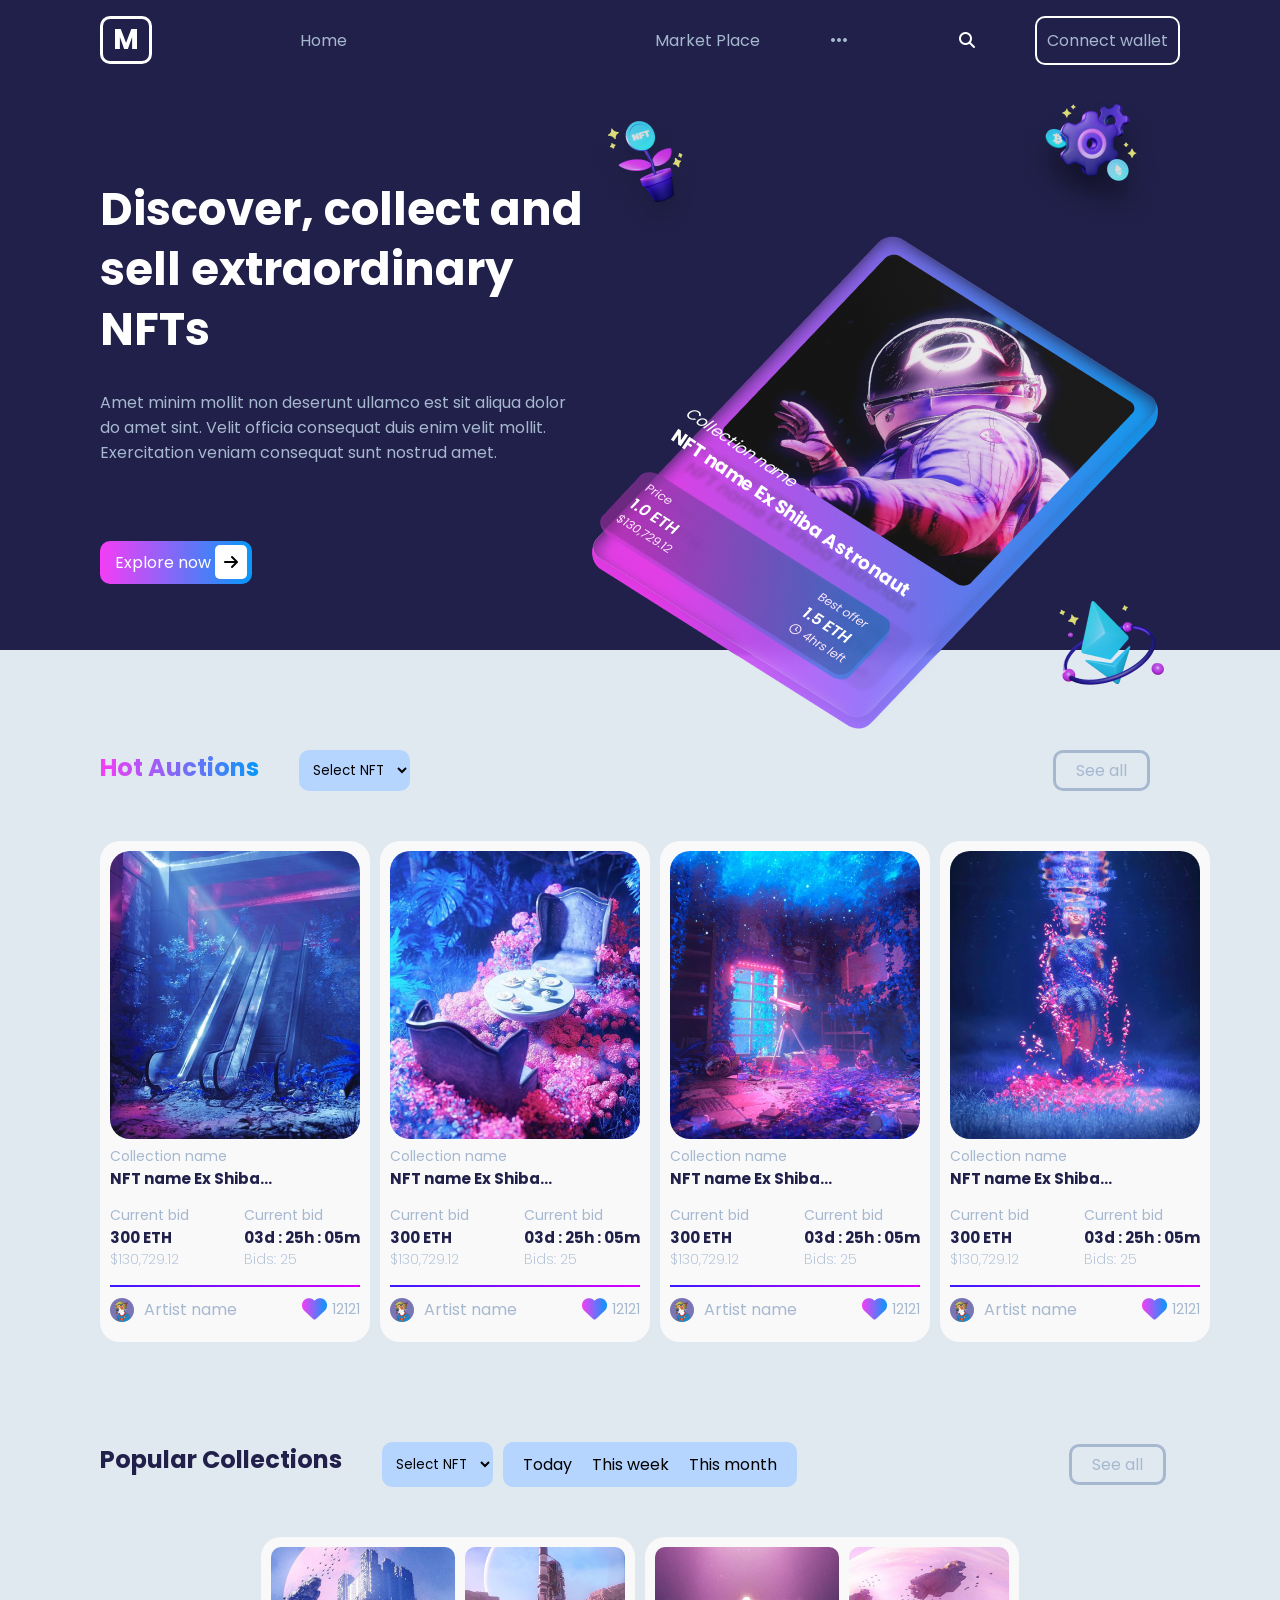
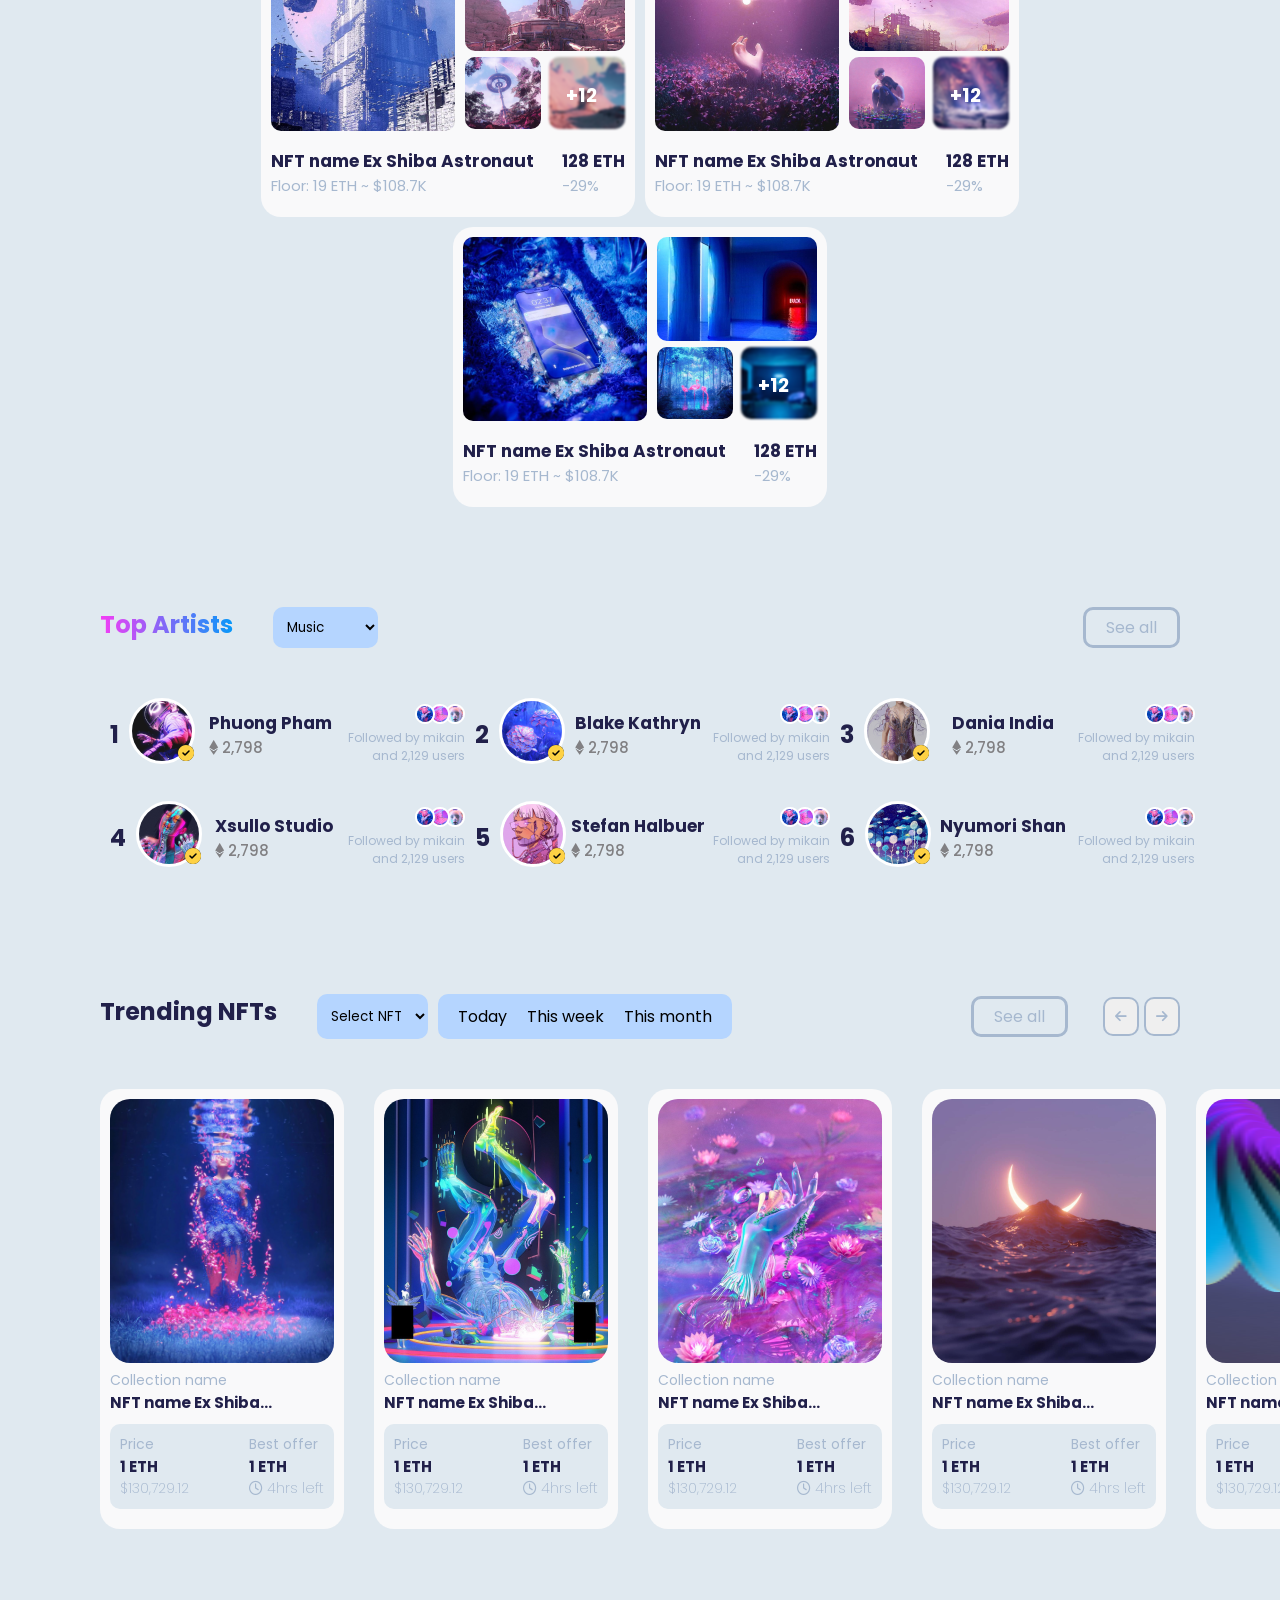
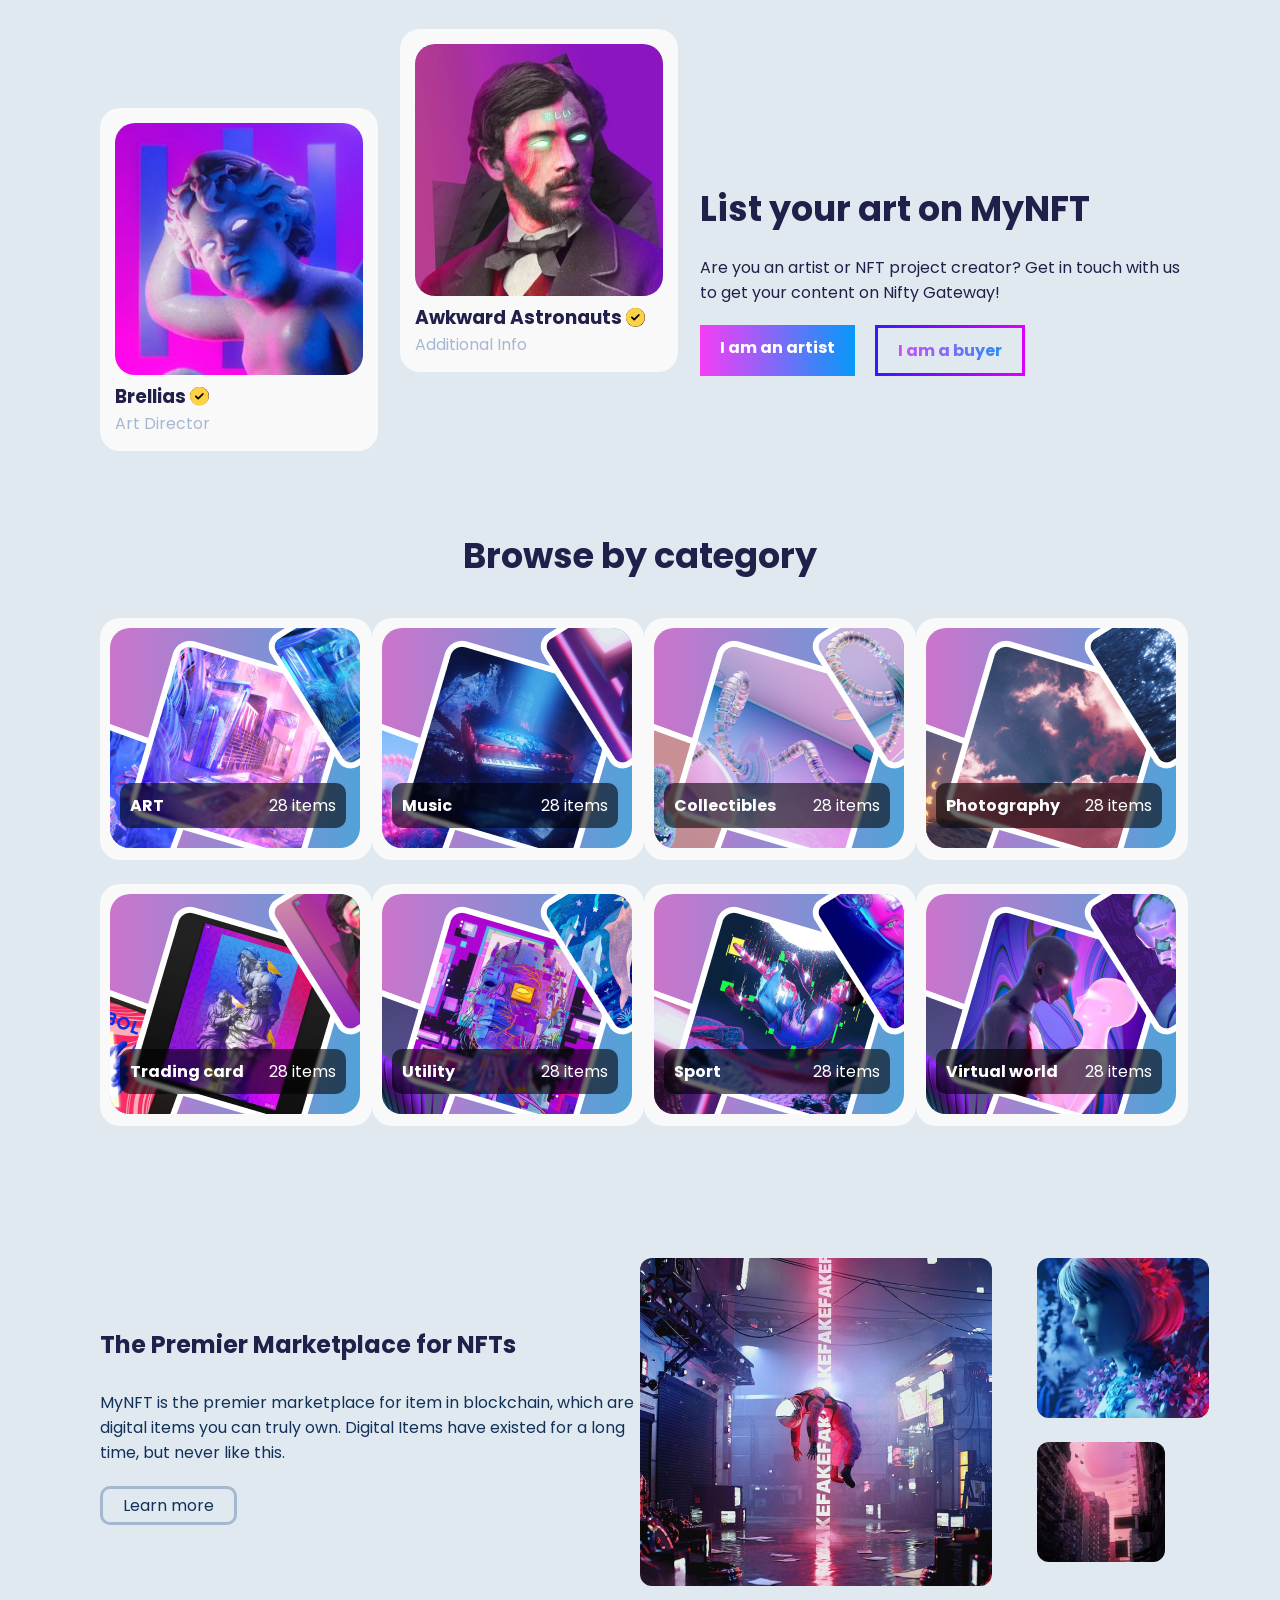
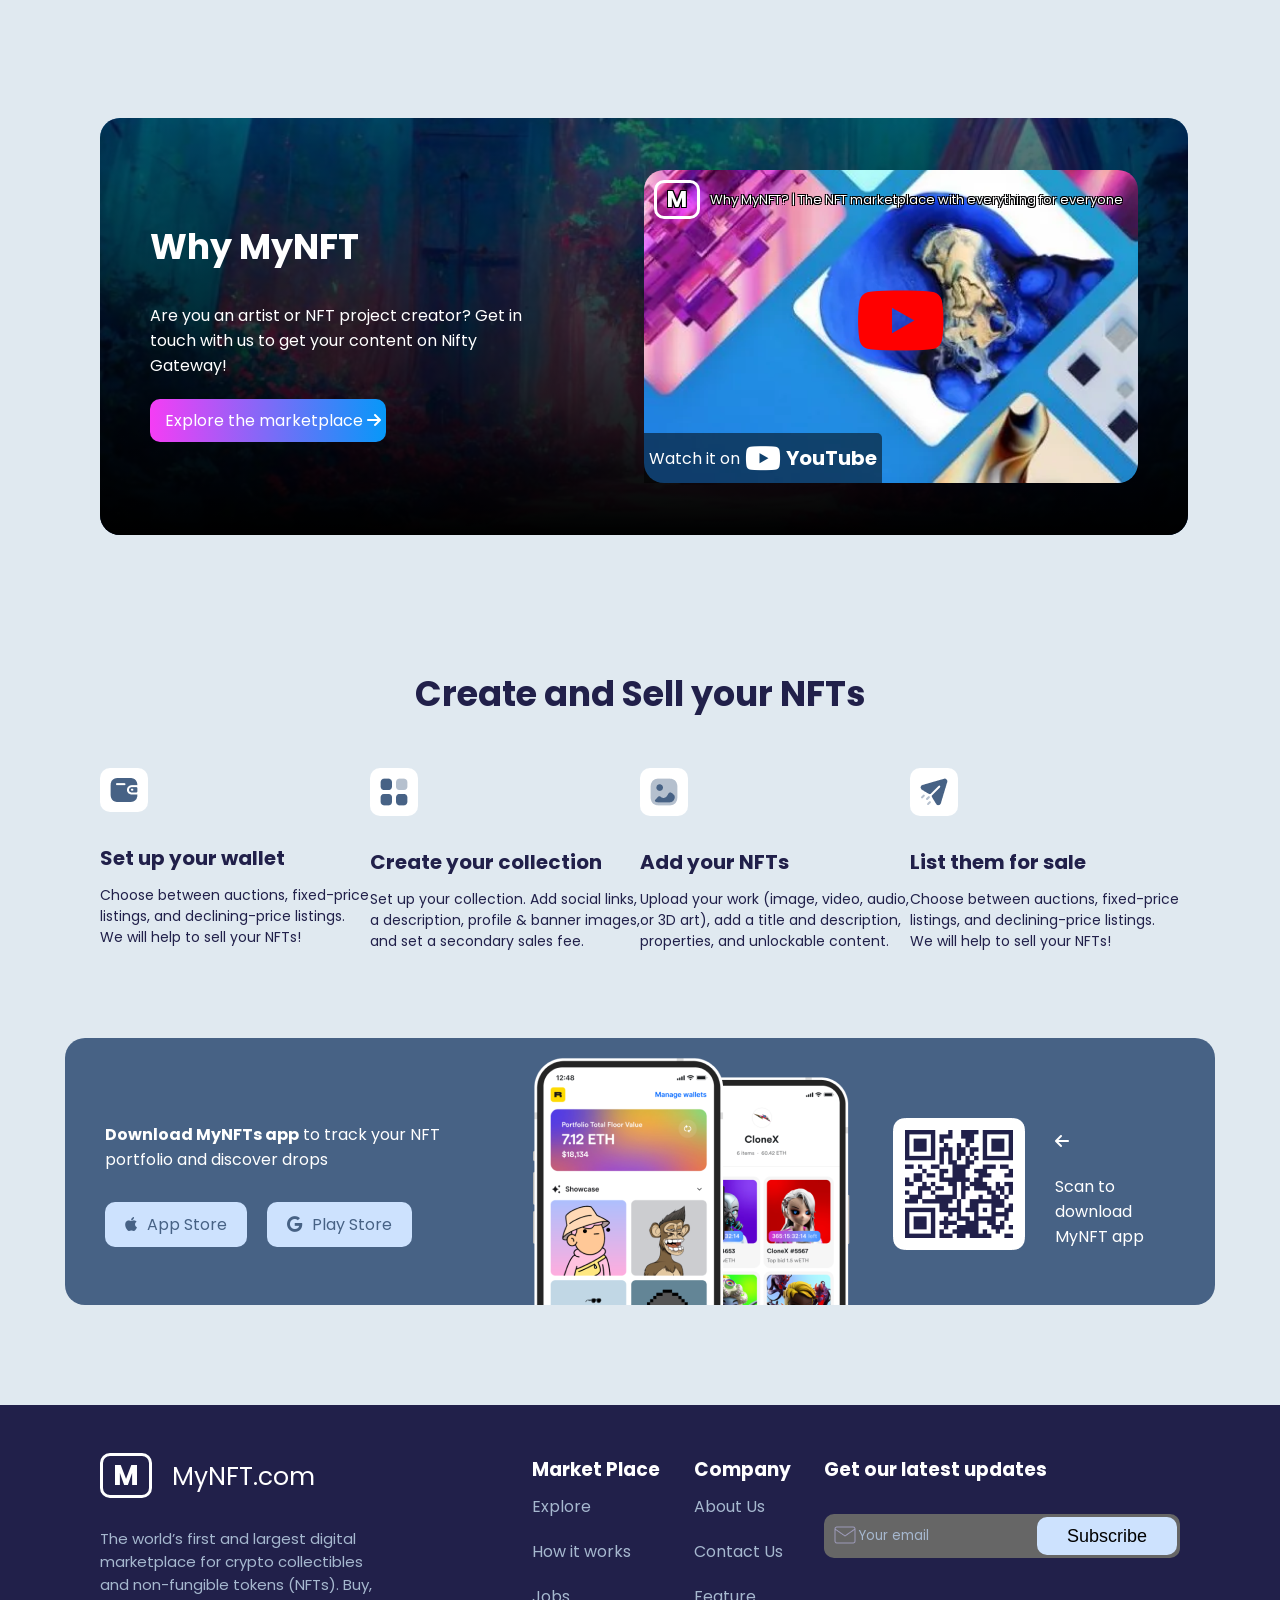
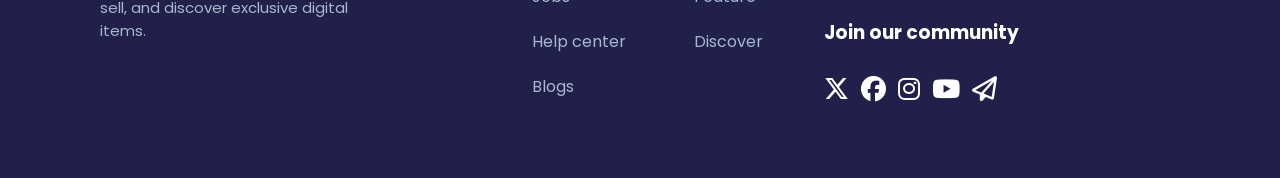
<file: index.html>
<!DOCTYPE html>
<html lang="en">

<head>
    <meta charset="UTF-8">
    <meta name="viewport" content="width=device-width, initial-scale=1.0">
    <title>JEFAN</title>
    <link rel="stylesheet" href="./styles/index.css">
    <link rel="stylesheet" href="https://cdnjs.cloudflare.com/ajax/libs/font-awesome/6.4.2/css/all.min.css"
        integrity="sha512-z3gLpd7yknf1YoNbCzqRKc4qyor8gaKU1qmn+CShxbuBusANI9QpRohGBreCFkKxLhei6S9CQXFEbbKuqLg0DA=="
        crossorigin="anonymous" referrerpolicy="no-referrer" />
</head>

<body>
    <!-- This is for the overlay search bar -->
    <div id="overlay">
        <form action="">
            <span id="close-btn">
                <i class="fa-solid fa-close "></i>Close
            </span>
            <input type="search" name="" placeholder="Search" id="search-bar">
        </form>
    </div>
    <!-- Mobile menu -->
    <section id="mobile-menu">
        <span id="close-btn" onclick="closeSideNavBar()">
            <i class="fa-solid fa-close "></i>
        </span>
        <ul class="mobile-menu-content">
            <li><a href="./index.html" class="mobile-menu-links">Home</a></li>
            <li class="dropdown">
                <span class="mobile-menu-links" id="marketplace-dropdown2" onclick="showMobileMarketDropdown()">Market
                    Place</span>
                <ul class="dropdown-content" id="mobile-marketplace-dropdown-content2">
                    <li class="li-bottom"><a href="./pages/collection.html"><i class="fa-solid fa-layer-group"></i>
                            Collections</a></li>
                    <li><a href="./pages/artist.html"><i class="fa-solid fa-user-group"></i>Artists</a></li>
                </ul>
            </li>
            <li><a href="./pages/nftOfArtist.html" class="mobile-menu-links">All NFTs</a></li>
            <li><a href="./pages/Activities.html" class="mobile-menu-links">Activities</a></li>
            <li><a href="./pages/nftDetailsLogedin.html" class="mobile-menu-links">Sign Up</a></li>
            <li><a href="./pages/listForSale.html" class="mobile-menu-links">List For Sale</a></li>
        </ul>
    </section>

    <header>
        <span class="logo">M</span>
        <nav>
            <ul class="nav-list">
                <li><a href="./index.html" class="nav-link home">Home</a></li>
                <li class="dropdown">
                    <span class="nav-link" id="marketplace-dropdown" onclick="showMarketPlaceMenu()">Market Place</span>
                    <ul class="dropdown-content" id="marketplace-dropdown-content">
                        <li class="li-bottom"><a href="#"><i class="fa-solid fa-layer-group"></i>
                                Collections</a></li>
                        <li><a href="#"><i class="fa-solid fa-user-group"></i>Artists</a></li>
                    </ul>
                </li>

            </ul>
            <span href="" class="toggle-dot" onclick="toggleBtnMenu()">...</span>
            <div class="extra-dropdown">
                <ul class="extra-dropdown-content" id="extra-dropdown-content">
                    <li><a href="#">List for sale</a></li>
                    <li><a href="#">Collection of artist</a></li>
                    <li><a href="#">Artist Register</a></li>
                    <li><a href="#">Error Page</a></li>
                    <li><a href="#">Profile settings</a></li>
                    <li><a href="#">Userpage</a></li>
                </ul>
            </div>
            <i class="fa-solid fa-magnifying-glass" id="fa-magnifying-glass"></i>
            <a href="./pages/connectWallet.html" class="connect-wallet-btn">Connect wallet</a>
            <i class="fa-solid fa-bars" onclick="showSideNav()"></i>
        </nav>
    </header>
    <main>
        <section class="hero-section">
            <div class="hero-left">
                <h1>Discover, collect and sell extraordinary NFTs</h1>
                <p>Amet minim mollit non deserunt ullamco est sit aliqua dolor do amet sint. Velit officia consequat
                    duis enim velit mollit. Exercitation veniam consequat sunt nostrud amet.</p>
                <a href="./pages/nftList1.html" class="hero-btn">Explore now <i class="fa-solid fa-arrow-right"></i></a>
            </div>
            <div class="hero-right">
                <img src="./images/index/09 Gear NFT.png" alt="" class="hero-stickers-1">
                <img src="./images/index/08 gear nft.png" alt="" class="hero-stickers-2">
                <img src="./images/index/07 Gear NFT.png" alt="" class="hero-stickers-3">
                <span class="hero-right-img">
                    <div class="collection-name">
                        <p>Collection name</p>
                        <h3>NFT name Ex Shiba Astronaut</h3>
                    </div>
                    <img src="./images/index/hero-Price.png" alt="" class="hero-price">
                    <img src="./images/index/hero-img.png" alt="" class="hero-img">

                </span>
            </div>
        </section>
        <section class="hot-auction">
            <div class="hot-auction-title-row">
                <div class="hot-auction-title-left">
                    <h1>Hot Auctions</h1>
                    <select name="" id="">
                        <option value="">Select NFT</option>
                        <option value="">Bitcoin</option>
                        <option value="">Ethereum</option>
                        <option value="">Usdt</option>
                        <option value="">Shiba Inu</option>
                    </select>
                </div>
                <div class="hot-auction-title-right">
                    <a href="" class="auction-see-all-link">See all</a>
                </div>
            </div>
            <div class="hot-auction-flex-container">
                <div class="hot-auction-flex-items">
                    <img src="./images/index/hot-auction-img1.png" alt="" class="hot-section-img">
                    <a href="./pages/nftDetailsLogedin.html">
                        <div class="collection-name">
                            <p>Collection name</p>
                            <h3>NFT name Ex Shiba...</h3>
                        </div>
                        <div class="current-bid">
                            <div class="current-bid-price">
                                <p>Current bid</p>
                                <h4>300 ETH</h4>
                                <h5>$130,729.12</h5>
                            </div>
                            <div class="current-bid-timer">
                                <p>Current bid</p>
                                <h4>03d : 25h : 05m</h4>
                                <h5>Bids: 25</h5>
                            </div>
                        </div>
                        <div class="profile-avatar">
                            <span class="profile-avatar-left">
                                <img src="./images/index/Avatar.png" alt="">
                                <p>Artist name</p>
                            </span>
                            <span class="profile-avatar-right">
                                <i class="fa-solid fa-heart"></i>
                                <p>12121</p>
                            </span>
                        </div>
                    </a>
                    <span class="hot-auction-hover-item-bid"> <i class="fa-solid fa-ellipsis-vertical"></i><a
                            href="./pages/nftDetailsLogedin.html">Place a bid</a></span>
                </div>
                <div class="hot-auction-flex-items">
                    <img src="./images/index/hot-auction-img2.png" alt="" class="hot-section-img">
                    <a href="./pages/nftDetailsLogedin.html">
                        <div class="collection-name">
                            <p>Collection name</p>
                            <h3>NFT name Ex Shiba...</h3>
                        </div>
                        <div class="current-bid">
                            <div class="current-bid-price">
                                <p>Current bid</p>
                                <h4>300 ETH</h4>
                                <h5>$130,729.12</h5>
                            </div>
                            <div class="current-bid-timer">
                                <p>Current bid</p>
                                <h4>03d : 25h : 05m</h4>
                                <h5>Bids: 25</h5>
                            </div>
                        </div>
                        <div class="profile-avatar">
                            <span class="profile-avatar-left">
                                <img src="./images/index/Avatar.png" alt="">
                                <p>Artist name</p>
                            </span>
                            <span class="profile-avatar-right">
                                <i class="fa-solid fa-heart"></i>
                                <p>12121</p>
                            </span>
                        </div>
                    </a>
                    <span class="hot-auction-hover-item-bid"> <i class="fa-solid fa-ellipsis-vertical"></i><a
                            href="./pages/nftDetailsLogedin.html">Place a bid</a></span>
                </div>
                <div class="hot-auction-flex-items">
                    <img src="./images/index/hot-auction-img3.png" alt="" class="hot-section-img">
                    <a href="./pages/nftDetailsLogedin.html">
                        <div class="collection-name">
                            <p>Collection name</p>
                            <h3>NFT name Ex Shiba...</h3>
                        </div>
                        <div class="current-bid">
                            <div class="current-bid-price">
                                <p>Current bid</p>
                                <h4>300 ETH</h4>
                                <h5>$130,729.12</h5>
                            </div>
                            <div class="current-bid-timer">
                                <p>Current bid</p>
                                <h4>03d : 25h : 05m</h4>
                                <h5>Bids: 25</h5>
                            </div>
                        </div>
                        <div class="profile-avatar">
                            <span class="profile-avatar-left">
                                <img src="./images/index/Avatar.png" alt="">
                                <p>Artist name</p>
                            </span>
                            <span class="profile-avatar-right">
                                <i class="fa-solid fa-heart"></i>
                                <p>12121</p>
                            </span>
                        </div>
                    </a>
                    <span class="hot-auction-hover-item-bid"> <i class="fa-solid fa-ellipsis-vertical"></i><a
                            href="./pages/nftDetailsLogedin.html">Place a bid</a></span>
                </div>
                <div class="hot-auction-flex-items">
                    <img src="./images/index/hot-auction-img4.png" alt="" class="hot-section-img">
                    <a href="./pages/nftDetailsLogedin.html">
                        <div class="collection-name">
                            <p>Collection name</p>
                            <h3>NFT name Ex Shiba...</h3>
                        </div>
                        <div class="current-bid">
                            <div class="current-bid-price">
                                <p>Current bid</p>
                                <h4>300 ETH</h4>
                                <h5>$130,729.12</h5>
                            </div>
                            <div class="current-bid-timer">
                                <p>Current bid</p>
                                <h4>03d : 25h : 05m</h4>
                                <h5>Bids: 25</h5>
                            </div>
                        </div>
                        <div class="profile-avatar">
                            <span class="profile-avatar-left">
                                <img src="./images/index/Avatar.png" alt="">
                                <p>Artist name</p>
                            </span>
                            <span class="profile-avatar-right">
                                <i class="fa-solid fa-heart"></i>
                                <p>12121</p>
                            </span>
                        </div>
                    </a>
                    <span class="hot-auction-hover-item-bid"> <i class="fa-solid fa-ellipsis-vertical"></i><a
                            href="./pages/nftDetailsLogedin.html">Place a bid</a></span>
                </div>
            </div>
        </section>
        <section class="popular-collection">
            <div class="popular-collection-title-row">
                <div class="title-row-left">
                    <h1>Popular Collections</h1>
                    <select name="" id="">
                        <option value="">Select NFT</option>
                        <option value="">Bitcoin</option>
                        <option value="">Ethereum</option>
                        <option value="">Usdt</option>
                        <option value="">Shiba Inu</option>
                    </select>
                    <span class="title-row-days">
                        <p>Today</p>
                        <p>This week</p>
                        <p>This month</p>
                    </span>
                </div>
                <div class="title-row-right">
                    <a href="./pages/collection.html" class="auction-see-all-link">See all</a>
                </div>
            </div>
            <div class="popular-collection-flex-container">
                <div class="popular-collection-flex-items">
                    <a href="./pages/collectionDetail.html">
                        <div class="img-section">
                            <div class="img-section-left">
                                <img src="./images/index/popular-collection-flex-item1-img1.png" alt=""
                                    class="img-section-big-img">
                            </div>
                            <div class="img-section-right">
                                <img src="./images/index/popular-collection-flex-item1-img2.png" alt=""
                                    class="img-section-small-img">
                                <img src="./images/index/popular-collection-flex-item1-img3.png" alt=""
                                    class="img-section-smaller-img">
                                <span>
                                    <img src="./images/index/popular-collection-flex-item1-more-img.png" alt=""
                                        class="img-section-smaller-img more-img">
                                    <h3>+12</h3>
                                </span>

                            </div>
                        </div>
                        <div class="info-section">
                            <span>
                                <h2>NFT name Ex Shiba Astronaut</h2>
                                <p>Floor: 19 ETH ~ $108.7K</p>
                            </span>
                            <span>
                                <h2>128 ETH</h2>
                                <p>-29%</p>
                            </span>
                        </div>
                    </a>
                </div>
                <div class="popular-collection-flex-items">
                    <a href="./pages/collectionDetail.html">
                        <div class="img-section">
                            <div class="img-section-left">
                                <img src="./images/index/popular-collection-flex-item2-img1.png" alt=""
                                    class="img-section-big-img">
                            </div>
                            <div class="img-section-right">
                                <img src="./images/index/popular-collection-flex-item2-img2.png" alt=""
                                    class="img-section-small-img">
                                <img src="./images/index/popular-collection-flex-item2-img3.png" alt=""
                                    class="img-section-smaller-img">
                                <span>
                                    <img src="./images/index/popular-collection-flex-item2-more-img.png" alt=""
                                        class="img-section-smaller-img more-img">
                                    <h3>+12</h3>
                                </span>

                            </div>
                        </div>
                        <div class="info-section">
                            <span>
                                <h2>NFT name Ex Shiba Astronaut</h2>
                                <p>Floor: 19 ETH ~ $108.7K</p>
                            </span>
                            <span>
                                <h2>128 ETH</h2>
                                <p>-29%</p>
                            </span>
                        </div>
                    </a>
                </div>
                <div class="popular-collection-flex-items">
                    <a href="./pages/collectionDetail.html">
                        <div class="img-section">
                            <div class="img-section-left">
                                <img src="./images/index/popular-collection-flex-item3-img1.png" alt=""
                                    class="img-section-big-img">
                            </div>
                            <div class="img-section-right">
                                <img src="./images/index/popular-collection-flex-item3-img2.png" alt=""
                                    class="img-section-small-img">
                                <img src="./images/index/popular-collection-flex-item3-img3.png" alt=""
                                    class="img-section-smaller-img">
                                <span>
                                    <img src="./images/index/popular-collection-flex-item3-more-img.png" alt=""
                                        class="img-section-smaller-img more-img">
                                    <h3>+12</h3>
                                </span>

                            </div>
                        </div>
                        <div class="info-section">
                            <span>
                                <h2>NFT name Ex Shiba Astronaut</h2>
                                <p>Floor: 19 ETH ~ $108.7K</p>
                            </span>
                            <span>
                                <h2>128 ETH</h2>
                                <p>-29%</p>
                            </span>
                        </div>
                    </a>
                </div>
            </div>
        </section>
        <section class="top-artist-collection">
            <div class="top-artist-title-row">
                <div class="top-artist-left">
                    <h1>Top Artists</h1>
                    <select name="" id="">
                        <option value="">Music</option>
                        <option value="">Bitcoin</option>
                        <option value="">Ethereum</option>
                        <option value="">Usdt</option>
                        <option value="">Shiba Inu</option>
                    </select>
                </div>
                <div class="top-artist-right">
                    <a href="" class="auction-see-all-link">See all</a>

                </div>
            </div>
            <div class="top-artist-container">
                <div class="top-artist-items top-artist-items1">
                    <span class="profile-pics">
                        <h1>1</h1>
                        <div class="profile-verified">
                            <a href="./pages/artist.html">
                                <img src="./images/index/top-artist-profile-img1.png" alt="">
                                <i class="fa-solid fa-circle-check"></i>
                            </a>

                        </div>
                    </span>
                    <span class="profile-name">
                        <h3><a href="./pages/artist.html">Phuong Pham</a></h3>
                        <p><i class="fa-brands fa-ethereum"></i> 2,798</p>
                    </span>
                    <span class="followers">
                        <div class="followers-display-pic">
                            <img src="./images/index/top-artist-followers-img1.png" alt=""
                                class="followers-display-pic1"><img src="./images/index/top-artist-followers-img2.png"
                                alt="" class="followers-display-pic2"><img
                                src="./images/index/top-artist-followers-img3.png" alt=""
                                class="followers-display-pic3">
                        </div>
                        <p>Followed by mikain and 2,129 users</p>
                    </span>
                </div>
                <div class="top-artist-items top-artist-items2">
                    <span class="profile-pics">
                        <h1>2</h1>
                        <div class="profile-verified">
                            <a href="./pages/artist.html">
                                <img src="./images/index/top-artist-profile-img2.png" alt="">
                                <i class="fa-solid fa-circle-check"></i>
                            </a>
                        </div>
                    </span>
                    <span class="profile-name">
                        <h3><a href="./pages/artist.html">Blake Kathryn</a></h3>
                        <p><i class="fa-brands fa-ethereum"></i> 2,798</p>
                    </span>
                    <span class="followers">
                        <div class="followers-display-pic">
                            <img src="./images/index/top-artist-followers-img1.png" alt=""
                                class="followers-display-pic1"><img src="./images/index/top-artist-followers-img2.png"
                                alt="" class="followers-display-pic2"><img
                                src="./images/index/top-artist-followers-img3.png" alt=""
                                class="followers-display-pic3">
                        </div>
                        <p>Followed by mikain and 2,129 users</p>
                    </span>
                </div>
                <div class="top-artist-items top-artist-items3">
                    <span class="profile-pics">
                        <h1>3</h1>
                        <div class="profile-verified">
                            <a href="./pages/artist.html">
                                <img src="./images/index/top-artist-profile-img3.png" alt="">
                                <i class="fa-solid fa-circle-check"></i>
                            </a>
                        </div>
                    </span>
                    <span class="profile-name">
                        <h3><a href="./pages/artist.html">Dania India</a></h3>
                        <p><i class="fa-brands fa-ethereum"></i> 2,798</p>
                    </span>
                    <span class="followers">
                        <div class="followers-display-pic">
                            <img src="./images/index/top-artist-followers-img1.png" alt=""
                                class="followers-display-pic1"><img src="./images/index/top-artist-followers-img2.png"
                                alt="" class="followers-display-pic2"><img
                                src="./images/index/top-artist-followers-img3.png" alt=""
                                class="followers-display-pic3">
                        </div>
                        <p>Followed by mikain and 2,129 users</p>
                    </span>
                </div>
                <div class="top-artist-items top-artist-items4">
                    <span class="profile-pics">
                        <h1>4</h1>
                        <div class="profile-verified">
                            <a href="./pages/artist.html">
                                <img src="./images/index/top-artist-profile-img4.png" alt="">
                                <i class="fa-solid fa-circle-check"></i>
                            </a>
                        </div>
                    </span>
                    <span class="profile-name">
                        <h3><a href="./pages/artist.html">Xsullo Studio</a></h3>
                        <p><i class="fa-brands fa-ethereum"></i> 2,798</p>
                    </span>
                    <span class="followers">
                        <div class="followers-display-pic">
                            <img src="./images/index/top-artist-followers-img1.png" alt=""
                                class="followers-display-pic1"><img src="./images/index/top-artist-followers-img2.png"
                                alt="" class="followers-display-pic2"><img
                                src="./images/index/top-artist-followers-img3.png" alt=""
                                class="followers-display-pic3">
                        </div>
                        <p>Followed by mikain and 2,129 users</p>
                    </span>
                </div>
                <div class="top-artist-items top-artist-items5">
                    <span class="profile-pics">
                        <h1>5</h1>
                        <div class="profile-verified">
                            <a href="./pages/artist.html">
                                <img src="./images/index/top-artist-profile-img5.png" alt="">
                                <i class="fa-solid fa-circle-check"></i>
                            </a>
                        </div>
                    </span>
                    <span class="profile-name">
                        <h3><a href="./pages/artist.html">Stefan Halbuer</a></h3>
                        <p><i class="fa-brands fa-ethereum"></i> 2,798</p>
                    </span>
                    <span class="followers">
                        <div class="followers-display-pic">
                            <img src="./images/index/top-artist-followers-img1.png" alt=""
                                class="followers-display-pic1"><img src="./images/index/top-artist-followers-img2.png"
                                alt="" class="followers-display-pic2"><img
                                src="./images/index/top-artist-followers-img3.png" alt=""
                                class="followers-display-pic3">
                        </div>
                        <p>Followed by mikain and 2,129 users</p>
                    </span>
                </div>
                <div class="top-artist-items top-artist-items6">
                    <span class="profile-pics">
                        <h1>6</h1>
                        <div class="profile-verified">
                            <a href="./pages/artist.html">
                                <img src="./images/index/top-artist-profile-img6.png" alt="">
                                <i class="fa-solid fa-circle-check"></i>
                            </a>
                        </div>
                    </span>
                    <span class="profile-name">
                        <h3><a href="./pages/artist.html">Nyumori Shan</a></h3>
                        <p><i class="fa-brands fa-ethereum"></i> 2,798</p>
                    </span>
                    <span class="followers">
                        <div class="followers-display-pic">
                            <img src="./images/index/top-artist-followers-img1.png" alt=""
                                class="followers-display-pic1"><img src="./images/index/top-artist-followers-img2.png"
                                alt="" class="followers-display-pic2"><img
                                src="./images/index/top-artist-followers-img3.png" alt=""
                                class="followers-display-pic3">
                        </div>
                        <p>Followed by mikain and 2,129 users</p>
                    </span>
                </div>
            </div>
        </section>
        <section class="trending-nft">
            <div class="trending-nft-title-row">
                <div class="title-row-left">
                    <h1>Trending NFTs</h1>
                    <select name="" id="">
                        <option value="">Select NFT</option>
                        <option value="">Bitcoin</option>
                        <option value="">Ethereum</option>
                        <option value="">Usdt</option>
                        <option value="">Shiba Inu</option>
                    </select>
                    <span class="title-row-days">
                        <p>Today</p>
                        <p>This week</p>
                        <p>This month</p>
                    </span>
                </div>
                <div class="title-row-right">
                    <a href="./" class="auction-see-all-link">See all</a>
                    <button onclick="hideSlides(-1)">
                        <i class="fa-solid fa-arrow-left"></i>
                    </button>
                    <button onclick="showSlides(1)">
                        <i class="fa-solid fa-arrow-right"></i>
                    </button>
                </div>
            </div>
            <div class="trending-nft-flex-container" id="see-all-elem">
                <div class="trending-nft-flex-items">
                    <img src="./images/index/hot-auction-img4.png" alt="" class="trending-nft-img">
                    <div class="collection-name">
                        <p>Collection name</p>
                        <h3>NFT name Ex Shiba...</h3>
                    </div>
                    <div class="current-bid">
                        <div class="current-bid-price">
                            <p>Price</p>
                            <h4>1 ETH</h4>
                            <h5>$130,729.12</h5>
                        </div>
                        <div class="best-offer-timer">
                            <p>Best offer</p>
                            <h4>1 ETH</h4>
                            <h5><i class="fa-regular fa-clock"></i> 4hrs left</h5>
                        </div>
                    </div>
                </div>
                <div class="trending-nft-flex-items">
                    <img src="./images/index/trending-nft-img2.png" alt="" class="trending-nft-img">
                    <div class="collection-name">
                        <p>Collection name</p>
                        <h3>NFT name Ex Shiba...</h3>
                    </div>
                    <div class="current-bid">
                        <div class="current-bid-price">
                            <p>Price</p>
                            <h4>1 ETH</h4>
                            <h5>$130,729.12</h5>
                        </div>
                        <div class="best-offer-timer">
                            <p>Best offer</p>
                            <h4>1 ETH</h4>
                            <h5><i class="fa-regular fa-clock"></i> 4hrs left</h5>
                        </div>
                    </div>
                </div>
                <div class="trending-nft-flex-items">
                    <img src="./images/index/trending-nft-img3.png" alt="" class="trending-nft-img">
                    <div class="collection-name">
                        <p>Collection name</p>
                        <h3>NFT name Ex Shiba...</h3>
                    </div>
                    <div class="current-bid">
                        <div class="current-bid-price">
                            <p>Price</p>
                            <h4>1 ETH</h4>
                            <h5>$130,729.12</h5>
                        </div>
                        <div class="best-offer-timer">
                            <p>Best offer</p>
                            <h4>1 ETH</h4>
                            <h5><i class="fa-regular fa-clock"></i> 4hrs left</h5>
                        </div>
                    </div>
                </div>
                <div class="trending-nft-flex-items">
                    <img src="./images/index/trending-nft-img4.png" alt="" class="trending-nft-img">
                    <div class="collection-name">
                        <p>Collection name</p>
                        <h3>NFT name Ex Shiba...</h3>
                    </div>
                    <div class="current-bid">
                        <div class="current-bid-price">
                            <p>Price</p>
                            <h4>1 ETH</h4>
                            <h5>$130,729.12</h5>
                        </div>
                        <div class="best-offer-timer">
                            <p>Best offer</p>
                            <h4>1 ETH</h4>
                            <h5><i class="fa-regular fa-clock"></i> 4hrs left</h5>
                        </div>
                    </div>
                </div>
                <div class="trending-nft-flex-items">
                    <img src="./images/index/trending-nft-img5.png" alt="" class="trending-nft-img">
                    <div class="collection-name">
                        <p>Collection name</p>
                        <h3>NFT name Ex Shiba...</h3>
                    </div>
                    <div class="current-bid">
                        <div class="current-bid-price">
                            <p>Price</p>
                            <h4>1 ETH</h4>
                            <h5>$130,729.12</h5>
                        </div>
                        <div class="best-offer-timer">
                            <p>Best offer</p>
                            <h4>1 ETH</h4>
                            <h5><i class="fa-regular fa-clock"></i> 4hrs left</h5>
                        </div>
                    </div>
                </div>
                <div class="trending-nft-flex-items">
                    <img src="./images/index/trending-nft-img5.png" alt="" class="trending-nft-img">
                    <div class="collection-name">
                        <p>Collection name</p>
                        <h3>NFT name Ex Shiba...</h3>
                    </div>
                    <div class="current-bid">
                        <div class="current-bid-price">
                            <p>Price</p>
                            <h4>1 ETH</h4>
                            <h5>$130,729.12</h5>
                        </div>
                        <div class="best-offer-timer">
                            <p>Best offer</p>
                            <h4>1 ETH</h4>
                            <h5><i class="fa-regular fa-clock"></i> 4hrs left</h5>
                        </div>
                    </div>
                </div>
                <div class="trending-nft-flex-items">
                    <img src="./images/index/trending-nft-img5.png" alt="" class="trending-nft-img">
                    <div class="collection-name">
                        <p>Collection name</p>
                        <h3>NFT name Ex Shiba...</h3>
                    </div>
                    <div class="current-bid">
                        <div class="current-bid-price">
                            <p>Price</p>
                            <h4>1 ETH</h4>
                            <h5>$130,729.12</h5>
                        </div>
                        <div class="best-offer-timer">
                            <p>Best offer</p>
                            <h4>1 ETH</h4>
                            <h5><i class="fa-regular fa-clock"></i> 4hrs left</h5>
                        </div>
                    </div>
                </div>
                <div class="trending-nft-flex-items">
                    <img src="./images/index/trending-nft-img5.png" alt="" class="trending-nft-img">
                    <div class="collection-name">
                        <p>Collection name</p>
                        <h3>NFT name Ex Shiba...</h3>
                    </div>
                    <div class="current-bid">
                        <div class="current-bid-price">
                            <p>Price</p>
                            <h4>1 ETH</h4>
                            <h5>$130,729.12</h5>
                        </div>
                        <div class="best-offer-timer">
                            <p>Best offer</p>
                            <h4>1 ETH</h4>
                            <h5><i class="fa-regular fa-clock"></i> 4hrs left</h5>
                        </div>
                    </div>
                </div>
            </div>
        </section>
        <section class="art-list">
            <div class="art-list-flex-item1">
                <span class="info">
                    <img src="./images/index/art-list-img1.png" alt="" class="art-list-img">

                    <h3>Brellias <i class="fa-solid fa-circle-check"></i></h3>
                    <p>Art Director</p>
                </span>
            </div>
            <div class="art-list-flex-item2">
                <span class="info">
                    <img src="./images/index/art-list-img2.png" alt="" class="art-list-img">
                    <h3>Awkward Astronauts <i class="fa-solid fa-circle-check"></i></h3>
                    <p>Additional Info</p>
                </span>
            </div>
            <div class="art-list-right">
                <h1>List your art on MyNFT</h1>
                <p>Are you an artist or NFT project creator? Get in touch with us to get your content on Nifty Gateway!
                </p>
                <span>
                    <a href="" class="artist-btn1">I am an artist</a>
                    <a href="" class="artist-btn2">I am a buyer</a>
                </span>
            </div>
        </section>
        <section class="browse-category">
            <h1>Browse by category</h1>
            <div class="browse-flex-container">
                <div class="browse-flex-item">
                    <span class="img-stack">
                        <img src="./images/index/browse-category-item1-img1.png" alt=""
                            class="browse-category-item1-img1">
                        <img src="./images/index/browse-category-item1-img2.png" alt=""
                            class="browse-category-item1-img2">
                        <img src="./images/index/browse-category-item1-img3.png" alt=""
                            class="browse-category-item1-img3">
                        <span class="floating-text">
                            <h3>ART</h3>
                            <p>28 items</p>
                        </span>
                    </span>
                </div>
                <div class="browse-flex-item">
                    <span class="img-stack">
                        <img src="./images/index/browse-category-item2-img1.png" alt=""
                            class="browse-category-item1-img1">
                        <img src="./images/index/browse-category-item2-img2.png" alt=""
                            class="browse-category-item1-img2">
                        <img src="./images/index/browse-category-item2-img3.png" alt=""
                            class="browse-category-item1-img3">
                        <span class="floating-text">
                            <h3>Music</h3>
                            <p>28 items</p>
                        </span>
                    </span>
                </div>
                <div class="browse-flex-item">
                    <span class="img-stack">
                        <img src="./images/index/browse-category-item3-img1.png" alt=""
                            class="browse-category-item1-img1">
                        <img src="./images/index/browse-category-item3-img2.png" alt=""
                            class="browse-category-item1-img2">
                        <img src="./images/index/browse-category-item3-img3.png" alt=""
                            class="browse-category-item1-img3">
                        <span class="floating-text">
                            <h3>Collectibles</h3>
                            <p>28 items</p>
                        </span>
                    </span>
                </div>
                <div class="browse-flex-item">
                    <span class="img-stack">
                        <img src="./images/index/browse-category-item4-img1.png" alt=""
                            class="browse-category-item1-img1">
                        <img src="./images/index/browse-category-item4-img2.png" alt=""
                            class="browse-category-item1-img2">
                        <img src="./images/index/browse-category-item4-img3.png" alt=""
                            class="browse-category-item1-img3">
                        <span class="floating-text">
                            <h3>Photography</h3>
                            <p>28 items</p>
                        </span>
                    </span>
                </div>
                <div class="browse-flex-item">
                    <span class="img-stack">
                        <img src="./images/index/browse-category-item5-img1.png" alt=""
                            class="browse-category-item1-img1">
                        <img src="./images/index/browse-category-item5-img2.png" alt=""
                            class="browse-category-item1-img2">
                        <img src="./images/index/browse-category-item5-img3.png" alt=""
                            class="browse-category-item1-img3">
                        <span class="floating-text">
                            <h3>Trading card</h3>
                            <p>28 items</p>
                        </span>
                    </span>
                </div>
                <div class="browse-flex-item">
                    <span class="img-stack">
                        <img src="./images/index/browse-category-item6-img1.png" alt=""
                            class="browse-category-item1-img1">
                        <img src="./images/index/browse-category-item6-img2.png" alt=""
                            class="browse-category-item1-img2">
                        <img src="./images/index/browse-category-item6-img3.png" alt=""
                            class="browse-category-item1-img3">
                        <span class="floating-text">
                            <h3>Utility</h3>
                            <p>28 items</p>
                        </span>
                    </span>
                </div>
                <div class="browse-flex-item">
                    <span class="img-stack">
                        <img src="./images/index/browse-category-item7-img1.png" alt=""
                            class="browse-category-item1-img1">
                        <img src="./images/index/browse-category-item7-img2.png" alt=""
                            class="browse-category-item1-img2">
                        <img src="./images/index/browse-category-item7-img3.png" alt=""
                            class="browse-category-item1-img3">
                        <span class="floating-text">
                            <h3>Sport</h3>
                            <p>28 items</p>
                        </span>
                    </span>
                </div>
                <div class="browse-flex-item">
                    <span class="img-stack">
                        <img src="./images/index/browse-category-item8-img1.png" alt=""
                            class="browse-category-item1-img1">
                        <img src="./images/index/browse-category-item8-img2.png" alt=""
                            class="browse-category-item1-img2">
                        <img src="./images/index/browse-category-item8-img3.png" alt=""
                            class="browse-category-item1-img3">
                        <span class="floating-text">
                            <h3>Virtual world</h3>
                            <p>28 items</p>
                        </span>
                    </span>
                </div>
            </div>
        </section>
        <section class="premier-marketplace">
            <div class="premier-marketplace-left">
                <h1>The Premier Marketplace for NFTs</h1>
                <p>
                    MyNFT is the premier marketplace for item in blockchain, which are digital
                    items you can truly own. Digital Items have existed for a long time, but
                    never like this.
                </p>
                <a href="" class="learn-more-btn">Learn more</a>

            </div>
            <div class="premier-marketplace-right">
                <img src="./images/index/premier-marketplace-big-img1.png" alt="" class="premier-marketplace-big-img">
                <img src="./images/index/premier-marketplace-small-img.png" alt=""
                    class="premier-marketplace-small-img">
                <img src="./images/index/premier-marketplace-smaller-img.png" alt=""
                    class="premier-marketplace-smaller-img">
            </div>
        </section>
        <section class="why-nft">
            <div class="darkbackground"></div>
            <div class="why-nft-left">
                <h1>Why MyNFT</h1>
                <p>
                    Are you an artist or NFT project creator? Get in touch
                    with us to get your content on Nifty Gateway!
                </p>
                <a href="" class="marketplace-btn">Explore the marketplace <i class="fa-solid fa-arrow-right"></i></a>
            </div>
            <div class="why-nft-right">
                <a href="https://youtu.be/YQ_xWvX1n9g"><i class="fa-brands fa-youtube fa-5x fa-youtube-big"></i></a>
                <span class="watch-info">
                    <a href="https://youtu.be/YQ_xWvX1n9g">
                        Watch it on
                        <i class="fa-brands fa-youtube fa-2x"></i>
                        <h2>YouTube</h2>
                    </a>

                </span>
                <div>
                    <span class="about-vid-info">M</span>
                    <p> Why MyNFT? | The NFT marketplace with everything for everyone</p>
                </div>

            </div>
        </section>
        <section class="sell-nft">
            <h1>Create and Sell your NFTs</h1>
            <div class="sell-nft-flex-container">
                <div class="sell-nft-flex-items">
                    <img src="./images/index/Wallet.png" alt="">
                    <a href="">Set up your wallet</a>
                    <p>Choose between auctions, fixed-price listings, and declining-price listings. We will help to sell
                        your NFTs!</p>
                </div>
                <div class="sell-nft-flex-items">
                    <img src="./images/index/collection-icon.png" alt="">
                    <a href="">Create your collection</a>
                    <p>Set up your collection. Add social links, a description, profile & banner images, and set a
                        secondary sales fee.</p>
                </div>
                <div class="sell-nft-flex-items">
                    <img src="./images/index/gallery-icon.png" alt="">
                    <a href="">Add your NFTs</a>
                    <p>Upload your work (image, video, audio, or 3D art), add a title and description, properties, and
                        unlockable content.</p>
                </div>
                <div class="sell-nft-flex-items">
                    <img src="./images/index/Send-paper-plane.png" alt="">
                    <a href="">List them for sale</a>
                    <p>Choose between auctions, fixed-price listings, and declining-price listings. We will help to sell
                        your NFTs!</p>
                </div>
            </div>
        </section>
        <section class="app-download">
            <div class="download-info">
                <p><b>Download MyNFTs app</b> to track your NFT portfolio and discover drops</p>
                <span>
                    <a href=""><i class="fa-brands fa-apple"></i>App Store</a>
                    <a href=""><i class="fa-brands fa-google"></i>Play Store</a>
                </span>
            </div>
            <div class="download-display">
                <img src="./images/index/app-download-img.png" alt="" class="download-display-img">
            </div>
            <div class="qr-code-group">
                <img src="./images/index/Qr-code.png" alt="">
                <span>
                    <i class="fa-solid fa-arrow-left"></i>
                    <p>Scan to download MyNFT app</p>
                </span>
            </div>
        </section>
    </main>
    <footer>
        <section class="footer-left">
            <div><span>M</span><a href="index.html">MyNFT.com</a></div>
            <p>The world’s first and largest digital marketplace for crypto collectibles and non-fungible tokens (NFTs).
                Buy, sell, and discover exclusive digital items.</p>
        </section>
        <section class="footer-right">
            <ul>
                <h3>Market Place</h3>
                <li><a href="" class="footer-nav-links">Explore</a></li>
                <li><a href="" class="footer-nav-links">How it works</a></li>
                <li><a href="" class="footer-nav-links">Jobs</a></li>
                <li><a href="" class="footer-nav-links">Help center</a></li>
                <li><a href="" class="footer-nav-links">Blogs</a></li>
            </ul>
            <ul>
                <h3>Company</h3>
                <li><a href="" class="footer-nav-links">About Us</a></li>
                <li><a href="" class="footer-nav-links">Contact Us</a></li>
                <li><a href="" class="footer-nav-links">Feature</a></li>
                <li><a href="" class="footer-nav-links">Discover</a></li>
            </ul>
            <div class="newsletter-section">
                <h3>Get our latest updates</h3>
                <form action="">
                    <input type="email" name="" id="" placeholder="Your email" maxlength="19">
                    <button class="subscribe-btn">Subscribe</button>
                </form>
                <span>
                    <h3>Join our community</h3>
                    <i class="fa-brands fa-x-twitter"></i>
                    <i class="fa-brands fa-facebook"></i>
                    <i class="fa-brands fa-instagram"></i>
                    <i class="fa-brands fa-youtube"></i>
                    <i class="fa-regular fa-paper-plane"></i>
                </span>
            </div>
        </section>
    </footer>

    <script src="index.js"></script>
</body>

</html>
</file>
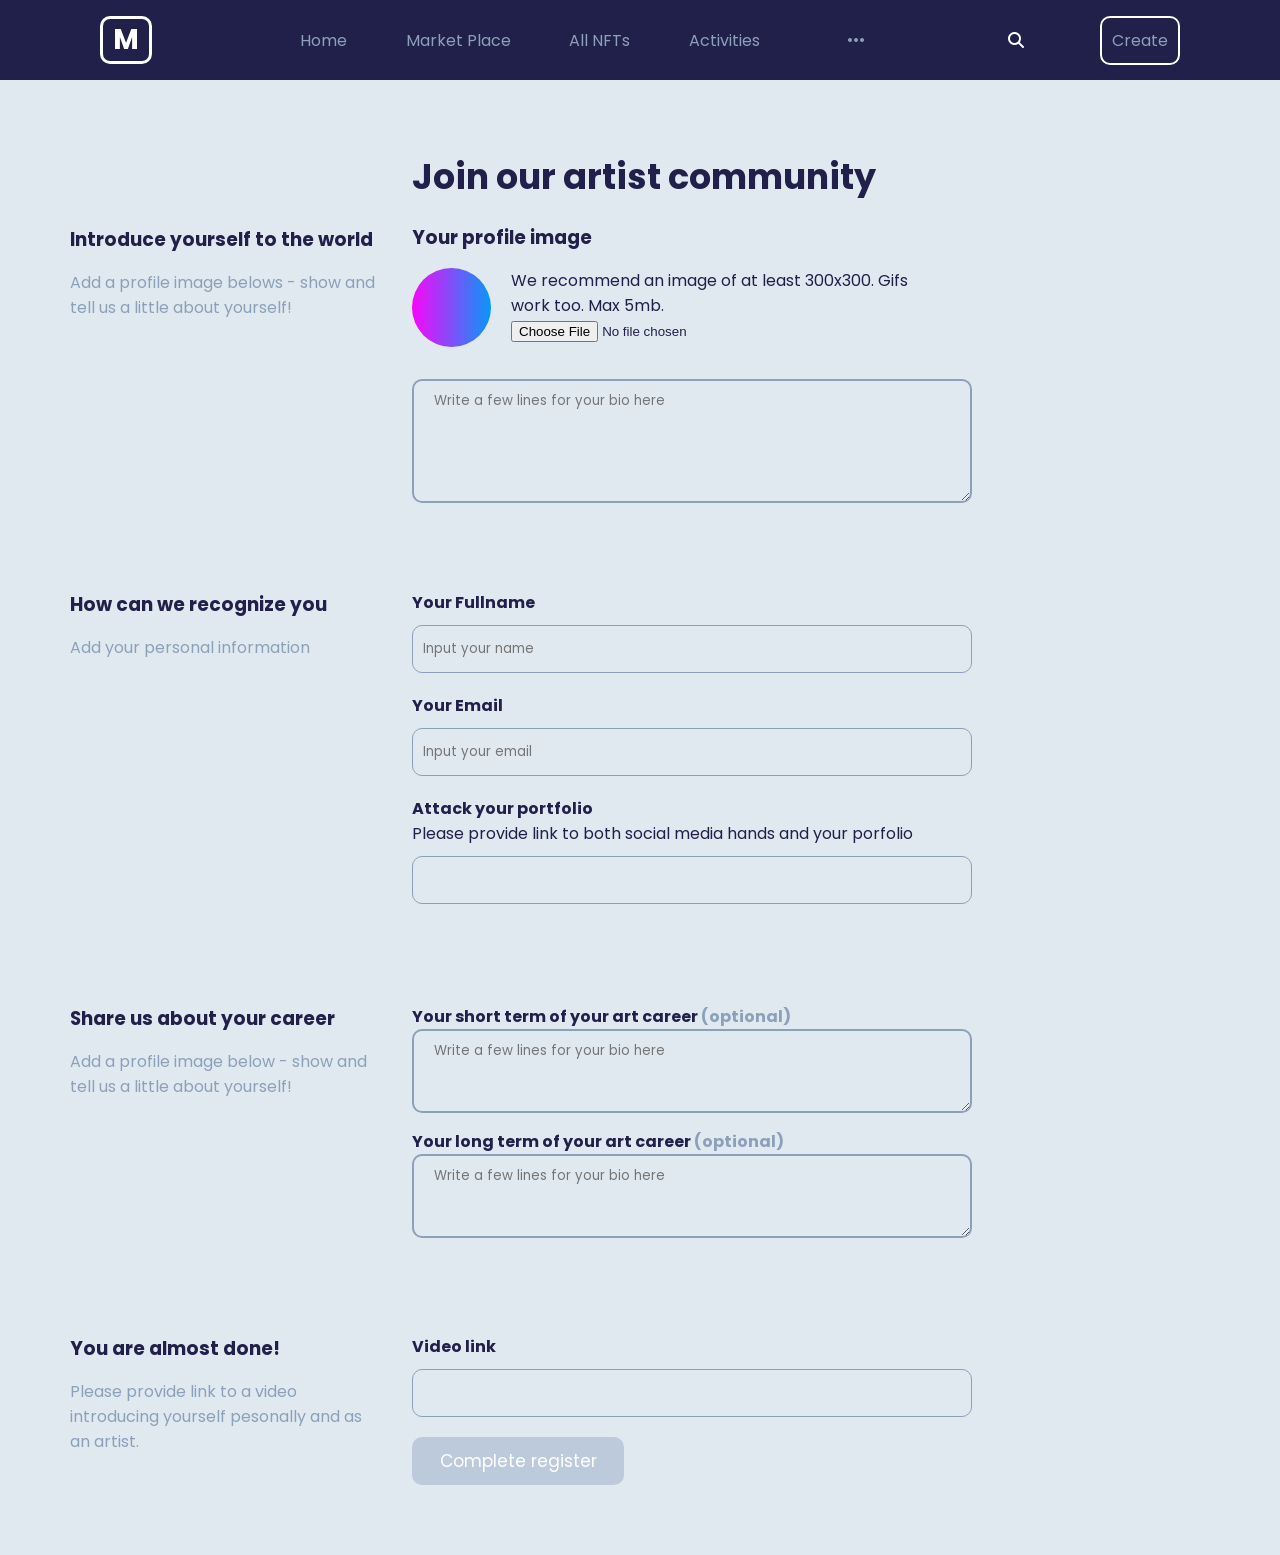
<file: pages/artistRegister.html>
<!DOCTYPE html>
<html lang="en">

<head>
    <meta charset="UTF-8">
    <meta name="viewport" content="width=device-width, initial-scale=1.0">
    <title>Artist Register</title>
    <link rel="stylesheet" href="../styles/artistRegister.css">
    <link rel="stylesheet" href="https://cdnjs.cloudflare.com/ajax/libs/font-awesome/6.4.2/css/all.min.css"
        integrity="sha512-z3gLpd7yknf1YoNbCzqRKc4qyor8gaKU1qmn+CShxbuBusANI9QpRohGBreCFkKxLhei6S9CQXFEbbKuqLg0DA=="
        crossorigin="anonymous" referrerpolicy="no-referrer" />
</head>

<body>

    <div id="overlay">
        <form action="">
            <span id="close-btn1">
                <i class="fa-solid fa-close "></i>Close
            </span>
            <input type="search" name="" placeholder="Input text" id="search-bar">
        </form>
    </div>
    
    <section id="mobile-menu">
        <span id="close-btn" onclick="closeSideNavBar()">
            <i class="fa-solid fa-close "></i>
        </span>
        <ul class="mobile-menu-content">
            <li><a href="../index.html" class="mobile-menu-links">Home</a></li>
            <li class="dropdown">
                <span class="mobile-menu-links" id="marketplace-dropdown2" onclick="showMobileMarketDropdown()">Market
                    Place</span>
                <ul class="dropdown-content" id="mobile-marketplace-dropdown-content2">
                    <li class="li-bottom"><a href="./collection.html"><i class="fa-solid fa-layer-group"></i>
                            Collections</a></li>
                    <li><a href="./artist.html"><i class="fa-solid fa-user-group"></i>Artists</a></li>
                </ul>
            </li>
            <li><a href="./nftList1.html" class="mobile-menu-links">All NFTs</a></li>
            <li><a href="./Activities.html" class="mobile-menu-links">Activities</a></li>
            <li><a href="" class="mobile-menu-links">Sign Up</a></li>
        </ul>
    </section>

    <header>
        <div class="logo">M</div>
        <nav>
            <ul class="nav-list">
                <li><a href="../index.html" class="nav-link">Home</a></li>
                <li class="dropdown">
                    <span class="nav-link" id="marketplace-dropdown" onclick="showMarketPlaceMenu()">Market Place</span>
                    <ul class="dropdown-content" id="marketplace-dropdown-content">
                        <li class="li-bottom"><a href="./collection.html"><i class="fa-solid fa-layer-group"></i>
                                Collections</a></li>
                        <li><a href="./artist.html"><i class="fa-solid fa-user-group"></i>Artists</a></li>
                    </ul>
                </li>
                <li><a href="./nftList1.html" class="nav-link">All NFTs</a></li>
                <li><a href="./Activities.html" class="nav-link">Activities</a></li>

            </ul>
            <span href="" class="toggle-dot" onclick="toggleBtnMenu()">...</span>
            <div class="extra-dropdown">
                <ul class="extra-dropdown-content" id="extra-dropdown-content">
                    
                    <li><a href="./artistRegister.html">Artist Register</a></li>
                    <li><a href="./errorpage.html">Error Page</a></li>
                    <li><a href="./userPro5.html">Profile settings</a></li>
                    <li><a href="./userPage.html">Userpage</a></li>
                </ul>
            </div>
            <i class="fa-solid fa-magnifying-glass" onclick="showSearchBar()"></i>
            <a href="./connectWallet.html" class="connect-wallet-btn">Create</a>
            <i class="fa-solid fa-bars" onclick="showSideNav()"></i>
        </nav>
    </header>
    <main>
        <form action="" method="post">
            <section class="dp-cat">
                <div class="info">
                    <h3>Introduce yourself to the world</h3>
                    <p>Add a profile image belows - show and tell us a little about yourself!</p>
                </div>
                <div class="profile-photo-upload">
                    <h1>Join our artist community</h1>
                    <h3>Your profile image</h3>
                    <div>
                        <span class="dp-placeholder"></span>
                        <span>
                            <p>We recommend an image of at least 300x300. Gifs work too. Max 5mb.</p>
                            <input type="file" name="" id="">
                        </span>
                    </div>
                    <textarea name="" id="" cols="30" rows="5"
                        placeholder="Write a few lines for your bio here"></textarea>
                </div>
            </section>
            <section class="details-cat">
                <div class="info">
                    <h3>How can we recognize you</h3>
                    <p>Add your personal information</p>
                </div>
                <div class="details">
                    <label for="fullname-input">Your Fullname</label>
                    <input type="text" name="" id="fullname-input" placeholder="Input your name">
                    <label for="email-input">Your Email</label>
                    <input type="email" name="" id="email-input" placeholder="Input your email">
                    <label for="">Attack your portfolio</label>
                    <p>Please provide link to both social media hands and your porfolio </p>
                    <input type="text" name="" id="">
                </div>
            </section>
            <section class="share-car">
                <div class="info">
                    <h3>Share us about your career</h3>
                    <p>Add a profile image below - show and tell us a little about yourself!</p>
                </div>
                <div class="details">
                    <label for="">Your short term of your art career <span>(optional)</span></label>
                    <textarea name="" id="" cols="30" rows="3"
                        placeholder="Write a few lines for your bio here"></textarea>
                    <label for="">Your long term of your art career <span>(optional)</span></label>
                    <textarea name="" id="" cols="30" rows="3"
                        placeholder="Write a few lines for your bio here"></textarea>

                </div>
            </section>
            <section class="almost-done">
                <div class="info">
                    <h3>You are almost done!</h3>
                    <p>Please provide link to a video introducing yourself pesonally and as an artist. </p>
                </div>
                <div class="details">
                    <label for="">Video link</label>
                    <input type="text">
                    <button>Complete register</button>
                </div>
            </section>
        </form>
    </main>

    <script src="../index.js"></script>
</body>

</html>
</file>
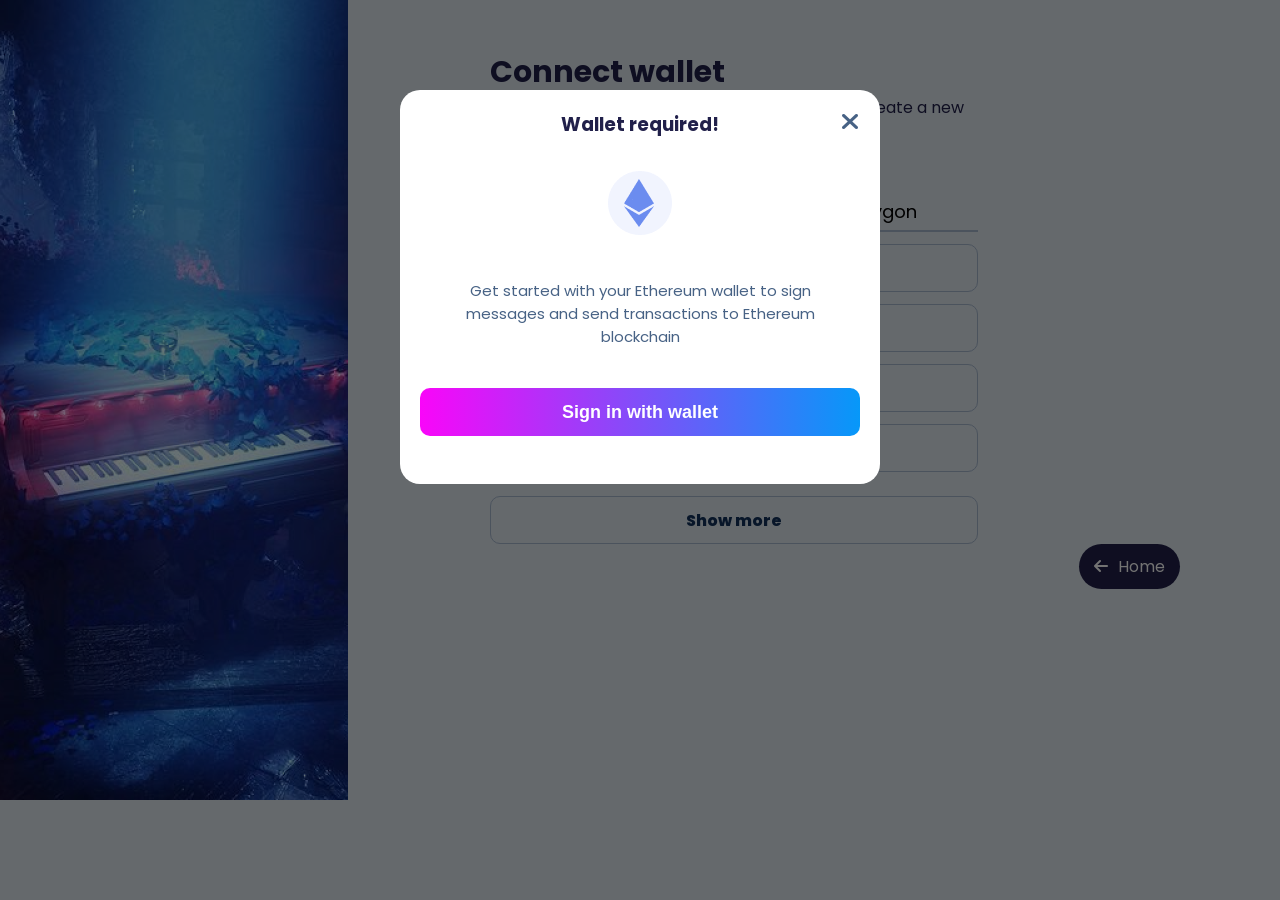
<file: pages/connectWallet.html>
<!DOCTYPE html>
<html lang="en">

<head>
    <meta charset="UTF-8">
    <meta name="viewport" content="width=device-width, initial-scale=1.0">
    <title>Connect Wallet</title>
    <link rel="stylesheet" href="../styles/connectWallet.css">
    <link rel="stylesheet" href="https://cdnjs.cloudflare.com/ajax/libs/font-awesome/6.4.2/css/all.min.css"
        integrity="sha512-z3gLpd7yknf1YoNbCzqRKc4qyor8gaKU1qmn+CShxbuBusANI9QpRohGBreCFkKxLhei6S9CQXFEbbKuqLg0DA=="
        crossorigin="anonymous" referrerpolicy="no-referrer" />
</head>

<body onload="openWalletRequiredPopUp()">
    <aside>
        <img src="../images/index/connect-walletimg.png" alt="" class="side-img">
    </aside>
    <main>
        <section>
            <article>
                <div class="connect-wallet-heading">
                    <h1>Connect wallet</h1>
                    <p>Connect with one of out available providers or create a new one.</p>
                </div>
                <div class="connect-wallet-main">
                    <div class="main-crypto-title-btn">
                        <button>Bitcoin</button>
                        <button>Ethereum</button>
                        <button>Solana</button>
                        <button>Tezos</button>
                        <button>Polygon</button>
                    </div>
                    <div class="crypto-group">
                        <div onclick="openSignUpOverlay()"><img src="../images/index/connect-wallet-fox-img.png"
                                alt="">MetaMask</div>
                        <div onclick="openSignUpOverlay()"><img src="../images/index/connect-wallet-coinbase-img.png"
                                alt="">Coinbase Wallet</div>
                        <div onclick="openSignUpOverlay()"><img src="../images/index/wallet-connect.png"
                                alt="">WalletConnect</div>
                        <div onclick="openSignUpOverlay()"><img src="../images/index/connect-wallet-phantom-img.png"
                                alt="">Phantom</div>
                    </div>
                    <a href="" class="show-more-btn">Show more</a>
                    <a href="../index.html" class="go-back-btn"><i class="fa-solid fa-arrow-left"></i>Home</a>
                </div>
            </article>
        </section>
    </main>
    <div id="wallet-required">
        <section>
            <i class="fa-solid fa-close" onclick="closeWalletRequiredPopUp()"></i>
            <h3>Wallet required!</h3>
            <img src="../images/index/ethereum-logo.png" alt="">
            <p>Get started with your Ethereum wallet to sign messages and send transactions to Ethereum blockchain</p>
            <button id="sign-in-btn" onclick="closeWalletRequiredPopUp()">Sign in with wallet</button>
        </section>
    </div>
    <div id="sign-up-overlay">
        <form action="" method="post">
            <h3>You're almost there!</h3>
            <p class="fill-info">Choose a display name and enter your email address to receive updates when your NFTs
                sell or receive offers</p>
            <input type="text" name="" id="login-input" placeholder="Display name" required onclick="fillInfo()">
            <input type="email" name="" id="login-input" placeholder="Your email" required onclick="fillInfo()">
            <span>
                <input type="checkbox" name="" id="">
                <p>I have read and accept the Term of service and confirm that I am at least 13 years old</p>
            </span>
            <button id="finish-signup-btn">Finish sign-up</button>
            <button href="connectWallet.html" class="disconnect-btn" onclick="closeSignUpOverlay()">Disconnect</button>
        </form>
    </div>


    <script>
        function openSignUpOverlay() {
            let signUpElem = document.getElementById("sign-up-overlay");
            signUpElem.style.display = "block";
        }
        function closeSignUpOverlay() {
            let signUpElem = document.getElementById("sign-up-overlay");
            signUpElem.style.display = "none";
        }

        function fillInfo() {
            let finishSignUpElem = document.getElementById("finish-signup-btn");
            finishSignUpElem.style.backgroundImage = `linear-gradient(to right, #F906F9,#0698F9)`;

        }

        function closeWalletRequiredPopUp() {
            let hideSearchbar = document.getElementById("wallet-required");
            hideSearchbar.style.display = "none";
        }
        function openWalletRequiredPopUp() {
            let hideSearchbar = document.getElementById("wallet-required");
            hideSearchbar.style.display = "block";
        }

    </script>
</body>

</html>
</file>
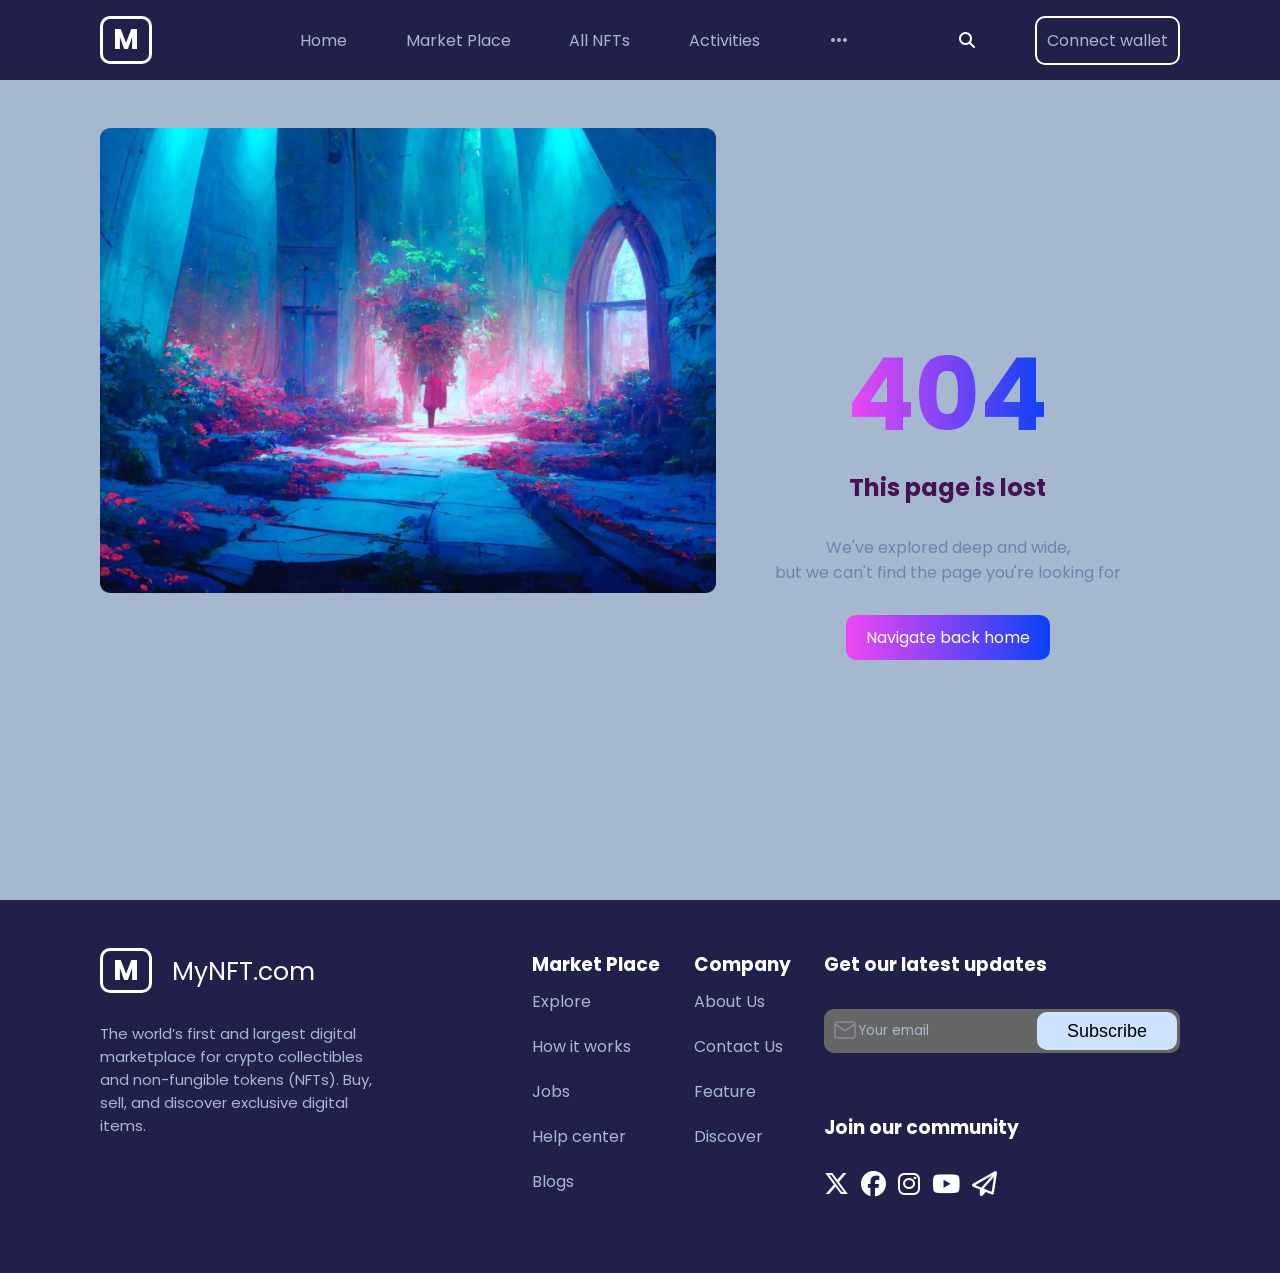
<file: pages/errorpage.html>
<!DOCTYPE html>
<html lang="en">

<head>
    <meta charset="UTF-8">
    <meta name="viewport" content="width=device-width, initial-scale=1.0">
    <title>Error 404</title>
    <link rel="stylesheet" href="../styles/errorpage.css">
    <link rel="stylesheet" href="https://cdnjs.cloudflare.com/ajax/libs/font-awesome/6.4.2/css/all.min.css"
        integrity="sha512-z3gLpd7yknf1YoNbCzqRKc4qyor8gaKU1qmn+CShxbuBusANI9QpRohGBreCFkKxLhei6S9CQXFEbbKuqLg0DA=="
        crossorigin="anonymous" referrerpolicy="no-referrer" />
</head>

<body>

    <section id="mobile-menu">
        <span id="close-btn" onclick="closeSideNavBar()">
            <i class="fa-solid fa-close "></i>
        </span>
        <div class="mobile-menu-content">
            <a href="../index.html" class="mobile-menu-links">Home</a>
            <a href="" class="mobile-menu-links">Market Place</a>
            <a href="./nftOfArtist.html" class="mobile-menu-links">All NFTs</a>
            <a href="./Activities.html" class="mobile-menu-links">Activities</a>
            <a href="" class="mobile-menu-links">Sign Up</a>
        </div>
    </section>

    <header>
        <span class="logo">M</span>
        <nav>
            <ul class="nav-list">
                <li><a href="../index.html" class="nav-link">Home</a></li>
                <li class="dropdown">
                    <span class="nav-link" id="marketplace-dropdown" onclick="showMarketPlaceMenu()">Market Place</span>
                    <ul class="dropdown-content" id="marketplace-dropdown-content">
                        <li class="li-bottom"><a href="./collection.html"><i class="fa-solid fa-layer-group"></i>
                                Collections</a></li>
                        <li><a href="./artist.html"><i class="fa-solid fa-user-group"></i>Artists</a></li>
                    </ul>
                </li>
                <li><a href="./nftOfArtist.html" class="nav-link">All NFTs</a></li>
                <li><a href="./Activities.html" class="nav-link">Activities</a></li>

            </ul>
            <span href="" class="toggle-dot" onclick="toggleBtnMenu()">...</span>
            <div class="extra-dropdown">
                <ul class="extra-dropdown-content" id="extra-dropdown-content">
                    <li><a href="./artistRegister.html">Artist Register</a></li>
                    <li><a href="./errorpage.html">Error Page</a></li>
                    <li><a href="./userPro5.html">Profile settings</a></li>
                    <li><a href="./userPage.html">Userpage</a></li>
                </ul>
            </div>
            <i class="fa-solid fa-magnifying-glass" id="fa-magnifying-glass"></i>
            <a href="./connectWallet.html" class="connect-wallet-btn">Connect wallet</a>
            <i class="fa-solid fa-bars" onclick="showSideNav()"></i>
        </nav>
    </header>
    <main>
        <section class="left">
            <div class="darkbackground"></div>
            <img src="../images/index/error404-img.png" alt="">
        </section>
        <section class="right">
            <h1>404</h1>
            <h2>This page is lost</h2>
            <p>We've explored deep and wide,<br> but we can't find the page you're looking for</p>
            <a href="../index.html" class="navigate-btn">Navigate back home</a>
        </section>
    </main>
    <footer>
        <section class="footer-left">
            <div><span>M</span><a href="index.html">MyNFT.com</a></div>
            <p>The world’s first and largest digital marketplace for crypto collectibles and non-fungible tokens (NFTs).
                Buy, sell, and discover exclusive digital items.</p>
        </section>
        <section class="footer-right">
            <ul>
                <h3>Market Place</h3>
                <li><a href="" class="footer-nav-links">Explore</a></li>
                <li><a href="" class="footer-nav-links">How it works</a></li>
                <li><a href="" class="footer-nav-links">Jobs</a></li>
                <li><a href="" class="footer-nav-links">Help center</a></li>
                <li><a href="" class="footer-nav-links">Blogs</a></li>
            </ul>
            <ul>
                <h3>Company</h3>
                <li><a href="" class="footer-nav-links">About Us</a></li>
                <li><a href="" class="footer-nav-links">Contact Us</a></li>
                <li><a href="" class="footer-nav-links">Feature</a></li>
                <li><a href="" class="footer-nav-links">Discover</a></li>
            </ul>
            <div class="newsletter-section">
                <h3>Get our latest updates</h3>
                <form action="">
                    <input type="email" name="" id="" placeholder="Your email">
                    <button class="subscribe-btn">Subscribe</button>
                </form>
                <span>
                    <h3>Join our community</h3>
                    <i class="fa-brands fa-x-twitter"></i>
                    <i class="fa-brands fa-facebook"></i>
                    <i class="fa-brands fa-instagram"></i>
                    <i class="fa-brands fa-youtube"></i>
                    <i class="fa-regular fa-paper-plane"></i>
                </span>
            </div>
        </section>
    </footer>

    <script src="../index.js"></script>
</body>

</html>
</file>
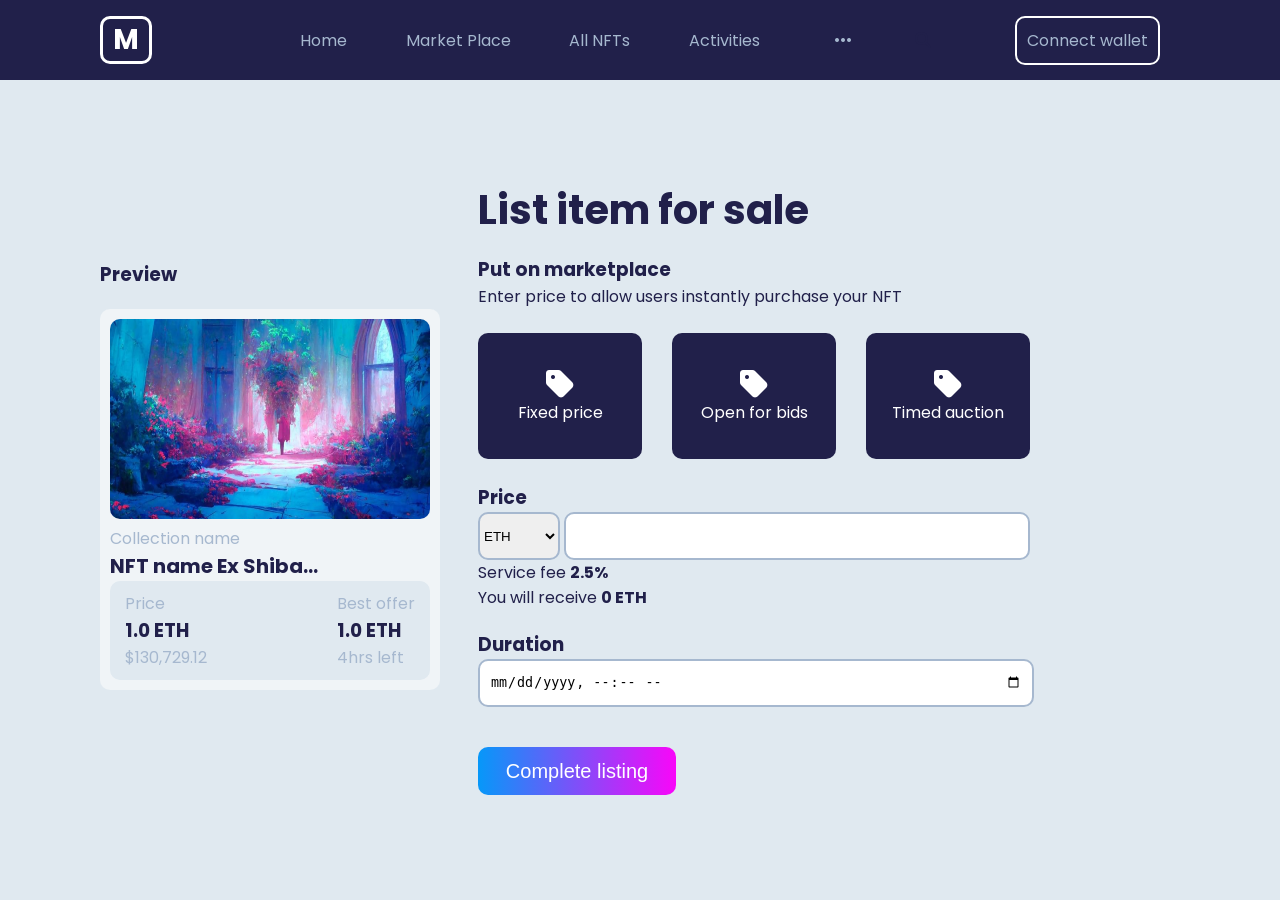
<file: pages/listForSale.html>
<!DOCTYPE html>
<html lang="en">

<head>
    <meta charset="UTF-8">
    <meta name="viewport" content="width=device-width, initial-scale=1.0">
    <title>List for sale 1</title>
    <link rel="stylesheet" href="../styles/listForSale.css">
    <link rel="stylesheet" href="https://cdnjs.cloudflare.com/ajax/libs/font-awesome/6.4.2/css/all.min.css"
        integrity="sha512-z3gLpd7yknf1YoNbCzqRKc4qyor8gaKU1qmn+CShxbuBusANI9QpRohGBreCFkKxLhei6S9CQXFEbbKuqLg0DA=="
        crossorigin="anonymous" referrerpolicy="no-referrer" />
</head>

<body>
    <header>
        <span class="logo">M</span>
        <nav>
            <ul class="nav-list">
                <li><a href="../index.html" class="nav-link home">Home</a></li>
                <li class="dropdown">
                    <span class="nav-link" id="marketplace-dropdown" onclick="showMarketPlaceMenu()">Market Place</span>
                    <ul class="dropdown-content" id="marketplace-dropdown-content">
                        <li class="li-bottom"><a href="./collection.html"><i class="fa-solid fa-layer-group"></i> Collections</a></li>
                        <li><a href="./artist.html"><i class="fa-solid fa-user-group"></i>Artists</a></li>
                    </ul>
                </li>
                <li><a href="./nftList1.html" class="nav-link all-nfts">All NFTs</a></li>
                <li><a href="./Activities.html" class="nav-link">Activities</a></li>

            </ul>
            <a href="" class="toggle-dot">...</a>
            <i class="fa-solid fa-magnifying-glass" id="fa-magnifying-glass"></i>
            <a href="./connectWallet.html" class="connect-wallet-btn">Connect wallet</a>
            <i class="fa-solid fa-bars" onclick="showSideNav()"></i>
        </nav>
    </header>
    <main>
        <section class="list-item">
            <div class="list-item-left">
                <h3>Preview</h3>
                <div class="list-item-flex-box">
                    <img src="../images/index/error404-image.png" alt="">
                    <div class="about-info">
                        <p>Collection name</p>
                        <h2>NFT name Ex Shiba...</h2>
                        <div class="price-info">
                            <span class="price-info-left">
                                <p>Price</p>
                                <h3>1.0 ETH</h3>
                                <p>$130,729.12</p>
                            </span>
                            <span class="price-info-right">
                                <p>Best offer</p>
                                <h3>1.0 ETH</h3>
                                <p>4hrs left</p>
                            </span>
                        </div>

                    </div>
                </div>
            </div>
            <div class="list-item-right">
                <h1>List item for sale</h1>
                <h3>Put on marketplace</h3>
                <p>Enter price to allow users instantly purchase your NFT</p>
                <div class="fix-price-flex-container">
                    <div class="fix-price-flex-item">
                         <i class="fa-solid fa-tag fa-2x"></i>
                        <p>Fixed price</p>
                    </div>
                    <div class="fix-price-flex-item">
                        <i class="fa-solid fa-tag fa-2x"></i>
                        <p>Open for bids</p>
                    </div>
                    <div class="fix-price-flex-item">
                        <i class="fa-solid fa-tag fa-2x"></i>
                        <p>Timed auction</p>
                    </div>
                </div>
                <div class="top-sale-price">
                    <form action="" method="post">
                        <div class="top-sale-price-top">
                            <h3>Price</h3>
                            <select name="" id="">
                                <option>ETH</option>
                                <option>BTC</option>
                                <option>Shiba</option>
                                <option>USDT</option>
                            </select>
                            <input type="text" name="" id="">
                            <p>Service fee <b>2.5%</b></p>
                            <p>You will receive <b>0 ETH</b></p>
                        </div>
                        <div class="top-sale-price-bottom">
                            <h3>Duration</h3>
                            <input type="datetime-local" name="" id="">
                            <button>Complete listing</button>
                        </div>
                    </form>
                </div>

            </div>
        </section>
    </main>

    <script src="../index.js"></script>
</body>
</file>
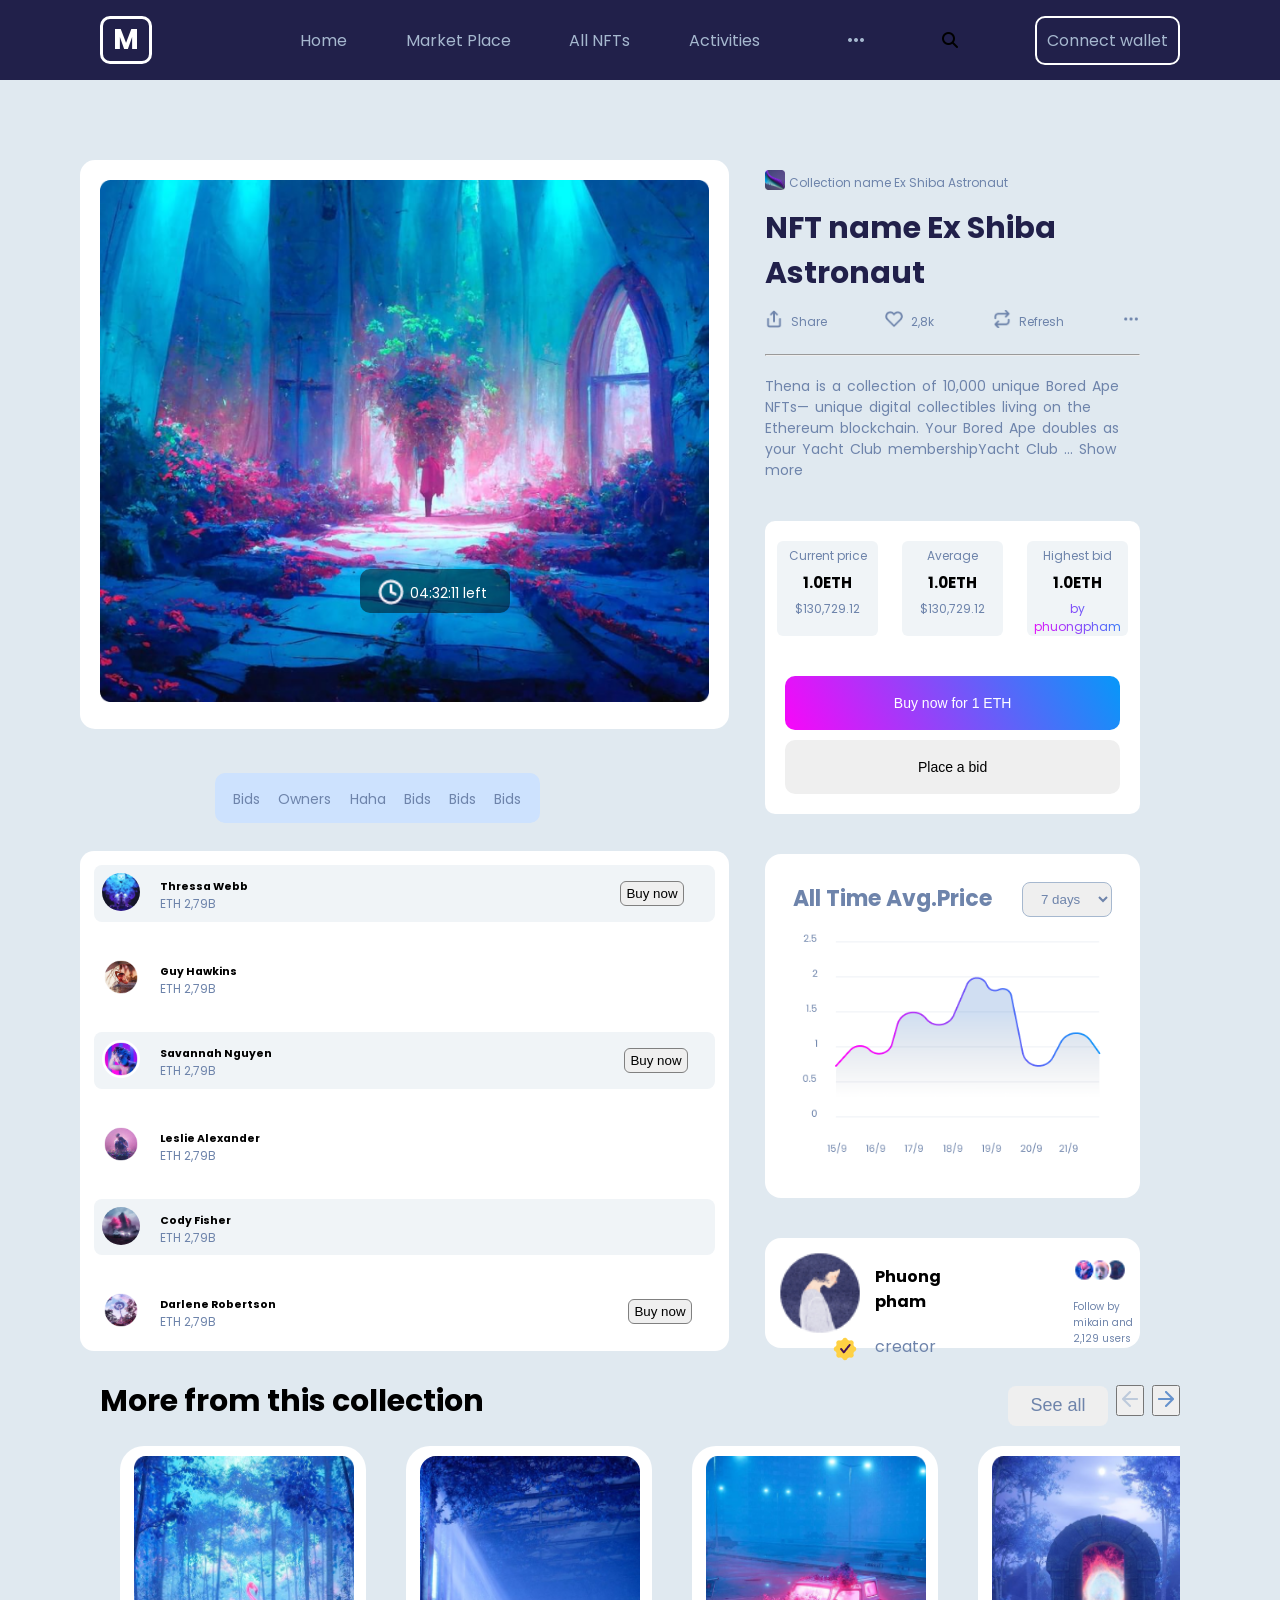
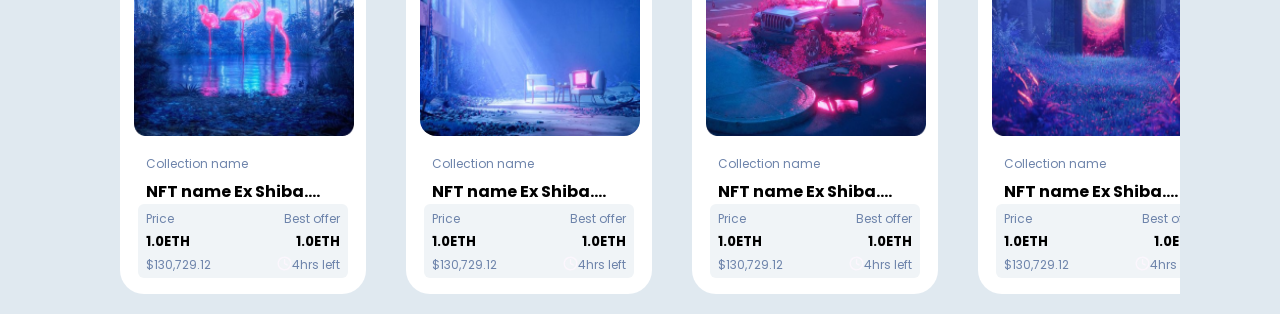
<file: pages/nftDetailsLogedin.html>
<!DOCTYPE html>
<html lang="en">

<head>
    <meta charset="UTF-8">
    <meta name="viewport" content="width=device-width, initial-scale=1.0">
    <title>NFT Details logged in</title>
    <link rel="stylesheet" href="../styles/nftDetailsLogedin.css">
    <link rel="stylesheet" href="https://cdnjs.cloudflare.com/ajax/libs/font-awesome/6.4.2/css/all.min.css"
        integrity="sha512-z3gLpd7yknf1YoNbCzqRKc4qyor8gaKU1qmn+CShxbuBusANI9QpRohGBreCFkKxLhei6S9CQXFEbbKuqLg0DA=="
        crossorigin="anonymous" referrerpolicy="no-referrer" />
</head>

<body>
    <div id="overlay">
        <form action="">
            <span id="close-btn">
                <i class="fa-solid fa-close "></i>Close
            </span>
            <input type="search" name="" placeholder="Input text" id="search-bar">
        </form>
    </div>
    <section id="mobile-menu">
        <span id="close-btn" onclick="closeSideNavBar()">
            <i class="fa-solid fa-close "></i>Close
        </span>
        <ul class="mobile-menu-content">
            <li><a href="./index.html" class="mobile-menu-links">Home</a></li>
            <li class="dropdown">
                <span class="mobile-menu-links" id="marketplace-dropdown2" onclick="showMobileMarketDropdown()">Market
                    Place</span>
                <ul class="dropdown-content" id="mobile-marketplace-dropdown-content2">
                    <li class="li-bottom"><a href="./pages/collection.html"><i class="fa-solid fa-layer-group"></i>
                            Collections</a></li>
                    <li><a href="./pages/artist.html"><i class="fa-solid fa-user-group"></i>Artists</a></li>
                </ul>
            </li>
            <li><a href="./pages/" class="mobile-menu-links">All NFTs</a></li>
            <li><a href="./pages/Activities.html" class="mobile-menu-links">Activities</a></li>
            <li><a href="" class="mobile-menu-links">Sign Up</a></li>
        </ul>
    </section>

    <header>
        <span class="logo">M</span>
        <nav>
            <ul class="nav-list">
                <li><a href="../index.html" class="nav-link home">Home</a></li>
                <li class="dropdown">
                    <span class="nav-link" id="marketplace-dropdown" onclick="showMarketPlaceMenu()">Market Place</span>
                    <ul class="dropdown-content" id="marketplace-dropdown-content">
                        <li class="li-bottom"><a href="./collection.html"><i class="fa-solid fa-layer-group"></i>
                                Collections</a></li>
                        <li><a href="./artist.html"><i class="fa-solid fa-user-group"></i>Artists</a></li>
                    </ul>
                </li>
                <li><a href="./nftList1.html" class="nav-link all-nfts">All NFTs</a></li>
                <li><a href="../pages/Activities.html" class="nav-link">Activities</a></li>

            </ul>
            <a href="" class="toggle-dot">...</a>
            <i class="fa-solid fa-magnifying-glass" id="fa-magnifying-glass"></i>
            <a href="./connectWallet.html" class="connect-wallet-btn">Connect wallet</a>
            <i class="fa-solid fa-bars" onclick="showSideNav()"></i>
        </nav>
    </header>

    <main>
        <section class="hero">
            <div class="hero-left">
                <div class="hero-img-bckgrnd">
                    <img src="../images/nftDetails/hero.png" alt="" class="hero-img">
                </div>
                <div class="hero-time">
                    <img src="../images/nftDetails/icon/Vector.png" alt="" class="hero-time-one">
                    <p class="hero-time-two">04:32:11 left</p>
                </div>
                <div class="list">
                    <span class="list-bid">
                        <p class="list-bid-color">Bids</p>
                        <p class="list-bid-color">Owners</p>
                        <p class="list-bid-color">Haha</p>
                        <p class="list-bid-color">Bids</p>
                        <p class="list-bid-color">Bids</p>
                        <p class="list-bid-color">Bids</p>
                    </span>
                    <div class="list-names">
                        <div class="list-namess color">
                            <img src="../images/nftDetails/list/listimg-1.png" alt="" class="list-img radius">
                            <span class="text">
                                <h6 class="list-h6">Thressa Webb</h6>
                                <p class="list-ptag">ETH 2,79B</p>
                            </span>
                            <button class="list-btn-one">Buy now</button>
                        </div>
                        <div class="list-namess">
                            <img src="../images/nftDetails/list/listimg-2.png" alt="" class="list-img">
                            <span class="text">
                                <h6 class="list-h6">Guy Hawkins</h6>
                                <p class="list-ptag">ETH 2,79B</p>
                            </span>
                        </div>
                        <div class="list-namess color">
                            <img src="../images/nftDetails/list/listimg-3.png" alt="" class="list-img">
                            <span class="text">
                                <h6 class="list-h6">Savannah Nguyen</h6>
                                <p class="list-ptag">ETH 2,79B</p>
                            </span>
                            <button class="list-btn">Buy now</button>
                        </div>
                        <div class="list-namess">
                            <img src="../images/nftDetails/list/listimg-4.png" alt="" class="list-img">
                            <span class="text">
                                <h6 class="list-h6">Leslie Alexander</h6>
                                <p class="list-ptag">ETH 2,79B</p>
                            </span>
                        </div>
                        <div class="list-namess color">
                            <img src="../images/nftDetails/list/listimg-5.png" alt="" class="list-img radius">
                            <span class="text">
                                <h6 class="list-h6">Cody Fisher</h6>
                                <p class="list-ptag">ETH 2,79B</p>
                            </span>
                        </div>
                        <div class="list-namess">
                            <img src="../images/nftDetails/list/listimg-6.png" alt="" class="list-img">
                            <span class="text">
                                <h6 class="list-h6">Darlene Robertson</h6>
                                <p class="list-ptag">ETH 2,79B</p>
                            </span>
                            <button class="list-btn">Buy now</button>
                        </div>
                    </div>
                </div>
            </div>
            <div class="hero-right">
                <div class="shibaa">
                    <div class="shiba">
                        <img src="../images/nftDetails/ex-shiba.png" alt="" class="shiba-img">
                        <p class="shiba-text">Collection name Ex Shiba Astronaut</p>
                    </div>
                    <h2 class="shiba-big-text"><b>NFT name Ex Shiba Astronaut</b></h2>
                    <div class="hero-icons">
                        <div class="hero-icons-one">
                            <img src="../images/nftDetails/icon/share.png" alt="" class="hero-icons-two">
                            <p class="hero-icons-text">Share</p>
                        </div>
                        <div class="hero-icons-one">
                            <img src="../images/nftDetails/icon/heart.png" alt="" class="hero-icons-two">
                            <p class="hero-icons-text">2,8k</p>
                        </div>
                        <div class="hero-icons-one">
                            <img src="../images/nftDetails/icon/repeat.png" alt="" class="hero-icons-two">
                            <p class="hero-icons-text">Refresh</p>
                        </div>
                        <div class="hero-icons-one">
                            <img src="../images/nftDetails/icon/more-horizontal.png" alt="" class="hero-icons-two">
                        </div>
                    </div>
                    <hr>
                    <div class="hero-small-text">
                        <p>Thena is a collection of 10,000 unique Bored Ape NFTs— unique digital collectibles living on
                            the
                            Ethereum blockchain. Your Bored Ape doubles as your Yacht Club membershipYacht Club ... Show
                            more</p>
                    </div>
                </div>
                <div class="price">
                    <div class="price-up">
                        <span class="price-text">
                            <p class="price-p">Current price</p>
                            <h5 class="price-h5">1.0ETH</h5>
                            <p class="price-digit">$130,729.12</p>
                        </span>
                        <span class="price-text">
                            <p class="price-p">Average</p>
                            <h5 class="price-h5">1.0ETH</h5>
                            <p class="price-digit">$130,729.12</p>
                        </span>
                        <span class="price-text">
                            <p class="price-p">Highest bid</p>
                            <h5 class="price-h5">1.0ETH</h5>
                            <p class="price-digit color">by phuongpham</p>
                        </span>
                    </div>
                    <div class="price-btn">
                        <button class="price-btn-one" id="priceBtnOne">Buy now for 1 ETH</button>
                        <button class="price-btn-two" id="priceBtnTwo">Place a bid</button>
                    </div>
                </div>

                <div class="chart">
                    <div class="chart-text">
                        <p><b>All Time Avg.Price</b></p>
                        <select name="" id="">
                            <option value="7 days">7 days</option>
                            <option value="6 days">6 days</option>
                            <option value="5 days">5 days</option>
                        </select>
                    </div>
                    <img src="../images/nftDetails/chart.png" alt="" class="chart-img">
                </div>
                <div class="creator">
                    <img src="../images/nftDetails/artist/image.png" alt="" class="creator-img">
                    <div class="creator-one">
                        <h5 class="creator-h5">Phuong pham</h5>
                        <p class="creator-ptag-one">creator</p>
                        <img src="../images/nftDetails/artist/Verified.png" alt="" class="creator-vf">
                    </div>
                    <div class="creator-two">
                        <img src="../images/nftDetails/artist/followers.png" alt="" class="creator-flw">
                        <p class="creator-ptag-two">Follow by mikain and 2,129 users</p>
                    </div>
                </div>
            </div>
        </section>
        <section class="collection">
            <div class="collection-up">
                <div class="collection-h2">
                    <b> More from this collection</b>
                </div>
                <div class="collection-btn">
                    <button class="btn-one" id="displayBtn">See all</button>
                    <button class="btn-two"><img src="../images/nftDetails/icon/arrow-left.png" alt=""></button>
                    <button class="btn-two"><img src="../images/nftDetails/icon/arrow-right.png" alt=""></button>
                </div>
            </div>
            <div class="collection-down" id="slider">
                <div class="collection-images">
                    <img src="../images/nftDetails/c-img/c-img1.png" alt="" class="collection-img">
                    <p class="collection-ptag">Collection name</p>
                    <h5 class="collection-h5">NFT name Ex Shiba....</h5>
                    <div class="collection-price">
                        <div class="collection-p">
                            <p class="p-one">Price</p>
                            <p class="p-two">Best offer</p>
                        </div>
                        <div class="collection-e">
                            <h5 class="e-one">1.0ETH</h5>
                            <h5 class="e-two">1.0ETH</h5>
                        </div>
                        <div class="cprice">
                            <p>$130,729.12</p>
                            <div class="cprice-time">
                                <img src="../images/nftDetails/icon/Vector.png" alt="" class="cprice-img">
                                <p>4hrs left</p>
                            </div>
                        </div>
                    </div>
                </div>
                <div class="collection-images">
                    <img src="../images/nftDetails/c-img/c-img2.png" alt="" class="collection-img border">
                    <p class="collection-ptag">Collection name</p>
                    <h5 class="collection-h5">NFT name Ex Shiba....</h5>
                    <div class="collection-price">
                        <div class="collection-p">
                            <p class="p-one">Price</p>
                            <p class="p-two">Best offer</p>
                        </div>
                        <div class="collection-e">
                            <h5 class="e-one">1.0ETH</h5>
                            <h5 class="e-two">1.0ETH</h5>
                        </div>
                        <div class="cprice">
                            <p>$130,729.12</p>
                            <div class="cprice-time">
                                <img src="../images/nftDetails/icon/Vector.png" alt="" class="cprice-img">
                                <p>4hrs left</p>
                            </div>
                        </div>
                    </div>
                </div>
                <div class="collection-images">
                    <img src="../images/nftDetails/c-img/c-img3.png" alt="" class="collection-img">
                    <p class="collection-ptag">Collection name</p>
                    <h5 class="collection-h5">NFT name Ex Shiba....</h5>
                    <div class="collection-price">
                        <div class="collection-p">
                            <p class="p-one">Price</p>
                            <p class="p-two">Best offer</p>
                        </div>
                        <div class="collection-e">
                            <h5 class="e-one">1.0ETH</h5>
                            <h5 class="e-two">1.0ETH</h5>
                        </div>
                        <div class="cprice">
                            <p>$130,729.12</p>
                            <div class="cprice-time">
                                <img src="../images/nftDetails/icon/Vector.png" alt="" class="cprice-img">
                                <p>4hrs left</p>
                            </div>
                        </div>
                    </div>
                </div>
                <div class="collection-images">
                    <img src="../images/nftDetails/c-img/c-img4.png" alt="" class="collection-img">
                    <p class="collection-ptag">Collection name</p>
                    <h5 class="collection-h5">NFT name Ex Shiba....</h5>
                    <div class="collection-price">
                        <div class="collection-p">
                            <p class="p-one">Price</p>
                            <p class="p-two">Best offer</p>
                        </div>
                        <div class="collection-e">
                            <h5 class="e-one">1.0ETH</h5>
                            <h5 class="e-two">1.0ETH</h5>
                        </div>
                        <div class="cprice">
                            <p>$130,729.12</p>
                            <div class="cprice-time">
                                <img src="../images/nftDetails/icon/Vector.png" alt="" class="cprice-img">
                                <p>4hrs left</p>
                            </div>
                        </div>
                    </div>
                </div>
                <div class="collection-images">
                    <img src="../images/nftDetails/c-img/c-img5.png" alt="" class="collection-img border">
                    <p class="collection-ptag">Collection name</p>
                    <h5 class="collection-h5">NFT name Ex Shiba....</h5>
                    <div class="collection-price">
                        <div class="collection-p">
                            <p class="p-one">Price</p>
                            <p class="p-two">Best offer</p>
                        </div>
                        <div class="collection-e">
                            <h5 class="e-one">1.0ETH</h5>
                            <h5 class="e-two">1.0ETH</h5>
                        </div>
                        <div class="cprice">
                            <p>$130,729.12</p>
                            <div class="cprice-time">
                                <img src="../images/nftDetails/icon/Vector.png" alt="" class="cprice-img">
                                <p>4hrs left</p>
                            </div>
                        </div>
                    </div>
                </div>
            </div>
        </section>
        <section class="overlay" id="overlayOne">
            <form action="post" class="form-one" id="formOne">
                <i class="fa fa-close fa-1x" id="close" onclick="closeform()"></i>
                <h2 class="form-h2">Make an Offer</h2>
                <img src="../images/nftDetails/hero.png" alt="" class="form-img">
                <p class="form-stext"> You are about to make an offfer for NFT name from Collection Name. This nft is
                    listed on a 3rd party marketplace, this sale will no contribute to community.</p>
                <p class="form-offer"><b>Your offer</b></p>
                <input type="text" placeholder="Enter amount" class="form-offer">
                <p class="form-offer"><b>Offer expiration</b></p>
                <input type="date" placeholder="7 days">
                <label for="">
                    <input type="checkbox" class="form-check">
                    <p class="checktext">By checking this, I agree to have a new thing without my brain</p>
                </label>
                <button type="submit" class="price-btn-one">Make an Offer</button>
                <p class="form-help">Need help? Support</p>
            </form>
        </section>
        <section class="overlay-two" id="overlayTwo">
            <form action="post" class="form-two" id="formTwo">
                <i class="fa fa-close fa-1x" id="close" onclick="closeform2()"></i>
                <h2 class="form-h2">Place a bid</h2>
                <img src="../images/nftDetails/hero.png" alt="" class="form-img">
                <p class="form-stext">You are about to plce a bid for NFT name from Collection Name. This nft is listed
                    on a 3rd party marketplace, this sale will no contribute to community.</p>
                <p class="form-offer"><b>Your bid</b></p>
                <p class="form-avail">Available 0.0001 ETH</p>
                <input type="text" placeholder="Enter amount">
                <label for="">
                    <input type="checkbox" class="form-check">
                    <p class="checktext">By checking this, I agree to have a new thing without my brain</p>
                </label>
                <button class="price-btn-one">Place a Bid</button>
                <p class="form-help">Need help? Support</p>
            </form>
        </section>

    </main>
</body>
<script src="../nftDetailsLogedin.js"></script>
<script src="../index.js"></script>

</html>
</file>
<file: styles/index.css>
@import url("https://fonts.googleapis.com/css2?family=Poppins:wght@300&display=swap");
* {
  padding: 0;
  margin: 0;
  box-sizing: border-box;
}

html {
  font-size: 1px;
}
html body {
  max-width: 1440px;
  margin: 0 auto;
  font-size: 16rem;
  color: white;
  font-family: poppins, "Lucida Sans Regular", "Lucida Grande", "Lucida Sans Unicode", Geneva, Verdana, sans-serif;
}
html body input {
  outline: 0;
  font-family: poppins, "Lucida Sans Regular", "Lucida Grande", "Lucida Sans Unicode", Geneva, Verdana, sans-serif;
}
html body select {
  outline: 0;
  font-family: poppins, "Lucida Sans Regular", "Lucida Grande", "Lucida Sans Unicode", Geneva, Verdana, sans-serif;
}
html body #overlay {
  display: none;
  position: fixed;
  left: 0;
  top: 0;
  z-index: 15;
  height: 100vh;
  width: 100vw;
  background-color: rgba(0, 0, 0, 0.5764705882);
  padding: 0 100px;
}
html body #overlay form {
  position: relative;
  top: 100px;
}
html body #overlay form #search-bar {
  position: absolute;
  top: 40px;
  height: 50px;
  width: 100%;
  border-radius: 10px;
  border: 0;
  padding: 0 50px;
  display: block;
  outline: none;
}
html body #overlay form span {
  position: absolute;
  font-size: 20px;
  z-index: 20;
  right: 0;
  top: 0;
  cursor: pointer;
}
html body #overlay form span i {
  margin-right: 10px;
}
html body #mobile-menu {
  display: none;
}
html body header {
  background-color: #21204a;
  padding: 0 100px;
  display: flex;
  justify-content: space-between;
  align-items: center;
  height: 80px;
  position: sticky;
  top: 0;
  z-index: 11;
}
html body header .logo {
  font-size: 28rem;
  font-weight: bold;
  border: 3px solid white;
  border-radius: 10px;
  padding: 0 10px;
}
html body header nav {
  width: 900px;
  display: flex;
  justify-content: space-between;
  align-items: center;
}
html body header nav .nav-list {
  list-style-type: none;
  width: 500px;
  display: flex;
  justify-content: space-between;
}
html body header nav .nav-list .dropdown #marketplace-dropdown {
  cursor: pointer;
}
html body header nav .nav-list .dropdown .dropdown-content {
  position: absolute;
  top: 100px;
  list-style-type: none;
  display: none;
  border: 1px solid #a6b8cf;
  border-radius: 15px;
  background-color: rgba(0, 0, 0, 0.7411764706);
  padding: 5px;
}
html body header nav .nav-list .dropdown .dropdown-content li {
  padding: 10px 20px;
}
html body header nav .nav-list .dropdown .dropdown-content li a {
  font-size: 15rem;
  text-decoration: none;
  color: #a6b8cf;
}
html body header nav .nav-list .dropdown .dropdown-content li a:hover {
  color: white;
}
html body header nav .nav-list .dropdown .dropdown-content li i {
  margin-right: 10px;
}
html body header nav .nav-list .dropdown .dropdown-content .li-bottom {
  border-bottom: 1px solid #a6b8cf;
}
html body header nav .nav-list .dropdown .showmarket-dropdown {
  display: block;
}
html body header nav .extra-dropdown .extra-dropdown-content {
  position: absolute;
  top: 100px;
  right: 350px;
  list-style-type: none;
  display: none;
  border: 1px solid #a6b8cf;
  border-radius: 15px;
  background-color: rgba(0, 0, 0, 0.7411764706);
  padding: 5px;
}
html body header nav .extra-dropdown .extra-dropdown-content li {
  padding: 10px 20px;
}
html body header nav .extra-dropdown .extra-dropdown-content li a {
  font-size: 15rem;
  text-decoration: none;
  color: #a6b8cf;
}
html body header nav .extra-dropdown .extra-dropdown-content li a:hover {
  color: white;
}
html body header nav .extra-dropdown .extra-dropdown-content li i {
  margin-right: 10px;
}
html body header nav .extra-dropdown .extra-dropdown-content .li-bottom {
  border-bottom: 1px solid #a6b8cf;
}
html body header nav .extra-dropdown .showextra-dropdown {
  display: block;
}
html body header nav .nav-link {
  text-decoration: none;
  color: #a6b8cf;
  border-radius: 10px;
  padding: 5px 20px;
}
html body header nav .nav-link:hover {
  background-color: rgba(71, 98, 133, 0.7411764706);
}
html body header nav .toggle-dot {
  text-decoration: none;
  color: #a6b8cf;
  height: 30px;
  font-size: 30rem;
  padding-bottom: 60px;
  cursor: pointer;
}
html body header nav .fa-magnifying-glass {
  padding: 5px 10px;
  cursor: pointer;
}
html body header nav .connect-wallet-btn {
  border: 2px solid white;
  border-radius: 10px;
  padding: 10px;
  text-decoration: none;
  color: #a6b8cf;
}
html body header nav .fa-bars {
  font-size: 30rem;
  display: none;
  cursor: pointer;
}
html body main {
  color: #21204a;
  background-color: #e0e9f0;
  padding-bottom: 100px;
}
html body main .hero-section {
  background-color: #21204a;
  height: 570px;
  padding: 0 100px;
  display: flex;
  color: white;
}
html body main .hero-section .hero-left {
  width: 45%;
  padding: 100px 0;
}
html body main .hero-section .hero-left h1 {
  font-size: 45rem;
  line-height: 60px;
}
html body main .hero-section .hero-left p {
  margin: 30px 0 80px;
  color: #a6b8cf;
}
html body main .hero-section .hero-left .hero-btn {
  text-decoration: none;
  color: white;
  padding: 10px 5px 10px 15px;
  border-radius: 10px;
  background-image: linear-gradient(to right, #f53df5, #0698f9);
}
html body main .hero-section .hero-left .hero-btn .fa-arrow-right {
  padding: 9px;
  border-radius: 5px;
  background-color: white;
  color: black;
}
html body main .hero-section .hero-right {
  width: 55%;
  position: relative;
}
html body main .hero-section .hero-right .hero-stickers-1 {
  position: absolute;
  left: -30px;
}
html body main .hero-section .hero-right .hero-stickers-2 {
  position: absolute;
  right: 10px;
}
html body main .hero-section .hero-right .hero-stickers-3 {
  position: absolute;
  right: 0;
  bottom: -70px;
}
html body main .hero-section .hero-right .hero-right-img {
  position: relative;
  display: block;
  height: 100%;
}
html body main .hero-section .hero-right .hero-right-img .collection-name {
  bottom: 120px;
  left: 70px;
  z-index: 2;
  position: absolute;
  transform: rotate(34deg);
  color: white;
}
html body main .hero-section .hero-right .hero-right-img .collection-name p {
  transform: skewX(-20deg);
}
html body main .hero-section .hero-right .hero-right-img .hero-img {
  position: absolute;
  top: 150px;
}
html body main .hero-section .hero-right .hero-right-img .hero-price {
  bottom: -30px;
  left: 10px;
  z-index: 2;
  position: absolute;
}
html body main .hot-auction {
  color: black;
  padding: 100px;
}
html body main .hot-auction .hot-auction-title-row {
  width: 100%;
  display: flex;
  justify-content: space-between;
}
html body main .hot-auction .hot-auction-title-row .hot-auction-title-left {
  display: flex;
  width: 50%;
}
html body main .hot-auction .hot-auction-title-row .hot-auction-title-left h1 {
  background-image: linear-gradient(to right, #f53df5, #0698f9);
  -webkit-background-clip: text;
          background-clip: text;
  -webkit-text-fill-color: transparent;
  margin-right: 40px;
}
html body main .hot-auction .hot-auction-title-row .hot-auction-title-left select {
  padding: 0 10px;
  background-color: #b5d5ff;
  border: 0;
  border-radius: 10px;
}
html body main .hot-auction .hot-auction-title-row .hot-auction-title-left select option {
  background-color: #e0e9f0;
  font-size: 17rem;
  padding: 10px 0;
}
html body main .hot-auction .hot-auction-title-row .hot-auction-title-right {
  width: 50%;
  display: flex;
  justify-content: flex-end;
  align-items: center;
}
html body main .hot-auction .hot-auction-title-row .hot-auction-title-right .auction-see-all-link {
  border: 3px solid #a6b8cf;
  padding: 5px 20px;
  border-radius: 10px;
  text-decoration: none;
  color: #a6b8cf;
  margin-right: 30px;
}
html body main .hot-auction .hot-auction-flex-container {
  margin-top: 50px;
  display: flex;
  gap: 10px;
  justify-content: space-between;
}
html body main .hot-auction .hot-auction-flex-container .hot-auction-flex-items {
  position: relative;
  padding: 10px;
  background-color: #f9f9fa;
  border-radius: 20px;
}
html body main .hot-auction .hot-auction-flex-container .hot-auction-flex-items .hot-section-img {
  border-radius: 20px;
}
html body main .hot-auction .hot-auction-flex-container .hot-auction-flex-items a {
  text-decoration: none;
  color: #21204a;
}
html body main .hot-auction .hot-auction-flex-container .hot-auction-flex-items a .collection-name p {
  color: #a6b8cf;
  font-size: 14rem;
}
html body main .hot-auction .hot-auction-flex-container .hot-auction-flex-items a .collection-name h3 {
  font-size: 15rem;
}
html body main .hot-auction .hot-auction-flex-container .hot-auction-flex-items a .current-bid {
  display: flex;
  justify-content: space-between;
  margin: 15px 0;
}
html body main .hot-auction .hot-auction-flex-container .hot-auction-flex-items a .current-bid p {
  color: #a6b8cf;
  font-size: 14rem;
}
html body main .hot-auction .hot-auction-flex-container .hot-auction-flex-items a .current-bid h4 {
  font-size: 15rem;
}
html body main .hot-auction .hot-auction-flex-container .hot-auction-flex-items a .current-bid h5 {
  color: #a6b8cf;
  font-size: 14rem;
  font-weight: 200;
}
html body main .hot-auction .hot-auction-flex-container .hot-auction-flex-items a .profile-avatar {
  display: flex;
  justify-content: space-between;
  border-top: 2px solid;
  -o-border-image: linear-gradient(to right, #3918ff, #db00ff);
     border-image: linear-gradient(to right, #3918ff, #db00ff);
  border-image-slice: 1;
  padding: 10px 0;
}
html body main .hot-auction .hot-auction-flex-container .hot-auction-flex-items a .profile-avatar .profile-avatar-left {
  display: flex;
  align-items: center;
}
html body main .hot-auction .hot-auction-flex-container .hot-auction-flex-items a .profile-avatar .profile-avatar-left p {
  color: #a6b8cf;
  margin-left: 10px;
}
html body main .hot-auction .hot-auction-flex-container .hot-auction-flex-items a .profile-avatar .profile-avatar-right {
  display: flex;
  align-items: center;
}
html body main .hot-auction .hot-auction-flex-container .hot-auction-flex-items a .profile-avatar .profile-avatar-right i {
  font-size: 25rem;
  background-image: linear-gradient(to right, #f53df5, #0698f9);
  -webkit-background-clip: text;
          background-clip: text;
  -webkit-text-fill-color: transparent;
}
html body main .hot-auction .hot-auction-flex-container .hot-auction-flex-items a .profile-avatar .profile-avatar-right p {
  letter-spacing: 0;
  font-size: 14rem;
  color: #a6b8cf;
  margin-left: 5px;
}
html body main .hot-auction .hot-auction-flex-container .hot-auction-flex-items .hot-auction-hover-item-bid {
  position: absolute;
  top: 10px;
  display: none;
  background-color: rgba(0, 0, 0, 0.644);
  -webkit-backdrop-filter: blur(1px);
          backdrop-filter: blur(1px);
  height: 288px;
  width: 250px;
  border-radius: 20px;
}
html body main .hot-auction .hot-auction-flex-container .hot-auction-flex-items .hot-auction-hover-item-bid a {
  display: inline-block;
  text-decoration: none;
  padding: 10px;
  background-color: #b5d5ff;
  border: 0;
  border-radius: 10px;
  position: relative;
  top: 220px;
  left: 70px;
}
html body main .hot-auction .hot-auction-flex-container .hot-auction-flex-items .hot-auction-hover-item-bid i {
  float: right;
  color: white;
  padding: 10px 16px;
  border-radius: 50%;
  background-color: rgba(125, 124, 128, 0.7450980392);
}
html body main .hot-auction .hot-auction-flex-container .hot-auction-flex-items:hover .hot-auction-hover-item-bid {
  display: block;
}
html body main .popular-collection {
  padding: 0 100px;
}
html body main .popular-collection .popular-collection-title-row {
  display: flex;
  align-items: center;
  justify-content: space-between;
}
html body main .popular-collection .popular-collection-title-row .title-row-left {
  display: flex;
}
html body main .popular-collection .popular-collection-title-row .title-row-left h1 {
  margin-right: 40px;
}
html body main .popular-collection .popular-collection-title-row .title-row-left select {
  padding: 10px;
  background-color: #b5d5ff;
  border: 0;
  border-radius: 10px;
}
html body main .popular-collection .popular-collection-title-row .title-row-left select option {
  background-color: #e0e9f0;
  font-size: 17rem;
  padding: 10px 0;
}
html body main .popular-collection .popular-collection-title-row .title-row-left .title-row-days {
  display: flex;
  padding: 10px;
  background-color: #b5d5ff;
  border: 0;
  border-radius: 10px;
  margin-left: 10px;
}
html body main .popular-collection .popular-collection-title-row .title-row-left .title-row-days p {
  color: black;
  margin: 0 10px;
}
html body main .popular-collection .popular-collection-title-row .title-row-right {
  width: 25%;
  display: flex;
  justify-content: flex-end;
  align-items: center;
}
html body main .popular-collection .popular-collection-title-row .title-row-right .auction-see-all-link {
  border: 3px solid #a6b8cf;
  padding: 5px 20px;
  border-radius: 10px;
  text-decoration: none;
  color: #a6b8cf;
  margin-right: 14px;
}
html body main .popular-collection .popular-collection-flex-container {
  display: flex;
  flex-wrap: wrap;
  justify-content: center;
  padding: 50px 0 0;
  gap: 10px;
}
html body main .popular-collection .popular-collection-flex-container .popular-collection-flex-items {
  padding: 10px;
  background-color: #f9f9fa;
  border-radius: 20px;
}
html body main .popular-collection .popular-collection-flex-container .popular-collection-flex-items img {
  border-radius: 10px;
}
html body main .popular-collection .popular-collection-flex-container .popular-collection-flex-items a {
  text-decoration: none;
  color: #21204a;
}
html body main .popular-collection .popular-collection-flex-container .popular-collection-flex-items a .img-section {
  display: flex;
}
html body main .popular-collection .popular-collection-flex-container .popular-collection-flex-items a .img-section .img-section-left {
  margin-right: 10px;
}
html body main .popular-collection .popular-collection-flex-container .popular-collection-flex-items a .img-section .img-section-right {
  display: grid;
}
html body main .popular-collection .popular-collection-flex-container .popular-collection-flex-items a .img-section .img-section-right .img-section-small-img {
  grid-column-start: 1;
  grid-column-end: 4;
  grid-row-start: 1;
  grid-row-end: 4;
}
html body main .popular-collection .popular-collection-flex-container .popular-collection-flex-items a .img-section .img-section-right span {
  position: relative;
}
html body main .popular-collection .popular-collection-flex-container .popular-collection-flex-items a .img-section .img-section-right span .more-img {
  -webkit-filter: blur(1px);
  margin-left: 8px;
}
html body main .popular-collection .popular-collection-flex-container .popular-collection-flex-items a .img-section .img-section-right span h3 {
  position: absolute;
  z-index: 1;
  left: 30%;
  top: 30%;
  color: white;
}
html body main .popular-collection .popular-collection-flex-container .popular-collection-flex-items a .info-section {
  display: flex;
  justify-content: space-between;
  padding: 10px 0;
}
html body main .popular-collection .popular-collection-flex-container .popular-collection-flex-items a .info-section h2 {
  font-size: 17rem;
}
html body main .popular-collection .popular-collection-flex-container .popular-collection-flex-items a .info-section p {
  color: #a6b8cf;
  font-size: 15rem;
}
html body main .top-artist-collection {
  padding: 100px 100px 0;
}
html body main .top-artist-collection a {
  text-decoration: none;
  color: #21204a;
}
html body main .top-artist-collection .top-artist-title-row {
  display: flex;
  align-items: center;
  justify-content: space-between;
}
html body main .top-artist-collection .top-artist-title-row .top-artist-left {
  display: flex;
}
html body main .top-artist-collection .top-artist-title-row .top-artist-left h1 {
  background-image: linear-gradient(to right, #F53DF5, #0698F9);
  -webkit-background-clip: text;
          background-clip: text;
  -webkit-text-fill-color: transparent;
  margin-right: 40px;
}
html body main .top-artist-collection .top-artist-title-row .top-artist-left select {
  padding: 10px;
  background-color: #b5d5ff;
  border: 0;
  border-radius: 10px;
}
html body main .top-artist-collection .top-artist-title-row .top-artist-left select option {
  background-color: #e0e9f0;
  font-size: 17rem;
  padding: 10px 0;
}
html body main .top-artist-collection .top-artist-title-row .top-artist-left .title-row-days {
  display: flex;
  padding: 10px;
  background-color: #b5d5ff;
  border: 0;
  border-radius: 10px;
  margin-left: 60px;
}
html body main .top-artist-collection .top-artist-title-row .top-artist-left .title-row-days p {
  color: black;
  margin: 0 10px;
}
html body main .top-artist-collection .top-artist-title-row .top-artist-right {
  width: 20%;
  display: flex;
  justify-content: flex-end;
  align-items: center;
}
html body main .top-artist-collection .top-artist-title-row .top-artist-right .auction-see-all-link {
  border: 3px solid #a6b8cf;
  padding: 5px 20px;
  border-radius: 10px;
  text-decoration: none;
  color: #a6b8cf;
}
html body main .top-artist-collection .top-artist-title-row .top-artist-right button {
  padding: 10px;
  border: 2px solid #a6b8cf;
  border-radius: 10px;
  color: #a6b8cf;
  margin-left: 10px;
}
html body main .top-artist-collection .top-artist-container {
  padding: 50px 0;
  display: grid;
  grid-template-columns: auto auto auto;
  grid-template-rows: auto auto;
  row-gap: 30px;
  justify-content: space-between;
}
html body main .top-artist-collection .top-artist-container .top-artist-items {
  padding-left: 10px;
  display: flex;
  align-items: center;
  justify-content: space-between;
  width: 365px;
}
html body main .top-artist-collection .top-artist-container .top-artist-items .profile-pics {
  display: flex;
  align-items: center;
}
html body main .top-artist-collection .top-artist-container .top-artist-items .profile-pics .profile-verified {
  margin-left: 10px;
  position: relative;
}
html body main .top-artist-collection .top-artist-container .top-artist-items .profile-pics .profile-verified img {
  border-radius: 50%;
  border: 3px solid white;
}
html body main .top-artist-collection .top-artist-container .top-artist-items .profile-pics .profile-verified .fa-circle-check {
  color: #fed144;
  background-color: black;
  border-radius: 50%;
  border: 0;
  position: absolute;
  bottom: 10px;
  right: 1px;
}
html body main .top-artist-collection .top-artist-container .top-artist-items .profile-name h3 {
  font-size: 17rem;
}
html body main .top-artist-collection .top-artist-container .top-artist-items .profile-name p {
  color: #818083;
  font-size: 15rem;
  font-weight: 500;
}
html body main .top-artist-collection .top-artist-container .top-artist-items .followers {
  color: #a6b8cf;
  font-size: 12rem;
  text-align: right;
}
html body main .top-artist-collection .top-artist-container .top-artist-items .followers .followers-display-pic {
  position: relative;
}
html body main .top-artist-collection .top-artist-container .top-artist-items .followers .followers-display-pic .followers-display-pic1 {
  position: absolute;
  right: 30px;
  z-index: 2;
}
html body main .top-artist-collection .top-artist-container .top-artist-items .followers .followers-display-pic .followers-display-pic2 {
  position: absolute;
  right: 15px;
  z-index: 1;
}
html body main .top-artist-collection .top-artist-container .top-artist-items .followers .followers-display-pic .followers-display-pic3 {
  position: relative;
  z-index: 0;
}
html body main .top-artist-collection .top-artist-container .top-artist-items .followers p {
  width: 120px;
}
html body main .trending-nft {
  padding: 70px 0 100px;
}
html body main .trending-nft .trending-nft-title-row {
  display: flex;
  align-items: center;
  justify-content: space-between;
  padding: 0 100px;
}
html body main .trending-nft .trending-nft-title-row .title-row-left {
  display: flex;
}
html body main .trending-nft .trending-nft-title-row .title-row-left h1 {
  margin-right: 40px;
}
html body main .trending-nft .trending-nft-title-row .title-row-left select {
  padding: 10px;
  background-color: #b5d5ff;
  border: 0;
  border-radius: 10px;
}
html body main .trending-nft .trending-nft-title-row .title-row-left select option {
  background-color: #e0e9f0;
  font-size: 17rem;
  padding: 10px 0;
}
html body main .trending-nft .trending-nft-title-row .title-row-left .title-row-days {
  display: flex;
  padding: 10px;
  background-color: #b5d5ff;
  border: 0;
  border-radius: 10px;
  margin-left: 10px;
}
html body main .trending-nft .trending-nft-title-row .title-row-left .title-row-days p {
  color: black;
  margin: 0 10px;
}
html body main .trending-nft .trending-nft-title-row .title-row-right {
  width: 25%;
  display: flex;
  justify-content: flex-end;
  align-items: center;
}
html body main .trending-nft .trending-nft-title-row .title-row-right .auction-see-all-link {
  border: 3px solid #a6b8cf;
  padding: 5px 20px;
  border-radius: 10px;
  text-decoration: none;
  color: #a6b8cf;
  margin-right: 30px;
}
html body main .trending-nft .trending-nft-title-row .title-row-right button {
  padding: 10px;
  border: 2px solid #a6b8cf;
  border-radius: 10px;
  color: #a6b8cf;
  margin-left: 5px;
}
html body main .trending-nft .trending-nft-flex-container {
  margin-top: 50px;
  display: flex;
  justify-content: space-between;
  overflow: hidden;
  padding-left: 100px;
}
html body main .trending-nft .trending-nft-flex-container .trending-nft-flex-items {
  padding: 10px;
  background-color: #f9f9fa;
  border-radius: 20px;
  margin-right: 30px;
}
html body main .trending-nft .trending-nft-flex-container .trending-nft-flex-items .trending-nft-img {
  width: 224px;
  height: 264px;
  border-radius: 20px;
}
html body main .trending-nft .trending-nft-flex-container .trending-nft-flex-items .collection-name p {
  color: #a6b8cf;
  font-size: 14rem;
}
html body main .trending-nft .trending-nft-flex-container .trending-nft-flex-items .collection-name h3 {
  font-size: 15rem;
}
html body main .trending-nft .trending-nft-flex-container .trending-nft-flex-items .current-bid {
  display: flex;
  justify-content: space-between;
  margin: 10px 0;
  background-color: #e0e9f0;
  border-radius: 10px;
  padding: 10px;
}
html body main .trending-nft .trending-nft-flex-container .trending-nft-flex-items .current-bid p {
  color: #a6b8cf;
  font-size: 14rem;
}
html body main .trending-nft .trending-nft-flex-container .trending-nft-flex-items .current-bid h4 {
  font-size: 15rem;
}
html body main .trending-nft .trending-nft-flex-container .trending-nft-flex-items .current-bid h5 {
  color: #a6b8cf;
  font-size: 14rem;
  font-weight: 200;
}
html body main .art-list {
  display: flex;
  height: 500px;
  padding: 0 100px;
}
html body main .art-list img {
  border-radius: 20px;
}
html body main .art-list .art-list-flex-item1 {
  width: 25%;
  display: flex;
  align-items: center;
  margin-right: 30px;
}
html body main .art-list .art-list-flex-item1 .info {
  display: inline-block;
  padding: 15px;
  background: #f9f9fa;
  border-radius: 20px;
}
html body main .art-list .art-list-flex-item1 .info p {
  color: #a6b8cf;
}
html body main .art-list .art-list-flex-item1 .info i {
  color: #fed144;
  background-color: black;
  border-radius: 50%;
}
html body main .art-list .art-list-flex-item2 {
  width: 25%;
  margin-right: 30px;
}
html body main .art-list .art-list-flex-item2 .info {
  display: inline-block;
  padding: 15px;
  background: #f9f9fa;
  border-radius: 20px;
}
html body main .art-list .art-list-flex-item2 .info p {
  color: #a6b8cf;
}
html body main .art-list .art-list-flex-item2 .info i {
  color: #fed144;
  background-color: black;
  border-radius: 50%;
}
html body main .art-list .art-list-right {
  width: 45%;
  display: flex;
  flex-direction: column;
  justify-content: center;
}
html body main .art-list .art-list-right h1 {
  font-size: 35rem;
}
html body main .art-list .art-list-right p {
  margin: 20px 0;
}
html body main .art-list .art-list-right span {
  display: flex;
}
html body main .art-list .art-list-right span .artist-btn1 {
  font-weight: bold;
  padding: 10px 20px;
  margin-right: 20px;
  text-decoration: none;
  color: white;
  background-image: linear-gradient(to right, #f53df5, #0698f9);
}
html body main .art-list .art-list-right span .artist-btn2 {
  position: relative;
  font-weight: bold;
  padding: 10px 20px;
  text-decoration: none;
  color: white;
  background-image: linear-gradient(to right, #f53df5, #0698f9);
  -webkit-background-clip: text;
          background-clip: text;
  -webkit-text-fill-color: transparent;
  border: 3px solid;
  -o-border-image: linear-gradient(to right, #3918ff, #db00ff);
     border-image: linear-gradient(to right, #3918ff, #db00ff);
  border-image-slice: 1;
  border-radius: 10px;
}
html body main .browse-category {
  padding: 0 100px;
}
html body main .browse-category h1 {
  text-align: center;
  font-size: 35px;
  margin-bottom: 36px;
}
html body main .browse-category .browse-flex-container {
  display: grid;
  grid-template-columns: auto auto auto auto;
  row-gap: 24px;
  justify-content: space-between;
}
html body main .browse-category .browse-flex-container .browse-flex-item {
  position: relative;
  width: 272px;
  height: 242px;
  padding: 10px;
  display: inline-block;
  background-color: #f9f9fa;
  border-radius: 20px;
}
html body main .browse-category .browse-flex-container .browse-flex-item .img-stack {
  position: relative;
  width: 250px;
  height: 220px;
  display: inline-block;
  border-radius: 20px;
  background-image: linear-gradient(to right, #cc74cc, #51a2d8);
}
html body main .browse-category .browse-flex-container .browse-flex-item .img-stack .browse-category-item1-img1 {
  position: absolute;
  left: 20px;
  bottom: 0;
  z-index: 2;
}
html body main .browse-category .browse-flex-container .browse-flex-item .img-stack .browse-category-item1-img2 {
  position: absolute;
  top: 0;
  right: 0;
  z-index: 3;
  border-top-right-radius: 20px;
}
html body main .browse-category .browse-flex-container .browse-flex-item .img-stack .browse-category-item1-img3 {
  position: absolute;
  bottom: 0;
  left: 0;
  z-index: 1;
  border-bottom-left-radius: 20px;
}
html body main .browse-category .browse-flex-container .browse-flex-item .img-stack .floating-text {
  position: absolute;
  bottom: 20px;
  left: 10px;
  z-index: 4;
  width: 226px;
  display: flex;
  justify-content: space-between;
  background-color: rgba(0, 0, 0, 0.589);
  padding: 10px;
  border-radius: 10px;
  color: white;
  -webkit-backdrop-filter: blur(1px);
          backdrop-filter: blur(1px);
}
html body main .browse-category .browse-flex-container .browse-flex-item .img-stack .floating-text h3 {
  font-size: 16rem;
  font-weight: 700;
}
html body main .premier-marketplace {
  display: flex;
  align-items: center;
  padding: 132px 100px;
}
html body main .premier-marketplace .premier-marketplace-left {
  width: 50%;
}
html body main .premier-marketplace .premier-marketplace-left p {
  color: #11315b;
  margin: 28px 0;
}
html body main .premier-marketplace .premier-marketplace-left .learn-more-btn {
  border: 3px solid #a6b8cf;
  padding: 5px 20px;
  border-radius: 10px;
  text-decoration: none;
  color: #11315b;
  margin-right: 30px;
}
html body main .premier-marketplace .premier-marketplace-right {
  width: 47%;
  display: grid;
  grid-template-columns: auto auto;
  -moz-column-gap: 45px;
       column-gap: 45px;
  grid-template-rows: auto;
}
html body main .premier-marketplace .premier-marketplace-right img {
  border-radius: 12px;
}
html body main .premier-marketplace .premier-marketplace-right .premier-marketplace-big-img {
  grid-column: 1/2;
  grid-row: 1/span 2;
}
html body main .premier-marketplace .premier-marketplace-right .premier-marketplace-small-img {
  grid-column: 2/3;
}
html body main .premier-marketplace .premier-marketplace-right .premier-marketplace-smaller-img {
  grid-column: 2/2;
  grid-row: 2/2;
}
html body main .why-nft {
  position: relative;
  display: flex;
  align-items: center;
  margin: 0 100px;
  padding: 50px;
  background-image: url("../images/index/error404-image.png");
  background-size: cover;
  background-repeat: no-repeat;
  border-radius: 20px;
  width: 85%;
  height: 417px;
}
html body main .why-nft .darkbackground {
  position: absolute;
  width: 100%;
  height: 417px;
  left: 0;
  border-radius: 20px;
  background-image: linear-gradient(to bottom, rgba(0, 0, 0, 0.493), black);
}
html body main .why-nft .why-nft-left {
  width: 50%;
  padding-right: 120px;
  position: relative;
  z-index: 2;
}
html body main .why-nft .why-nft-left h1 {
  font-size: 35rem;
  color: white;
}
html body main .why-nft .why-nft-left p {
  margin: 30px 0;
  color: white;
}
html body main .why-nft .why-nft-left .marketplace-btn {
  text-decoration: none;
  color: white;
  padding: 10px 5px 10px 15px;
  border-radius: 10px;
  background-image: linear-gradient(to right, #f53df5, #0698f9);
}
html body main .why-nft .why-nft-left .marketplace-btn .fa-arrow-right {
  color: white;
}
html body main .why-nft .why-nft-right {
  display: block;
  width: 50%;
  height: 313px;
  border-radius: 20px;
  position: relative;
  z-index: 2;
  background-image: url("../images/index/why-nft-youtube-big-image.png");
  background-repeat: no-repeat;
}
html body main .why-nft .why-nft-right .fa-youtube-big {
  color: red;
  position: absolute;
  left: 43%;
  top: 35%;
}
html body main .why-nft .why-nft-right .watch-info {
  position: absolute;
  bottom: 0;
  display: flex;
  width: 238px;
  height: 50px;
  padding: 0 5px;
  border-top-right-radius: 5px;
  background-color: rgba(0, 0, 0, 0.521);
}
html body main .why-nft .why-nft-right .watch-info a {
  color: white;
  display: flex;
  align-items: center;
  text-decoration: none;
}
html body main .why-nft .why-nft-right .watch-info a h2 {
  font-size: 20px;
  color: white;
  text-decoration: none;
}
html body main .why-nft .why-nft-right .watch-info a .fa-youtube {
  color: white;
  text-decoration: none;
  margin: 0 5px;
}
html body main .why-nft .why-nft-right div {
  display: flex;
  color: white;
  font-size: 13rem;
  padding: 10px;
  align-items: center;
  text-shadow: -1px -1px 0 #000, 1px -1px 0 #000, -1px 1px 0 #000, 1px 1px 0 #000;
}
html body main .why-nft .why-nft-right div .about-vid-info {
  font-size: 22rem;
  font-weight: bold;
  border: 3px solid white;
  border-radius: 10px;
  padding: 0 10px;
  margin-right: 10px;
  color: white;
}
html body main .sell-nft {
  padding: 132px 100px 80px;
}
html body main .sell-nft h1 {
  font-size: 35px;
  text-align: center;
  margin-bottom: 48px;
}
html body main .sell-nft .sell-nft-flex-container {
  display: flex;
  justify-content: space-between;
}
html body main .sell-nft .sell-nft-flex-container .sell-nft-flex-items {
  width: 278px;
  height: 190px;
}
html body main .sell-nft .sell-nft-flex-container .sell-nft-flex-items img {
  background-color: white;
  padding: 10px;
  border-radius: 10px;
}
html body main .sell-nft .sell-nft-flex-container .sell-nft-flex-items a {
  text-decoration: none;
  color: #21204a;
  font-size: 20rem;
  font-weight: bold;
  display: block;
  margin: 24px 0 12px;
}
html body main .sell-nft .sell-nft-flex-container .sell-nft-flex-items p {
  font-size: 14rem;
}
html body main .app-download {
  border-radius: 20px;
  display: flex;
  justify-content: space-between;
  align-items: center;
  margin: 0 auto;
  width: 1150px;
  height: 267px;
  padding: 25px 40px 0;
  background-color: #476285;
}
html body main .app-download .download-info {
  width: 36%;
}
html body main .app-download .download-info p {
  color: white;
  margin-bottom: 30px;
}
html body main .app-download .download-info span {
  display: flex;
}
html body main .app-download .download-info span a {
  color: #476285;
  text-decoration: none;
  margin-right: 20px;
  padding: 10px 20px;
  border-radius: 10px;
  background-color: #cde2fe;
}
html body main .app-download .download-info span a i {
  margin-right: 10px;
}
html body main .app-download .download-display {
  display: block;
}
html body main .app-download .qr-code-group {
  display: flex;
}
html body main .app-download .qr-code-group span {
  color: white;
  margin-left: 30px;
}
html body main .app-download .qr-code-group span i {
  margin: 15px 0 25px;
}
html body main .app-download .qr-code-group span p {
  width: 120px;
}
html body footer {
  background-color: #21204a;
  padding: 50px 100px;
  display: flex;
  height: 373px;
}
html body footer .footer-left {
  width: 40%;
}
html body footer .footer-left div span {
  font-size: 28rem;
  font-weight: bold;
  border: 3px solid white;
  border-radius: 10px;
  padding: 0 10px;
  margin-right: 20px;
}
html body footer .footer-left div a {
  color: white;
  font-size: 25rem;
  text-decoration: none;
}
html body footer .footer-left p {
  padding: 0 150px 0 0;
  margin-top: 30px;
  font-size: 15px;
  color: #a6b8cf;
}
html body footer .footer-right {
  width: 60%;
  display: flex;
  justify-content: space-between;
}
html body footer .footer-right ul {
  list-style: none;
}
html body footer .footer-right ul li {
  padding: 10px 0;
}
html body footer .footer-right ul li .footer-nav-links {
  color: #a6b8cf;
  text-decoration: none;
}
html body footer .footer-right .newsletter-section form {
  position: relative;
  height: 44px;
  width: 356px;
  margin: 30px 0 60px;
}
html body footer .footer-right .newsletter-section form input {
  position: absolute;
  width: 356px;
  height: 44px;
  border-radius: 10px;
  border: 0px solid;
  background-color: #666666;
  color: white;
  padding: 0 10px;
  font-family: poppins, sans-serif;
}
html body footer .footer-right .newsletter-section form input::-moz-placeholder {
  color: #a6b8cf;
  background-image: url("../images/index/footer-email-image.png");
  background-repeat: no-repeat;
  padding-left: 25px;
  font-family: poppins, sans-serif;
}
html body footer .footer-right .newsletter-section form input::placeholder {
  color: #a6b8cf;
  background-image: url("../images/index/footer-email-image.png");
  background-repeat: no-repeat;
  padding-left: 25px;
  font-family: poppins, sans-serif;
}
html body footer .footer-right .newsletter-section form .subscribe-btn {
  position: absolute;
  right: 3px;
  top: 3px;
  border-radius: 10px;
  border: 0;
  height: 38px;
  padding: 0 30px;
  font-size: 18rem;
  background-color: #cde2fe;
}
html body footer .footer-right .newsletter-section span h3 {
  margin-bottom: 30px;
}
html body footer .footer-right .newsletter-section span i {
  margin: 0 8px 0 0;
  font-size: 25px;
}

@media screen and (min-width: 996px) and (max-width: 1200px) {
  html {
    font-size: 1px;
  }
  html body {
    max-width: 1024x;
    font-size: 16rem;
  }
  html body #overlay {
    height: 100vh;
    width: 100vw;
    padding: 0 80px;
  }
  html body #overlay form {
    position: relative;
    top: 100px;
  }
  html body #overlay form #search-bar {
    width: 100%;
  }
  html body #mobile-menu {
    height: 100vh;
    width: 300px;
    background-color: #e0e9f0;
    position: fixed;
    z-index: 29;
    right: 0;
    display: none;
  }
  html body #mobile-menu #close-btn {
    font-size: 20rem;
    color: red;
    position: absolute;
    right: 0;
    cursor: pointer;
  }
  html body #mobile-menu #close-btn .fa-close {
    margin-right: 5px;
  }
  html body #mobile-menu .mobile-menu-content {
    padding-top: 30px;
    list-style-type: none;
  }
  html body #mobile-menu .mobile-menu-content .mobile-menu-links {
    font-size: 20rem;
    text-decoration: none;
    color: #21204a;
    width: 100%;
    height: 70px;
    padding: 5px 20px;
    display: flex;
    justify-content: center;
    align-items: center;
  }
  html body #mobile-menu .mobile-menu-content .mobile-menu-links:hover {
    background-color: rgba(71, 98, 133, 0.7411764706);
    color: white;
  }
  html body #mobile-menu .mobile-menu-content .dropdown {
    cursor: pointer;
  }
  html body #mobile-menu .mobile-menu-content .dropdown .dropdown-content {
    display: none;
    list-style: none;
  }
  html body #mobile-menu .mobile-menu-content .dropdown .dropdown-content a {
    text-decoration: none;
    padding: 10px 0;
    display: flex;
    justify-content: center;
    align-items: center;
    color: #21204a;
    width: 100%;
  }
  html body #mobile-menu .mobile-menu-content .dropdown .dropdown-content a i {
    margin-right: 15px;
  }
  html body #mobile-menu .mobile-menu-content .dropdown .dropdown-content a:hover {
    background-color: rgba(71, 98, 133, 0.7411764706);
    color: white;
  }
  html body #mobile-menu .mobile-menu-content .dropdown .showMobmarket-dropdown {
    display: block;
  }
  html body header {
    padding: 0 50px;
    height: 80px;
  }
  html body header nav {
    width: 700px;
  }
  html body header nav .connect-wallet-btn {
    padding: 8px;
  }
  html body header nav .extra-dropdown .extra-dropdown-content {
    top: 100px;
    right: 150px;
  }
  html body main {
    padding-bottom: 100px;
  }
  html body main .hero-section {
    height: 410px;
    padding: 0 50px;
  }
  html body main .hero-section .hero-left {
    width: 45%;
    padding: 50px 0;
  }
  html body main .hero-section .hero-left h1 {
    font-size: 40rem;
    line-height: 40px;
  }
  html body main .hero-section .hero-left p {
    font-size: 14rem;
    margin: 30px 0 40px;
  }
  html body main .hero-section .hero-right {
    width: 55%;
    position: relative;
  }
  html body main .hero-section .hero-right .hero-stickers-1 {
    left: -30px;
  }
  html body main .hero-section .hero-right .hero-stickers-2 {
    width: 130px;
  }
  html body main .hero-section .hero-right .hero-stickers-3 {
    width: 100px;
    bottom: -50px;
  }
  html body main .hero-section .hero-right .hero-right-img .collection-name {
    bottom: 90px;
    left: 50px;
    z-index: 2;
    position: absolute;
    transform: rotate(34deg);
    color: white;
  }
  html body main .hero-section .hero-right .hero-right-img .collection-name p {
    transform: skewX(-19deg);
  }
  html body main .hero-section .hero-right .hero-right-img .hero-img {
    width: 500px;
    top: 60px;
  }
  html body main .hero-section .hero-right .hero-right-img .hero-price {
    bottom: -60px;
    left: -10px;
  }
  html body main .hot-auction {
    color: black;
    padding: 50px;
  }
  html body main .hot-auction .hot-auction-flex-container .hot-auction-flex-items {
    width: 250px;
    padding: 10px;
  }
  html body main .hot-auction .hot-auction-flex-container .hot-auction-flex-items .hot-section-img {
    width: 220px;
  }
  html body main .hot-auction .hot-auction-flex-container .hot-auction-flex-items .collection-name p {
    font-size: 12rem;
  }
  html body main .hot-auction .hot-auction-flex-container .hot-auction-flex-items .collection-name h3 {
    font-size: 14rem;
  }
  html body main .hot-auction .hot-auction-flex-container .hot-auction-flex-items .current-bid {
    margin: 15px 0;
  }
  html body main .hot-auction .hot-auction-flex-container .hot-auction-flex-items .current-bid .current-bid-timer {
    text-align: right;
  }
  html body main .hot-auction .hot-auction-flex-container .hot-auction-flex-items .current-bid p {
    color: #a6b8cf;
    font-size: 12rem;
  }
  html body main .hot-auction .hot-auction-flex-container .hot-auction-flex-items .current-bid h4 {
    font-size: 12rem;
  }
  html body main .hot-auction .hot-auction-flex-container .hot-auction-flex-items .current-bid h5 {
    color: #a6b8cf;
    font-size: 12rem;
    font-weight: 200;
  }
  html body main .hot-auction .hot-auction-flex-container .hot-auction-flex-items .profile-avatar .profile-avatar-left p {
    color: #a6b8cf;
    margin-left: 10px;
    font-size: 14rem;
  }
  html body main .hot-auction .hot-auction-flex-container .hot-auction-flex-items .profile-avatar .profile-avatar-right i {
    font-size: 20rem;
  }
  html body main .hot-auction .hot-auction-flex-container .hot-auction-flex-items .profile-avatar .profile-avatar-right p {
    font-size: 12rem;
  }
  html body main .hot-auction .hot-auction-flex-container .hot-auction-flex-items .hot-auction-hover-item-bid {
    position: absolute;
    top: 10px;
    display: none;
    background-color: rgba(0, 0, 0, 0.644);
    -webkit-backdrop-filter: blur(1px);
            backdrop-filter: blur(1px);
    height: 253px;
    width: 220px;
    border-radius: 20px;
  }
  html body main .hot-auction .hot-auction-flex-container .hot-auction-flex-items .hot-auction-hover-item-bid a {
    display: inline-block;
    text-decoration: none;
    padding: 10px;
    background-color: #b5d5ff;
    border: 0;
    border-radius: 10px;
    position: relative;
    top: 190px;
    left: 28%;
  }
  html body main .hot-auction .hot-auction-flex-container .hot-auction-flex-items .hot-auction-hover-item-bid i {
    float: right;
    color: white;
    padding: 10px 16px;
    border-radius: 50%;
    background-color: rgba(125, 124, 128, 0.7450980392);
  }
  html body main .popular-collection {
    padding: 0 50px;
  }
  html body main .popular-collection .popular-collection-title-row .title-row-left h1 {
    margin-right: 20px;
  }
  html body main .popular-collection .popular-collection-title-row .title-row-left .title-row-days {
    margin-left: 10px;
  }
  html body main .popular-collection .popular-collection-title-row .title-row-right {
    width: 20%;
  }
  html body main .popular-collection .popular-collection-title-row .title-row-right .auction-see-all-link {
    padding: 5px 5px;
    margin-right: 10px;
  }
  html body main .popular-collection .popular-collection-flex-container {
    padding: 50px 0 0;
  }
  html body main .popular-collection .popular-collection-flex-container .popular-collection-flex-items {
    width: 290px;
  }
  html body main .popular-collection .popular-collection-flex-container .popular-collection-flex-items img {
    border-radius: 10px;
  }
  html body main .popular-collection .popular-collection-flex-container .popular-collection-flex-items .img-section {
    display: flex;
  }
  html body main .popular-collection .popular-collection-flex-container .popular-collection-flex-items .img-section .img-section-left {
    margin-right: 10px;
  }
  html body main .popular-collection .popular-collection-flex-container .popular-collection-flex-items .img-section .img-section-left .img-section-big-img {
    width: 140px;
  }
  html body main .popular-collection .popular-collection-flex-container .popular-collection-flex-items .img-section .img-section-right .img-section-small-img {
    width: 120px;
    grid-column: 1/4;
    grid-row: 1/4;
  }
  html body main .popular-collection .popular-collection-flex-container .popular-collection-flex-items .img-section .img-section-right .img-section-smaller-img {
    width: 55px;
  }
  html body main .popular-collection .popular-collection-flex-container .popular-collection-flex-items .info-section h2 {
    font-size: 14rem;
  }
  html body main .popular-collection .popular-collection-flex-container .popular-collection-flex-items .info-section p {
    font-size: 13rem;
  }
  html body main .top-artist-collection {
    padding: 70px 50px 0;
  }
  html body main .top-artist-collection .top-artist-container {
    padding: 30px 0;
  }
  html body main .top-artist-collection .top-artist-container .top-artist-items {
    padding-left: 0px;
    width: 265px;
  }
  html body main .top-artist-collection .top-artist-container .top-artist-items .profile-pics .profile-verified {
    margin: 0 5px;
    position: relative;
  }
  html body main .top-artist-collection .top-artist-container .top-artist-items .profile-pics .profile-verified img {
    width: 40px;
    height: 40px;
  }
  html body main .top-artist-collection .top-artist-container .top-artist-items .profile-name h3 {
    font-size: 14rem;
  }
  html body main .top-artist-collection .top-artist-container .top-artist-items .profile-name p {
    font-size: 13rem;
  }
  html body main .top-artist-collection .top-artist-container .top-artist-items .followers {
    font-size: 11rem;
  }
  html body main .top-artist-collection .top-artist-container .top-artist-items .followers p {
    width: 90px;
  }
  html body main .trending-nft {
    padding: 50px 0 50px;
  }
  html body main .trending-nft .trending-nft-title-row {
    padding: 0 50px;
  }
  html body main .trending-nft .trending-nft-title-row .title-row-left {
    display: flex;
  }
  html body main .trending-nft .trending-nft-title-row .title-row-left h1 {
    margin-right: 20px;
  }
  html body main .trending-nft .trending-nft-title-row .title-row-left .title-row-days {
    margin-left: 50px;
  }
  html body main .trending-nft .trending-nft-title-row .title-row-right {
    width: 20%;
  }
  html body main .trending-nft .trending-nft-title-row .title-row-right .auction-see-all-link {
    padding: 5px 10px;
    margin-right: 10px;
  }
  html body main .art-list {
    padding: 0 50px;
  }
  html body main .art-list .art-list-flex-item1 .info .art-list-img {
    width: 200px;
  }
  html body main .art-list .art-list-flex-item2 .info .art-list-img {
    width: 200px;
  }
  html body main .art-list .art-list-right {
    width: 45%;
    display: flex;
    flex-direction: column;
    justify-content: center;
  }
  html body main .art-list .art-list-right h1 {
    font-size: 35rem;
  }
  html body main .art-list .art-list-right p {
    margin: 20px 0;
  }
  html body main .art-list .art-list-right span {
    display: flex;
  }
  html body main .art-list .art-list-right span .artist-btn1 {
    font-weight: bold;
    padding: 10px 20px;
    margin-right: 20px;
    text-decoration: none;
    color: white;
    background-image: linear-gradient(to right, #f53df5, #0698f9);
  }
  html body main .art-list .art-list-right span .artist-btn2 {
    position: relative;
    font-weight: bold;
    padding: 10px 20px;
    text-decoration: none;
    color: white;
    background-image: linear-gradient(to right, #f53df5, #0698f9);
    -webkit-background-clip: text;
            background-clip: text;
    -webkit-text-fill-color: transparent;
    border: 3px solid;
    -o-border-image: linear-gradient(to right, #3918ff, #db00ff);
       border-image: linear-gradient(to right, #3918ff, #db00ff);
    border-image-slice: 1;
    border-radius: 10px;
  }
  html body main .browse-category {
    padding: 0 50px;
  }
  html body main .browse-category h1 {
    font-size: 30rem;
    margin-bottom: 30px;
  }
  html body main .browse-category .browse-flex-container {
    -moz-column-gap: 10px;
         column-gap: 10px;
  }
  html body main .browse-category .browse-flex-container .browse-flex-item {
    width: 222px;
    height: 242px;
  }
  html body main .browse-category .browse-flex-container .browse-flex-item .img-stack {
    width: 204px;
    height: 220px;
  }
  html body main .browse-category .browse-flex-container .browse-flex-item .img-stack .browse-category-item1-img1 {
    width: 180px;
    height: 190px;
  }
  html body main .browse-category .browse-flex-container .browse-flex-item .img-stack .floating-text {
    left: 2px;
    z-index: 4;
    width: 200px;
  }
  html body main .premier-marketplace {
    padding: 132px 50px;
  }
  html body main .premier-marketplace .premier-marketplace-left {
    width: 40%;
  }
  html body main .premier-marketplace .premier-marketplace-left p {
    color: #11315b;
    margin: 28px 0;
  }
  html body main .premier-marketplace .premier-marketplace-left .learn-more-btn {
    border: 3px solid #a6b8cf;
    padding: 5px 20px;
    border-radius: 10px;
    text-decoration: none;
    color: #11315b;
    margin-right: 30px;
  }
  html body main .premier-marketplace .premier-marketplace-right {
    width: 60%;
    -moz-column-gap: 20px;
         column-gap: 20px;
  }
  html body main .why-nft {
    margin: 0 50px;
    padding: 50px;
    width: 90%;
  }
  html body main .why-nft .darkbackground {
    width: 100%;
  }
  html body main .sell-nft {
    padding: 100px 50px 80px;
  }
  html body main .sell-nft h1 {
    font-size: 30px;
  }
  html body main .sell-nft .sell-nft-flex-container .sell-nft-flex-items {
    width: 218px;
  }
  html body main .sell-nft .sell-nft-flex-container .sell-nft-flex-items img {
    padding: 10px;
    border-radius: 10px;
  }
  html body main .sell-nft .sell-nft-flex-container .sell-nft-flex-items a {
    font-size: 19rem;
    margin: 14px 0 12px;
  }
  html body main .sell-nft .sell-nft-flex-container .sell-nft-flex-items p {
    font-size: 13rem;
  }
  html body main .app-download {
    width: 920px;
    height: 267px;
    padding: 25px 30px 0;
  }
  html body main .app-download .download-info {
    width: 36%;
  }
  html body main .app-download .download-info span a {
    color: #476285;
    text-decoration: none;
    margin-right: 20px;
    padding: 10px 10px;
  }
  html body main .app-download .download-info span a i {
    margin-right: 5px;
  }
  html body main .app-download .download-display {
    display: block;
  }
  html body main .app-download .qr-code-group {
    display: flex;
    margin-left: 10px;
  }
  html body main .app-download .qr-code-group span {
    color: white;
    margin-left: 20px;
  }
  html body main .app-download .qr-code-group span i {
    margin: 15px 0 25px;
  }
  html body main .app-download .qr-code-group span p {
    width: 100px;
  }
  html body footer {
    padding: 50px;
    display: flex;
  }
  html body footer .footer-left {
    width: 35%;
  }
  html body footer .footer-left p {
    padding: 0 30px 0 0;
    margin-top: 30px;
    font-size: 14px;
    color: #a6b8cf;
  }
  html body footer .footer-right {
    width: 65%;
    display: flex;
    justify-content: space-between;
  }
  html body footer .footer-right ul {
    list-style: none;
  }
  html body footer .footer-right ul li {
    padding: 10px 0;
  }
  html body footer .footer-right ul li .footer-nav-links {
    color: #a6b8cf;
    text-decoration: none;
  }
  html body footer .footer-right .newsletter-section form {
    position: relative;
    height: 44px;
    width: 356px;
    margin: 30px 0 60px;
  }
  html body footer .footer-right .newsletter-section form input {
    position: absolute;
    width: 356px;
    height: 44px;
    border-radius: 10px;
    border: 0px solid;
    background-color: #7d7c80;
    color: white;
    padding: 0 10px;
  }
  html body footer .footer-right .newsletter-section form input::-moz-placeholder {
    color: white;
  }
  html body footer .footer-right .newsletter-section form input::placeholder {
    color: white;
  }
  html body footer .footer-right .newsletter-section form .subscribe-btn {
    position: absolute;
    right: 3px;
    top: 3px;
    border-radius: 10px;
    border: 0;
    height: 38px;
    padding: 0 30px;
    font-size: 18rem;
    background-color: #cde2fe;
  }
  html body footer .footer-right .newsletter-section span h3 {
    margin-bottom: 30px;
  }
  html body footer .footer-right .newsletter-section span i {
    margin: 0 8px 0 0;
    font-size: 25px;
  }
}
@media screen and (min-width: 768px) and (max-width: 995px) {
  html {
    font-size: 1px;
  }
  html body {
    overflow: none;
    max-width: 995px;
    font-size: 15rem;
  }
  html body #mobile-menu {
    height: 100vh;
    width: 300px;
    background-color: #e0e9f0;
    position: fixed;
    z-index: 29;
    right: 0;
  }
  html body #mobile-menu #close-btn {
    font-size: 20rem;
    color: red;
    position: absolute;
    right: 0;
    cursor: pointer;
  }
  html body #mobile-menu #close-btn .fa-close {
    margin-right: 5px;
  }
  html body #mobile-menu .mobile-menu-content {
    padding-top: 30px;
    list-style-type: none;
  }
  html body #mobile-menu .mobile-menu-content .mobile-menu-links {
    font-size: 20rem;
    text-decoration: none;
    color: #21204a;
    width: 100%;
    height: 70px;
    padding: 5px 20px;
    display: flex;
    justify-content: center;
    align-items: center;
  }
  html body #mobile-menu .mobile-menu-content .mobile-menu-links:hover {
    background-color: rgba(71, 98, 133, 0.7411764706);
    color: white;
  }
  html body #mobile-menu .mobile-menu-content .dropdown {
    cursor: pointer;
  }
  html body #mobile-menu .mobile-menu-content .dropdown .dropdown-content {
    display: none;
    list-style: none;
  }
  html body #mobile-menu .mobile-menu-content .dropdown .dropdown-content a {
    text-decoration: none;
    padding: 10px 0;
    display: flex;
    justify-content: center;
    align-items: center;
    color: #21204a;
    width: 100%;
  }
  html body #mobile-menu .mobile-menu-content .dropdown .dropdown-content a i {
    margin-right: 15px;
  }
  html body #mobile-menu .mobile-menu-content .dropdown .dropdown-content a:hover {
    background-color: rgba(71, 98, 133, 0.7411764706);
    color: white;
  }
  html body #mobile-menu .mobile-menu-content .dropdown .showMobmarket-dropdown {
    display: block;
  }
  html body #overlay form {
    position: relative;
    top: 100px;
  }
  html body #overlay form #search-bar {
    width: 100%;
  }
  html body header {
    padding: 0 30px;
    height: 80px;
  }
  html body header nav {
    width: 250px;
  }
  html body header nav .nav-list {
    display: none;
  }
  html body header nav .connect-wallet-btn {
    padding: 8px;
  }
  html body header nav .fa-bars {
    display: block;
  }
  html body header nav .extra-dropdown .extra-dropdown-content {
    top: 100px;
    right: 200px;
  }
  html body main {
    padding-bottom: 100px;
  }
  html body main .hero-section {
    flex-direction: column;
    align-items: center;
    text-align: center;
    max-height: 500px;
    padding: 0 50px;
  }
  html body main .hero-section .hero-left {
    width: 100%;
    padding: 50px 0;
    position: relative;
    z-index: 3;
  }
  html body main .hero-section .hero-left p {
    margin: 30px 0 30px;
  }
  html body main .hero-section .hero-right {
    width: 100%;
    position: relative;
  }
  html body main .hero-section .hero-right .hero-stickers-1 {
    left: -90px;
    top: -380px;
  }
  html body main .hero-section .hero-right .hero-stickers-2 {
    top: -380px;
    right: 0px;
    width: 130px;
  }
  html body main .hero-section .hero-right .hero-stickers-3 {
    width: 100px;
    bottom: -50px;
    left: 0;
  }
  html body main .hero-section .hero-right .hero-right-img .collection-name {
    display: none;
  }
  html body main .hero-section .hero-right .hero-right-img .hero-img {
    width: 500px;
    top: -250px;
    z-index: 0;
  }
  html body main .hero-section .hero-right .hero-right-img .hero-price {
    bottom: 60px;
    right: 10px;
    border: 1px solid white;
    display: none;
  }
  html body main .hot-auction {
    color: black;
    padding: 50px 30px;
  }
  html body main .hot-auction .hot-auction-flex-container {
    flex-wrap: wrap;
    justify-content: center;
  }
  html body main .hot-auction .hot-auction-flex-container .hot-auction-flex-items {
    width: 270px;
    padding: 10px;
    margin: 20px;
  }
  html body main .hot-auction .hot-auction-flex-container .hot-auction-flex-items .hot-section-img {
    width: 250px;
  }
  html body main .hot-auction .hot-auction-flex-container .hot-auction-flex-items .collection-name p {
    font-size: 12rem;
  }
  html body main .hot-auction .hot-auction-flex-container .hot-auction-flex-items .collection-name h3 {
    font-size: 14rem;
  }
  html body main .hot-auction .hot-auction-flex-container .hot-auction-flex-items .current-bid {
    margin: 15px 0;
  }
  html body main .hot-auction .hot-auction-flex-container .hot-auction-flex-items .current-bid .current-bid-timer {
    text-align: right;
  }
  html body main .hot-auction .hot-auction-flex-container .hot-auction-flex-items .current-bid p {
    color: #a6b8cf;
    font-size: 12rem;
  }
  html body main .hot-auction .hot-auction-flex-container .hot-auction-flex-items .current-bid h4 {
    font-size: 12rem;
  }
  html body main .hot-auction .hot-auction-flex-container .hot-auction-flex-items .current-bid h5 {
    color: #a6b8cf;
    font-size: 12rem;
    font-weight: 200;
  }
  html body main .hot-auction .hot-auction-flex-container .hot-auction-flex-items .profile-avatar .profile-avatar-left p {
    color: #a6b8cf;
    margin-left: 10px;
    font-size: 14rem;
  }
  html body main .hot-auction .hot-auction-flex-container .hot-auction-flex-items .profile-avatar .profile-avatar-right i {
    font-size: 20rem;
  }
  html body main .hot-auction .hot-auction-flex-container .hot-auction-flex-items .profile-avatar .profile-avatar-right p {
    font-size: 12rem;
  }
  html body main .popular-collection {
    padding: 0 30px;
  }
  html body main .popular-collection .popular-collection-title-row .title-row-left h1 {
    margin-right: 5px;
    font-size: 20rem;
  }
  html body main .popular-collection .popular-collection-title-row .title-row-left .title-row-days {
    margin-left: 10px;
    height: 40px;
  }
  html body main .popular-collection .popular-collection-title-row .title-row-left .title-row-days p {
    font-size: 14rem;
  }
  html body main .popular-collection .popular-collection-title-row .title-row-left select {
    padding: 5px;
    height: 40px;
  }
  html body main .popular-collection .popular-collection-title-row .title-row-right {
    width: 20%;
  }
  html body main .popular-collection .popular-collection-title-row .title-row-right .auction-see-all-link {
    padding: 5px 5px;
    margin-right: 5px;
  }
  html body main .popular-collection .popular-collection-flex-container {
    padding: 50px 0 0;
    flex-wrap: wrap;
    justify-content: center;
  }
  html body main .popular-collection .popular-collection-flex-container .popular-collection-flex-items {
    width: 290px;
    margin: 10px 20px;
  }
  html body main .popular-collection .popular-collection-flex-container .popular-collection-flex-items img {
    border-radius: 10px;
  }
  html body main .popular-collection .popular-collection-flex-container .popular-collection-flex-items .img-section {
    display: flex;
  }
  html body main .popular-collection .popular-collection-flex-container .popular-collection-flex-items .img-section .img-section-left {
    margin-right: 10px;
  }
  html body main .popular-collection .popular-collection-flex-container .popular-collection-flex-items .img-section .img-section-left .img-section-big-img {
    width: 140px;
  }
  html body main .popular-collection .popular-collection-flex-container .popular-collection-flex-items .img-section .img-section-right .img-section-small-img {
    width: 120px;
    grid-column: 1/4;
    grid-row: 1/4;
  }
  html body main .popular-collection .popular-collection-flex-container .popular-collection-flex-items .img-section .img-section-right .img-section-smaller-img {
    width: 55px;
  }
  html body main .popular-collection .popular-collection-flex-container .popular-collection-flex-items .info-section h2 {
    font-size: 14rem;
  }
  html body main .popular-collection .popular-collection-flex-container .popular-collection-flex-items .info-section p {
    font-size: 13rem;
  }
  html body main .top-artist-collection {
    padding: 50px 30px 0;
  }
  html body main .top-artist-collection .top-artist-container {
    padding: 30px 0;
    grid-template-columns: auto auto;
    grid-template-rows: auto auto auto;
    justify-content: space-evenly;
  }
  html body main .top-artist-collection .top-artist-container .top-artist-items {
    padding-left: 0;
    width: 305px;
  }
  html body main .top-artist-collection .top-artist-container .top-artist-items .profile-pics .profile-verified {
    margin: 0 10px;
    position: relative;
  }
  html body main .top-artist-collection .top-artist-container .top-artist-items .profile-pics .profile-verified img {
    width: 50px;
    height: 50px;
  }
  html body main .top-artist-collection .top-artist-container .top-artist-items .profile-name h3 {
    font-size: 14rem;
  }
  html body main .top-artist-collection .top-artist-container .top-artist-items .profile-name p {
    font-size: 13rem;
  }
  html body main .top-artist-collection .top-artist-container .top-artist-items .followers {
    font-size: 11rem;
  }
  html body main .top-artist-collection .top-artist-container .top-artist-items .followers p {
    width: 120px;
  }
  html body main .trending-nft {
    padding: 50px 0 50px;
  }
  html body main .trending-nft .trending-nft-title-row {
    padding: 0 30px;
  }
  html body main .trending-nft .trending-nft-title-row .title-row-left h1 {
    margin-right: 10px;
    font-size: 20rem;
  }
  html body main .trending-nft .trending-nft-title-row .title-row-left .title-row-days {
    margin-left: 10px;
    height: 40px;
  }
  html body main .trending-nft .trending-nft-title-row .title-row-left .title-row-days p {
    font-size: 14rem;
  }
  html body main .trending-nft .trending-nft-title-row .title-row-left select {
    padding: 5px;
    height: 40px;
  }
  html body main .trending-nft .trending-nft-title-row .title-row-right {
    width: 20%;
  }
  html body main .trending-nft .trending-nft-title-row .title-row-right .auction-see-all-link {
    padding: 5px 5px;
    margin-right: 5px;
  }
  html body main .trending-nft .trending-nft-title-row .title-row-right button {
    margin-left: 2px;
  }
  html body main .trending-nft .trending-nft-flex-container {
    margin-top: 50px;
    display: flex;
    justify-content: space-between;
    overflow: hidden;
    padding-left: 30px;
  }
  html body main .art-list {
    padding: 0 30px;
  }
  html body main .art-list .art-list-flex-item1 .info .art-list-img {
    width: 200px;
  }
  html body main .art-list .art-list-flex-item2 .info .art-list-img {
    width: 200px;
  }
  html body main .art-list .art-list-right {
    width: 50%;
    display: flex;
    flex-direction: column;
    justify-content: center;
    padding-left: 30px;
  }
  html body main .art-list .art-list-right h1 {
    font-size: 30rem;
  }
  html body main .art-list .art-list-right p {
    margin: 20px 0;
  }
  html body main .art-list .art-list-right span {
    display: flex;
  }
  html body main .art-list .art-list-right span .artist-btn1 {
    font-weight: bold;
    padding: 5px 10px;
    margin-right: 10px;
    text-decoration: none;
    color: white;
    background-image: linear-gradient(to right, #f53df5, #0698f9);
  }
  html body main .art-list .art-list-right span .artist-btn2 {
    position: relative;
    font-weight: bold;
    padding: 10px 20px;
    text-decoration: none;
    color: white;
    background-image: linear-gradient(to right, #f53df5, #0698f9);
    -webkit-background-clip: text;
            background-clip: text;
    -webkit-text-fill-color: transparent;
    border: 3px solid;
    -o-border-image: linear-gradient(to right, #3918ff, #db00ff);
       border-image: linear-gradient(to right, #3918ff, #db00ff);
    border-image-slice: 1;
    border-radius: 10px;
  }
  html body main .browse-category {
    padding: 0 30px;
  }
  html body main .browse-category h1 {
    font-size: 30rem;
    margin-bottom: 30px;
  }
  html body main .browse-category .browse-flex-container {
    -moz-column-gap: 10px;
         column-gap: 10px;
    display: flex;
    flex-wrap: wrap;
    justify-content: space-evenly;
  }
  html body main .browse-category .browse-flex-container .browse-flex-item {
    position: relative;
    width: 272px;
    height: 242px;
    padding: 10px;
    display: inline-block;
    background-color: #f9f9fa;
    border-radius: 20px;
  }
  html body main .browse-category .browse-flex-container .browse-flex-item .img-stack {
    position: relative;
    width: 250px;
    height: 220px;
    display: inline-block;
    border-radius: 20px;
    background-image: linear-gradient(to right, #cc74cc, #51a2d8);
  }
  html body main .premier-marketplace {
    padding: 100px 30px;
  }
  html body main .premier-marketplace .premier-marketplace-left {
    width: 35%;
  }
  html body main .premier-marketplace .premier-marketplace-left p {
    color: #11315b;
    margin: 28px 0;
    font-size: 14rem;
  }
  html body main .premier-marketplace .premier-marketplace-left .learn-more-btn {
    border: 3px solid #a6b8cf;
    padding: 5px 20px;
    border-radius: 10px;
    text-decoration: none;
    color: #11315b;
    margin-right: 30px;
  }
  html body main .premier-marketplace .premier-marketplace-right {
    width: 65%;
    padding-left: 10px;
    -moz-column-gap: 0px;
         column-gap: 0px;
  }
  html body main .premier-marketplace .premier-marketplace-right .premier-marketplace-big-img {
    width: 310px;
  }
  html body main .premier-marketplace .premier-marketplace-right .premier-marketplace-small-img {
    width: 160px;
  }
  html body main .why-nft {
    margin: 0 auto;
    padding: 50px;
    width: 90%;
    flex-direction: column-reverse;
  }
  html body main .why-nft .darkbackground {
    width: 100%;
    height: 100%;
    top: 0;
  }
  html body main .why-nft .why-nft-left {
    width: 100%;
  }
  html body main .why-nft .why-nft-right {
    width: 100%;
  }
  html body main .sell-nft {
    padding: 100px 30px 80px;
  }
  html body main .sell-nft h1 {
    font-size: 30px;
  }
  html body main .sell-nft .sell-nft-flex-container .sell-nft-flex-items {
    width: 218px;
  }
  html body main .sell-nft .sell-nft-flex-container .sell-nft-flex-items img {
    padding: 10px;
    border-radius: 10px;
  }
  html body main .sell-nft .sell-nft-flex-container .sell-nft-flex-items a {
    font-size: 19rem;
    margin: 14px 0 12px;
  }
  html body main .sell-nft .sell-nft-flex-container .sell-nft-flex-items p {
    font-size: 13rem;
  }
  html body main .app-download {
    width: 90%;
    height: 247px;
    padding: 20px 30px 0;
  }
  html body main .app-download .download-info {
    width: 30%;
  }
  html body main .app-download .download-info span a {
    color: #476285;
    text-decoration: none;
    margin-right: 20px;
    padding: 10px 10px;
  }
  html body main .app-download .download-info span a i {
    margin-right: 5px;
  }
  html body main .app-download .download-display {
    display: block;
  }
  html body main .app-download .download-display img {
    width: 200px;
  }
  html body main .app-download .qr-code-group {
    display: flex;
    margin-left: 10px;
  }
  html body main .app-download .qr-code-group img {
    width: 100px;
    height: 100px;
  }
  html body main .app-download .qr-code-group span {
    color: white;
    margin-left: 20px;
  }
  html body main .app-download .qr-code-group span i {
    margin: 15px 0 25px;
  }
  html body main .app-download .qr-code-group span p {
    width: 100px;
  }
  html body footer {
    padding: 30px;
    display: flex;
  }
  html body footer .footer-left {
    width: 30%;
  }
  html body footer .footer-left div span {
    margin-right: 10px;
  }
  html body footer .footer-left div a {
    font-size: 20rem;
  }
  html body footer .footer-left p {
    padding: 0 30px 0 0;
    margin-top: 30px;
    font-size: 14px;
    color: #a6b8cf;
  }
  html body footer .footer-right {
    width: 70%;
    display: flex;
    justify-content: space-between;
  }
  html body footer .footer-right ul {
    list-style: none;
  }
  html body footer .footer-right ul li {
    padding: 10px 0;
  }
  html body footer .footer-right ul li .footer-nav-links {
    color: #a6b8cf;
    text-decoration: none;
  }
  html body footer .footer-right .newsletter-section form {
    position: relative;
    height: 44px;
    width: 256px;
    margin: 30px 0 60px;
  }
  html body footer .footer-right .newsletter-section form input {
    position: absolute;
    width: 256px;
    height: 44px;
    border-radius: 10px;
    border: 0px solid;
    background-color: #7d7c80;
    color: white;
    padding: 0 10px;
  }
  html body footer .footer-right .newsletter-section form .subscribe-btn {
    right: 3px;
    top: 3px;
    padding: 0 20px;
  }
  html body footer .footer-right .newsletter-section span h3 {
    margin-bottom: 30px;
  }
  html body footer .footer-right .newsletter-section span i {
    margin: 0 8px 0 0;
    font-size: 25px;
  }
}
@media screen and (min-width: 591px) and (max-width: 767px) {
  html {
    font-size: 1px;
  }
  html body {
    overflow: none;
    max-width: 767px;
    font-size: 15rem;
  }
  html body #mobile-menu {
    height: 100vh;
    width: 300px;
    background-color: #e0e9f0;
    position: fixed;
    z-index: 29;
    right: 0;
    display: none;
  }
  html body #mobile-menu #close-btn {
    font-size: 20rem;
    color: red;
    position: absolute;
    right: 0;
    cursor: pointer;
  }
  html body #mobile-menu #close-btn .fa-close {
    margin-right: 5px;
  }
  html body #mobile-menu .mobile-menu-content {
    padding-top: 30px;
    list-style: none;
  }
  html body #mobile-menu .mobile-menu-content .mobile-menu-links {
    font-size: 20rem;
    text-decoration: none;
    color: #21204a;
    width: 100%;
    height: 70px;
    padding: 5px 20px;
    display: flex;
    justify-content: center;
    align-items: center;
  }
  html body #mobile-menu .mobile-menu-content .mobile-menu-links:hover {
    background-color: rgba(71, 98, 133, 0.7411764706);
    color: white;
  }
  html body #mobile-menu .mobile-menu-content .mobile-menu-links:active {
    color: white;
  }
  html body #mobile-menu .mobile-menu-content .dropdown {
    cursor: pointer;
  }
  html body #mobile-menu .mobile-menu-content .dropdown .dropdown-content {
    display: none;
    list-style: none;
  }
  html body #mobile-menu .mobile-menu-content .dropdown .dropdown-content a {
    text-decoration: none;
    padding: 10px 0;
    display: flex;
    justify-content: center;
    align-items: center;
    color: #21204a;
    width: 100%;
  }
  html body #mobile-menu .mobile-menu-content .dropdown .dropdown-content a i {
    margin-right: 15px;
  }
  html body #mobile-menu .mobile-menu-content .dropdown .dropdown-content a:hover {
    background-color: rgba(71, 98, 133, 0.7411764706);
    color: white;
  }
  html body #mobile-menu .mobile-menu-content .dropdown .showMobmarket-dropdown {
    display: block;
  }
  html body #overlay {
    padding: 0 6%;
  }
  html body #overlay form #search-bar {
    width: 100%;
    padding: 0 30px;
  }
  html body header {
    padding: 0 20px;
    height: 80px;
  }
  html body header nav {
    width: 250px;
  }
  html body header nav .nav-list {
    display: none;
  }
  html body header nav .connect-wallet-btn {
    padding: 8px;
  }
  html body header nav .fa-bars {
    display: block;
  }
  html body header nav .extra-dropdown .extra-dropdown-content {
    top: 100px;
    right: 200px;
  }
  html body main {
    padding-bottom: 50px;
  }
  html body main .hero-section {
    flex-direction: column;
    align-items: center;
    text-align: center;
    max-height: 500px;
    padding: 0 50px;
  }
  html body main .hero-section .hero-left {
    width: 100%;
    padding: 50px 0;
    position: relative;
    z-index: 3;
  }
  html body main .hero-section .hero-left p {
    margin: 30px 0 30px;
  }
  html body main .hero-section .hero-right {
    width: 100%;
    position: relative;
  }
  html body main .hero-section .hero-right .hero-stickers-1 {
    left: -90px;
    top: -410px;
  }
  html body main .hero-section .hero-right .hero-stickers-2 {
    top: -380px;
    right: 0px;
    width: 130px;
  }
  html body main .hero-section .hero-right .hero-stickers-3 {
    width: 100px;
    bottom: -150px;
    left: 0;
  }
  html body main .hero-section .hero-right .hero-right-img {
    bottom: -100px;
  }
  html body main .hero-section .hero-right .hero-right-img .collection-name {
    display: none;
  }
  html body main .hero-section .hero-right .hero-right-img .hero-img {
    width: 300px;
    top: -190px;
    z-index: 0;
  }
  html body main .hero-section .hero-right .hero-right-img .hero-price {
    bottom: 60px;
    right: 10px;
    border: 1px solid white;
    display: none;
  }
  html body main .hot-auction {
    color: black;
    padding: 50px 20px;
  }
  html body main .hot-auction .hot-auction-title-row .hot-auction-title-left h1 {
    margin-right: 10px;
  }
  html body main .hot-auction .hot-auction-title-row .hot-auction-title-left select {
    padding: 0 0px;
    height: 30px;
  }
  html body main .hot-auction .hot-auction-title-row .hot-auction-title-right .auction-see-all-link {
    margin-right: 10px;
    padding: 2px 10px;
  }
  html body main .hot-auction .hot-auction-flex-container {
    flex-wrap: wrap;
    justify-content: center;
  }
  html body main .hot-auction .hot-auction-flex-container .hot-auction-flex-items {
    width: 240px;
    padding: 10px;
    margin: 20px;
  }
  html body main .hot-auction .hot-auction-flex-container .hot-auction-flex-items .hot-section-img {
    width: 220px;
  }
  html body main .hot-auction .hot-auction-flex-container .hot-auction-flex-items .collection-name p {
    font-size: 12rem;
  }
  html body main .hot-auction .hot-auction-flex-container .hot-auction-flex-items .collection-name h3 {
    font-size: 14rem;
  }
  html body main .hot-auction .hot-auction-flex-container .hot-auction-flex-items .current-bid {
    margin: 15px 0;
  }
  html body main .hot-auction .hot-auction-flex-container .hot-auction-flex-items .current-bid .current-bid-timer {
    text-align: right;
  }
  html body main .hot-auction .hot-auction-flex-container .hot-auction-flex-items .current-bid p {
    color: #a6b8cf;
    font-size: 12rem;
  }
  html body main .hot-auction .hot-auction-flex-container .hot-auction-flex-items .current-bid h4 {
    font-size: 12rem;
  }
  html body main .hot-auction .hot-auction-flex-container .hot-auction-flex-items .current-bid h5 {
    color: #a6b8cf;
    font-size: 12rem;
    font-weight: 200;
  }
  html body main .hot-auction .hot-auction-flex-container .hot-auction-flex-items .profile-avatar .profile-avatar-left p {
    color: #a6b8cf;
    margin-left: 10px;
    font-size: 14rem;
  }
  html body main .hot-auction .hot-auction-flex-container .hot-auction-flex-items .profile-avatar .profile-avatar-right i {
    font-size: 20rem;
  }
  html body main .hot-auction .hot-auction-flex-container .hot-auction-flex-items .profile-avatar .profile-avatar-right p {
    font-size: 12rem;
  }
  html body main .hot-auction .hot-auction-flex-container .hot-auction-flex-items:hover .hot-auction-hover-item-bid {
    display: none;
  }
  html body main .popular-collection {
    padding: 0 20px;
  }
  html body main .popular-collection .popular-collection-title-row .title-row-left {
    align-items: center;
  }
  html body main .popular-collection .popular-collection-title-row .title-row-left h1 {
    background-image: linear-gradient(to right, #F53DF5, #0698F9);
    -webkit-background-clip: text;
            background-clip: text;
    -webkit-text-fill-color: transparent;
    margin-right: 10px;
    font-size: 20rem;
    width: 100px;
  }
  html body main .popular-collection .popular-collection-title-row .title-row-left .title-row-days {
    display: none;
    margin-left: 0px;
    height: 30px;
    padding: 5px;
  }
  html body main .popular-collection .popular-collection-title-row .title-row-left .title-row-days p {
    font-size: 12rem;
  }
  html body main .popular-collection .popular-collection-title-row .title-row-left select {
    padding: 0px;
    height: 30px;
  }
  html body main .popular-collection .popular-collection-title-row .title-row-right {
    width: 25%;
  }
  html body main .popular-collection .popular-collection-title-row .title-row-right .auction-see-all-link {
    margin-right: 5px;
    padding: 2px 5px;
  }
  html body main .popular-collection .popular-collection-flex-container {
    padding: 20px 0 0;
    flex-wrap: wrap;
    justify-content: center;
  }
  html body main .popular-collection .popular-collection-flex-container .popular-collection-flex-items {
    width: 290px;
    margin: 10px 20px;
  }
  html body main .popular-collection .popular-collection-flex-container .popular-collection-flex-items img {
    border-radius: 10px;
  }
  html body main .popular-collection .popular-collection-flex-container .popular-collection-flex-items .img-section {
    display: flex;
  }
  html body main .popular-collection .popular-collection-flex-container .popular-collection-flex-items .img-section .img-section-left {
    margin-right: 10px;
  }
  html body main .popular-collection .popular-collection-flex-container .popular-collection-flex-items .img-section .img-section-left .img-section-big-img {
    width: 140px;
  }
  html body main .popular-collection .popular-collection-flex-container .popular-collection-flex-items .img-section .img-section-right .img-section-small-img {
    width: 120px;
    grid-column: 1/4;
    grid-row: 1/4;
  }
  html body main .popular-collection .popular-collection-flex-container .popular-collection-flex-items .img-section .img-section-right .img-section-smaller-img {
    width: 55px;
  }
  html body main .popular-collection .popular-collection-flex-container .popular-collection-flex-items .info-section h2 {
    font-size: 14rem;
  }
  html body main .popular-collection .popular-collection-flex-container .popular-collection-flex-items .info-section p {
    font-size: 13rem;
  }
  html body main .top-artist-collection {
    padding: 50px 20px 0;
  }
  html body main .top-artist-collection .top-artist-container {
    padding: 20px 0;
    grid-template-columns: auto auto;
    grid-template-rows: auto auto auto;
    justify-content: space-evenly;
  }
  html body main .top-artist-collection .top-artist-container .top-artist-items {
    padding-left: 0;
    width: 275px;
  }
  html body main .top-artist-collection .top-artist-container .top-artist-items .profile-pics .profile-verified {
    margin: 0 10px;
    position: relative;
  }
  html body main .top-artist-collection .top-artist-container .top-artist-items .profile-pics .profile-verified img {
    width: 50px;
    height: 50px;
  }
  html body main .top-artist-collection .top-artist-container .top-artist-items .profile-name h3 {
    font-size: 14rem;
  }
  html body main .top-artist-collection .top-artist-container .top-artist-items .profile-name p {
    font-size: 13rem;
  }
  html body main .top-artist-collection .top-artist-container .top-artist-items .followers {
    font-size: 11rem;
  }
  html body main .top-artist-collection .top-artist-container .top-artist-items .followers p {
    width: 120px;
  }
  html body main .top-artist-collection .top-artist-container .top-artist-items1 {
    grid-column: 1/2;
    grid-row: 1/2;
  }
  html body main .top-artist-collection .top-artist-container .top-artist-items2 {
    grid-column: 2/3;
    grid-row: 2/3;
  }
  html body main .top-artist-collection .top-artist-container .top-artist-items3 {
    grid-column: 1/2;
    grid-row: 3/4;
  }
  html body main .top-artist-collection .top-artist-container .top-artist-items4 {
    grid-column: 2/3;
    grid-row: 4/5;
  }
  html body main .top-artist-collection .top-artist-container .top-artist-items5 {
    grid-column: 1/2;
    grid-row: 5/6;
  }
  html body main .top-artist-collection .top-artist-container .top-artist-items6 {
    grid-column: 2/3;
    grid-row: 6/7;
  }
  html body main .trending-nft {
    padding: 50px 0 50px;
  }
  html body main .trending-nft .trending-nft-title-row {
    padding: 0 20px;
  }
  html body main .trending-nft .trending-nft-title-row .title-row-left {
    align-items: center;
  }
  html body main .trending-nft .trending-nft-title-row .title-row-left h1 {
    background-image: linear-gradient(to right, #F53DF5, #0698F9);
    -webkit-background-clip: text;
            background-clip: text;
    -webkit-text-fill-color: transparent;
    margin-right: 10px;
    font-size: 20rem;
    width: 100px;
  }
  html body main .trending-nft .trending-nft-title-row .title-row-left .title-row-days {
    margin-left: 0px;
    height: 30px;
    padding: 5px;
  }
  html body main .trending-nft .trending-nft-title-row .title-row-left .title-row-days p {
    font-size: 12rem;
  }
  html body main .trending-nft .trending-nft-title-row .title-row-left select {
    padding: 0px;
    height: 30px;
  }
  html body main .trending-nft .trending-nft-title-row .title-row-right {
    width: 25%;
  }
  html body main .trending-nft .trending-nft-title-row .title-row-right .auction-see-all-link {
    margin-right: 5px;
    padding: 2px 5px;
  }
  html body main .trending-nft .trending-nft-title-row .title-row-right button {
    border-radius: 8px;
    padding: 5px;
    margin-left: 5px;
    display: none;
  }
  html body main .trending-nft .trending-nft-flex-container {
    margin-top: 30px;
    padding-left: 20px;
  }
  html body main .trending-nft .trending-nft-flex-container .trending-nft-flex-items {
    padding: 10px;
    background-color: #f9f9fa;
    border-radius: 20px;
    margin-right: 30px;
  }
  html body main .trending-nft .trending-nft-flex-container .trending-nft-flex-items .trending-nft-img {
    width: 204px;
    height: 254px;
    border-radius: 20px;
  }
  html body main .art-list {
    height: 520px;
    padding: 0 20px;
    position: relative;
  }
  html body main .art-list .art-list-flex-item1 {
    position: absolute;
    bottom: 0;
  }
  html body main .art-list .art-list-flex-item1 .info {
    padding: 10px;
  }
  html body main .art-list .art-list-flex-item1 .info h3 {
    font-size: 15rem;
  }
  html body main .art-list .art-list-flex-item1 .info .art-list-img {
    width: 180px;
  }
  html body main .art-list .art-list-flex-item1 .info p {
    font-size: 13rem;
  }
  html body main .art-list .art-list-flex-item2 {
    position: relative;
    width: 30%;
  }
  html body main .art-list .art-list-flex-item2 .info {
    padding: 10px;
  }
  html body main .art-list .art-list-flex-item2 .info h3 {
    font-size: 14rem;
  }
  html body main .art-list .art-list-flex-item2 .info .art-list-img {
    width: 180px;
  }
  html body main .art-list .art-list-flex-item2 .info p {
    font-size: 13rem;
  }
  html body main .art-list .art-list-right {
    width: 60%;
    display: flex;
    flex-direction: column;
    justify-content: center;
    padding-left: 30px;
  }
  html body main .art-list .art-list-right h1 {
    font-size: 30rem;
  }
  html body main .art-list .art-list-right p {
    margin: 20px 0;
  }
  html body main .art-list .art-list-right span {
    display: flex;
  }
  html body main .art-list .art-list-right span .artist-btn1 {
    font-weight: bold;
    padding: 5px 10px;
    margin-right: 10px;
    text-decoration: none;
    color: white;
    background-image: linear-gradient(to right, #f53df5, #0698f9);
  }
  html body main .art-list .art-list-right span .artist-btn2 {
    position: relative;
    font-weight: bold;
    padding: 10px 20px;
    text-decoration: none;
    color: white;
    background-image: linear-gradient(to right, #f53df5, #0698f9);
    -webkit-background-clip: text;
            background-clip: text;
    -webkit-text-fill-color: transparent;
    border: 3px solid;
    -o-border-image: linear-gradient(to right, #3918ff, #db00ff);
       border-image: linear-gradient(to right, #3918ff, #db00ff);
    border-image-slice: 1;
    border-radius: 10px;
  }
  html body main .browse-category {
    padding: 0 20px;
  }
  html body main .browse-category h1 {
    font-size: 28rem;
    margin-bottom: 30px;
  }
  html body main .browse-category .browse-flex-container {
    -moz-column-gap: 0px;
         column-gap: 0px;
    display: flex;
    flex-wrap: wrap;
    justify-content: space-evenly;
  }
  html body main .browse-category .browse-flex-container .browse-flex-item {
    width: 222px;
    height: 242px;
  }
  html body main .browse-category .browse-flex-container .browse-flex-item .img-stack {
    width: 204px;
    height: 220px;
  }
  html body main .browse-category .browse-flex-container .browse-flex-item .img-stack .browse-category-item1-img1 {
    width: 180px;
    height: 190px;
  }
  html body main .browse-category .browse-flex-container .browse-flex-item .img-stack .floating-text {
    left: 2px;
    z-index: 4;
    width: 200px;
  }
  html body main .premier-marketplace {
    padding: 100px 20px;
  }
  html body main .premier-marketplace .premier-marketplace-left {
    width: 50%;
  }
  html body main .premier-marketplace .premier-marketplace-left p {
    color: #11315b;
    margin: 28px 0;
    font-size: 14rem;
  }
  html body main .premier-marketplace .premier-marketplace-left .learn-more-btn {
    border: 3px solid #a6b8cf;
    padding: 5px 20px;
    border-radius: 10px;
    text-decoration: none;
    color: #11315b;
    margin-right: 30px;
  }
  html body main .premier-marketplace .premier-marketplace-right {
    width: 50%;
    -moz-column-gap: 0px;
         column-gap: 0px;
  }
  html body main .premier-marketplace .premier-marketplace-right .premier-marketplace-big-img {
    width: 100%;
  }
  html body main .premier-marketplace .premier-marketplace-right .premier-marketplace-small-img {
    display: none;
  }
  html body main .premier-marketplace .premier-marketplace-right .premier-marketplace-smaller-img {
    display: none;
  }
  html body main .why-nft {
    margin: 0 auto;
    padding: 30px 20px;
    width: 90%;
    flex-direction: column-reverse;
  }
  html body main .why-nft .darkbackground {
    width: 100%;
    height: 100%;
    top: 0;
  }
  html body main .why-nft .why-nft-left {
    width: 100%;
  }
  html body main .why-nft .why-nft-right {
    width: 100%;
  }
  html body main .sell-nft {
    padding: 80px 20px 50px;
  }
  html body main .sell-nft h1 {
    font-size: 30px;
  }
  html body main .sell-nft .sell-nft-flex-container {
    flex-wrap: wrap;
    justify-content: space-evenly;
  }
  html body main .sell-nft .sell-nft-flex-container .sell-nft-flex-items {
    width: 218px;
    margin-bottom: 20px;
  }
  html body main .sell-nft .sell-nft-flex-container .sell-nft-flex-items img {
    padding: 10px;
    border-radius: 10px;
  }
  html body main .sell-nft .sell-nft-flex-container .sell-nft-flex-items a {
    font-size: 19rem;
    margin: 14px 0 12px;
  }
  html body main .sell-nft .sell-nft-flex-container .sell-nft-flex-items p {
    font-size: 13rem;
  }
  html body main .app-download {
    width: 570px;
    height: 207px;
    padding: 20px 20px 0;
  }
  html body main .app-download .download-info {
    width: 30%;
  }
  html body main .app-download .download-info p {
    font-size: 11rem;
  }
  html body main .app-download .download-info span a {
    color: #476285;
    text-decoration: none;
    margin-right: 20px;
    padding: 10px 10px;
    font-size: 10rem;
  }
  html body main .app-download .download-info span a i {
    margin-right: 5px;
  }
  html body main .app-download .download-display {
    display: block;
  }
  html body main .app-download .download-display img {
    width: 200px;
  }
  html body main .app-download .qr-code-group {
    display: flex;
    margin-left: 10px;
  }
  html body main .app-download .qr-code-group img {
    width: 100px;
    height: 100px;
  }
  html body main .app-download .qr-code-group span {
    color: white;
    margin-left: 20px;
  }
  html body main .app-download .qr-code-group span i {
    margin: 15px 0 25px;
  }
  html body main .app-download .qr-code-group span p {
    width: 100px;
    font-size: 13rem;
  }
  html body footer {
    padding: 20px;
    display: flex;
    flex-direction: column;
    align-items: center;
    text-align: center;
    height: 890px;
  }
  html body footer .footer-left {
    width: 80%;
    margin-bottom: 20px;
  }
  html body footer .footer-left div span {
    margin-right: 10px;
  }
  html body footer .footer-left div a {
    font-size: 20rem;
  }
  html body footer .footer-left p {
    padding: 0 30px 0 0;
    margin-top: 20px;
    font-size: 14px;
    color: #a6b8cf;
  }
  html body footer .footer-right {
    width: 100%;
    display: flex;
    justify-content: space-between;
    flex-direction: column;
  }
  html body footer .footer-right ul {
    list-style: none;
  }
  html body footer .footer-right ul li {
    padding: 10px 0;
  }
  html body footer .footer-right ul li .footer-nav-links {
    color: #a6b8cf;
    text-decoration: none;
  }
  html body footer .footer-right .newsletter-section form {
    position: relative;
    height: 44px;
    width: 256px;
    margin: 30px 0;
    left: 27%;
  }
  html body footer .footer-right .newsletter-section form input {
    position: absolute;
    left: 0;
    width: 256px;
    height: 44px;
    border-radius: 10px;
    border: 0px solid;
    background-color: #7d7c80;
    color: white;
    padding: 0 10px;
  }
  html body footer .footer-right .newsletter-section form .subscribe-btn {
    top: 3px;
    padding: 0 20px;
    font-size: 14rem;
  }
  html body footer .footer-right .newsletter-section span h3 {
    margin-bottom: 30px;
  }
  html body footer .footer-right .newsletter-section span i {
    margin: 0 8px 0 0;
    font-size: 25px;
  }
}
@media screen and (max-width: 590px) {
  html {
    font-size: 1px;
  }
  html body {
    overflow: none;
    max-width: 590px;
    font-size: 14rem;
  }
  html body #mobile-menu {
    height: 100vh;
    width: 300px;
    background-color: #e0e9f0;
    position: fixed;
    z-index: 29;
    right: 0;
    display: none;
  }
  html body #mobile-menu #close-btn {
    font-size: 20rem;
    color: red;
    position: absolute;
    right: 0;
    cursor: pointer;
  }
  html body #mobile-menu #close-btn .fa-close {
    margin-right: 5px;
  }
  html body #mobile-menu .mobile-menu-content {
    padding-top: 30px;
    list-style: none;
  }
  html body #mobile-menu .mobile-menu-content .mobile-menu-links {
    font-size: 20rem;
    text-decoration: none;
    color: #21204a;
    width: 100%;
    height: 70px;
    padding: 5px 20px;
    display: flex;
    justify-content: center;
    align-items: center;
  }
  html body #mobile-menu .mobile-menu-content .mobile-menu-links:hover {
    background-color: rgba(71, 98, 133, 0.7411764706);
    color: white;
  }
  html body #mobile-menu .mobile-menu-content .mobile-menu-links:active {
    color: white;
  }
  html body #mobile-menu .mobile-menu-content .dropdown {
    cursor: pointer;
  }
  html body #mobile-menu .mobile-menu-content .dropdown .dropdown-content {
    display: none;
    list-style: none;
  }
  html body #mobile-menu .mobile-menu-content .dropdown .dropdown-content a {
    text-decoration: none;
    padding: 10px 0;
    display: flex;
    justify-content: center;
    align-items: center;
    color: #21204a;
    width: 100%;
  }
  html body #mobile-menu .mobile-menu-content .dropdown .dropdown-content a i {
    margin-right: 15px;
  }
  html body #mobile-menu .mobile-menu-content .dropdown .dropdown-content a:hover {
    background-color: rgba(71, 98, 133, 0.7411764706);
    color: white;
  }
  html body #mobile-menu .mobile-menu-content .dropdown .showMobmarket-dropdown {
    display: block;
  }
  html body #overlay {
    padding: 0 10px;
  }
  html body #overlay form {
    display: flex;
    justify-content: center;
  }
  html body #overlay form #search-bar {
    width: 100%;
    height: 40px;
    padding: 0 20px;
  }
  html body header {
    padding: 0 10px;
    height: 80px;
  }
  html body header nav {
    width: 250px;
  }
  html body header nav .nav-list {
    display: none;
  }
  html body header nav .connect-wallet-btn {
    padding: 8px;
  }
  html body header nav .fa-bars {
    display: block;
  }
  html body header nav .extra-dropdown .extra-dropdown-content {
    top: 100px;
    right: 170px;
  }
  html body main {
    padding-bottom: 50px;
  }
  html body main .hero-section {
    flex-direction: column;
    align-items: center;
    justify-content: center;
    text-align: center;
    max-height: 100vh;
    padding: 0 10px;
    overflow: hidden;
  }
  html body main .hero-section .hero-left {
    width: 100%;
    padding: 50px 0;
    position: relative;
    z-index: 3;
  }
  html body main .hero-section .hero-left p {
    margin: 10px 0 30px;
  }
  html body main .hero-section .hero-left h1 {
    font-size: 30rem;
    line-height: normal;
  }
  html body main .hero-section .hero-right {
    width: 100%;
    position: relative;
  }
  html body main .hero-section .hero-right .hero-stickers-1 {
    left: -90px;
    top: -450px;
  }
  html body main .hero-section .hero-right .hero-stickers-2 {
    top: -450px;
    right: 0px;
    width: 130px;
  }
  html body main .hero-section .hero-right .hero-stickers-3 {
    width: 100px;
    bottom: -120px;
    left: 0;
  }
  html body main .hero-section .hero-right .hero-right-img .collection-name {
    display: none;
  }
  html body main .hero-section .hero-right .hero-right-img .hero-img {
    width: 300px;
    top: -130px;
    z-index: 0;
  }
  html body main .hero-section .hero-right .hero-right-img .hero-price {
    bottom: 60px;
    right: 10px;
    border: 1px solid white;
    display: none;
  }
  html body main .hot-auction {
    color: black;
    padding: 30px 10px;
  }
  html body main .hot-auction .hot-auction-title-row .hot-auction-title-left {
    align-items: center;
  }
  html body main .hot-auction .hot-auction-title-row .hot-auction-title-left h1 {
    font-size: 20rem;
    margin-right: 10px;
  }
  html body main .hot-auction .hot-auction-title-row .hot-auction-title-left select {
    padding: 0 0px;
    height: 30px;
  }
  html body main .hot-auction .hot-auction-title-row .hot-auction-title-right .auction-see-all-link {
    margin-right: 5px;
    padding: 2px 10px;
  }
  html body main .hot-auction .hot-auction-flex-container {
    flex-wrap: wrap;
    justify-content: center;
    margin: 20px;
  }
  html body main .hot-auction .hot-auction-flex-container .hot-auction-git flex-items {
    width: 310px;
    padding: 10px;
    margin: 10px;
  }
  html body main .hot-auction .hot-auction-flex-container .hot-auction-git flex-items .hot-section-img {
    width: 290px;
  }
  html body main .hot-auction .hot-auction-flex-container .hot-auction-git flex-items .collection-name p {
    font-size: 12rem;
  }
  html body main .hot-auction .hot-auction-flex-container .hot-auction-git flex-items .collection-name h3 {
    font-size: 14rem;
  }
  html body main .hot-auction .hot-auction-flex-container .hot-auction-git flex-items .current-bid {
    margin: 15px 0;
  }
  html body main .hot-auction .hot-auction-flex-container .hot-auction-git flex-items .current-bid .current-bid-timer {
    text-align: right;
  }
  html body main .hot-auction .hot-auction-flex-container .hot-auction-git flex-items .current-bid p {
    color: #a6b8cf;
    font-size: 12rem;
  }
  html body main .hot-auction .hot-auction-flex-container .hot-auction-git flex-items .current-bid h4 {
    font-size: 12rem;
  }
  html body main .hot-auction .hot-auction-flex-container .hot-auction-git flex-items .current-bid h5 {
    color: #a6b8cf;
    font-size: 12rem;
    font-weight: 200;
  }
  html body main .hot-auction .hot-auction-flex-container .hot-auction-git flex-items .profile-avatar .profile-avatar-left p {
    color: #a6b8cf;
    margin-left: 10px;
    font-size: 14rem;
  }
  html body main .hot-auction .hot-auction-flex-container .hot-auction-git flex-items .profile-avatar .profile-avatar-right i {
    font-size: 20rem;
  }
  html body main .hot-auction .hot-auction-flex-container .hot-auction-git flex-items .profile-avatar .profile-avatar-right p {
    font-size: 12rem;
  }
  html body main .hot-auction .hot-auction-flex-container .hot-auction-flex-items:hover .hot-auction-hover-item-bid {
    display: none;
  }
  html body main .popular-collection {
    padding: 0 10px;
  }
  html body main .popular-collection .popular-collection-title-row .title-row-left {
    align-items: center;
  }
  html body main .popular-collection .popular-collection-title-row .title-row-left h1 {
    background-image: linear-gradient(to right, #F53DF5, #0698F9);
    -webkit-background-clip: text;
            background-clip: text;
    -webkit-text-fill-color: transparent;
    margin-right: 10px;
    font-size: 20rem;
    width: 100px;
  }
  html body main .popular-collection .popular-collection-title-row .title-row-left .title-row-days {
    display: none;
    margin-left: 0px;
    height: 30px;
    padding: 5px;
  }
  html body main .popular-collection .popular-collection-title-row .title-row-left .title-row-days p {
    font-size: 12rem;
  }
  html body main .popular-collection .popular-collection-title-row .title-row-left select {
    padding: 0px;
    height: 30px;
  }
  html body main .popular-collection .popular-collection-title-row .title-row-right {
    width: 30%;
  }
  html body main .popular-collection .popular-collection-title-row .title-row-right .auction-see-all-link {
    margin-right: 5px;
    padding: 2px 10px;
  }
  html body main .popular-collection .popular-collection-flex-container {
    padding: 10px 0 0;
    flex-wrap: wrap;
    justify-content: center;
  }
  html body main .popular-collection .popular-collection-flex-container .popular-collection-flex-items {
    width: 290px;
    margin: 10px 20px;
  }
  html body main .popular-collection .popular-collection-flex-container .popular-collection-flex-items img {
    border-radius: 10px;
  }
  html body main .popular-collection .popular-collection-flex-container .popular-collection-flex-items .img-section {
    display: flex;
  }
  html body main .popular-collection .popular-collection-flex-container .popular-collection-flex-items .img-section .img-section-left {
    margin-right: 10px;
  }
  html body main .popular-collection .popular-collection-flex-container .popular-collection-flex-items .img-section .img-section-left .img-section-big-img {
    width: 140px;
  }
  html body main .popular-collection .popular-collection-flex-container .popular-collection-flex-items .img-section .img-section-right .img-section-small-img {
    width: 120px;
    grid-column: 1/4;
    grid-row: 1/4;
  }
  html body main .popular-collection .popular-collection-flex-container .popular-collection-flex-items .img-section .img-section-right .img-section-smaller-img {
    width: 55px;
  }
  html body main .popular-collection .popular-collection-flex-container .popular-collection-flex-items .info-section h2 {
    font-size: 14rem;
  }
  html body main .popular-collection .popular-collection-flex-container .popular-collection-flex-items .info-section p {
    font-size: 13rem;
  }
  html body main .top-artist-collection {
    padding: 50px 10px 0;
  }
  html body main .top-artist-collection .top-artist-title-row .top-artist-left h1 {
    margin-right: 5px;
  }
  html body main .top-artist-collection .top-artist-title-row .top-artist-left select {
    padding: 0px;
    height: 30px;
  }
  html body main .top-artist-collection .top-artist-title-row .top-artist-right {
    width: 30%;
  }
  html body main .top-artist-collection .top-artist-title-row .top-artist-right .auction-see-all-link {
    margin-right: 5px;
    padding: 2px 10px;
  }
  html body main .top-artist-collection .top-artist-container {
    padding: 20px 0;
    grid-template-columns: auto;
    grid-template-rows: auto auto auto auto auto auto;
    justify-content: space-evenly;
  }
  html body main .top-artist-collection .top-artist-container .top-artist-items {
    padding-left: 0;
    width: 305px;
    margin: 5px 0;
  }
  html body main .top-artist-collection .top-artist-container .top-artist-items .profile-pics .profile-verified {
    margin: 0 10px;
    position: relative;
  }
  html body main .top-artist-collection .top-artist-container .top-artist-items .profile-pics .profile-verified img {
    width: 50px;
    height: 50px;
  }
  html body main .top-artist-collection .top-artist-container .top-artist-items .profile-name h3 {
    font-size: 14rem;
  }
  html body main .top-artist-collection .top-artist-container .top-artist-items .profile-name p {
    font-size: 13rem;
  }
  html body main .top-artist-collection .top-artist-container .top-artist-items .followers {
    font-size: 11rem;
  }
  html body main .top-artist-collection .top-artist-container .top-artist-items .followers p {
    width: 120px;
  }
  html body main .trending-nft {
    padding: 50px 0 50px;
  }
  html body main .trending-nft .trending-nft-title-row {
    padding: 0 10px;
  }
  html body main .trending-nft .trending-nft-title-row .title-row-left {
    align-items: center;
  }
  html body main .trending-nft .trending-nft-title-row .title-row-left h1 {
    background-image: linear-gradient(to right, #F53DF5, #0698F9);
    -webkit-background-clip: text;
            background-clip: text;
    -webkit-text-fill-color: transparent;
    margin-right: 0px;
    font-size: 20rem;
    width: 100px;
  }
  html body main .trending-nft .trending-nft-title-row .title-row-left .title-row-days {
    margin-left: 0px;
    height: 30px;
    padding: 5px;
    display: none;
  }
  html body main .trending-nft .trending-nft-title-row .title-row-left .title-row-days p {
    font-size: 12rem;
  }
  html body main .trending-nft .trending-nft-title-row .title-row-left select {
    padding: 0px;
    height: 30px;
  }
  html body main .trending-nft .trending-nft-title-row .title-row-right {
    width: 40%;
  }
  html body main .trending-nft .trending-nft-title-row .title-row-right .auction-see-all-link {
    margin-right: 5px;
    padding: 2px 10px;
  }
  html body main .trending-nft .trending-nft-title-row .title-row-right button {
    border-radius: 8px;
    padding: 5px;
    margin-left: 0px;
    display: none;
  }
  html body main .trending-nft .trending-nft-flex-container {
    margin-top: 30px;
    padding-left: 10px;
  }
  html body main .trending-nft .trending-nft-flex-container .trending-nft-flex-items {
    padding: 10px;
    background-color: #f9f9fa;
    border-radius: 20px;
    margin-right: 30px;
  }
  html body main .trending-nft .trending-nft-flex-container .trending-nft-flex-items .trending-nft-img {
    width: 204px;
    height: 254px;
    border-radius: 20px;
  }
  html body main .art-list {
    height: 450px;
    padding: 0 10px;
    position: relative;
    flex-direction: column-reverse;
  }
  html body main .art-list .art-list-flex-item1 {
    position: absolute;
    bottom: 0;
    left: 10px;
  }
  html body main .art-list .art-list-flex-item1 .info {
    padding: 10px;
  }
  html body main .art-list .art-list-flex-item1 .info h3 {
    font-size: 12rem;
  }
  html body main .art-list .art-list-flex-item1 .info .art-list-img {
    width: 120px;
  }
  html body main .art-list .art-list-flex-item1 .info p {
    font-size: 10rem;
  }
  html body main .art-list .art-list-flex-item2 {
    position: absolute;
    width: 30%;
    right: 25px;
  }
  html body main .art-list .art-list-flex-item2 .info {
    padding: 10px;
  }
  html body main .art-list .art-list-flex-item2 .info h3 {
    font-size: 11rem;
  }
  html body main .art-list .art-list-flex-item2 .info .art-list-img {
    width: 120px;
  }
  html body main .art-list .art-list-flex-item2 .info p {
    font-size: 10rem;
  }
  html body main .art-list .art-list-right {
    width: 100%;
    height: 100%;
    display: flex;
    flex-direction: column;
    justify-content: flex-start;
    padding-left: 0px;
  }
  html body main .art-list .art-list-right h1 {
    font-size: 30rem;
  }
  html body main .art-list .art-list-right p {
    margin: 20px 0;
  }
  html body main .art-list .art-list-right span {
    display: flex;
  }
  html body main .art-list .art-list-right span .artist-btn1 {
    font-weight: bold;
    padding: 5px 10px;
    margin-right: 10px;
    text-decoration: none;
    color: white;
    background-image: linear-gradient(to right, #f53df5, #0698f9);
  }
  html body main .art-list .art-list-right span .artist-btn2 {
    position: relative;
    font-weight: bold;
    padding: 10px 20px;
    text-decoration: none;
    color: white;
    background-image: linear-gradient(to right, #f53df5, #0698f9);
    -webkit-background-clip: text;
            background-clip: text;
    -webkit-text-fill-color: transparent;
    border: 3px solid;
    -o-border-image: linear-gradient(to right, #3918ff, #db00ff);
       border-image: linear-gradient(to right, #3918ff, #db00ff);
    border-image-slice: 1;
    border-radius: 10px;
  }
  html body main .browse-category {
    padding: 30px 10px;
  }
  html body main .browse-category h1 {
    font-size: 25rem;
    margin-bottom: 30px;
  }
  html body main .browse-category .browse-flex-container {
    -moz-column-gap: 0px;
         column-gap: 0px;
    display: flex;
    flex-wrap: wrap;
    justify-content: space-evenly;
    row-gap: 10px;
  }
  html body main .premier-marketplace {
    padding: 0px;
    flex-direction: column;
    position: relative;
    height: 400px;
    width: 100%;
    display: grid;
    place-items: center;
    margin: 0 auto;
    background-image: url(../images/index/premier-marketplace-big-img1.png);
    background-repeat: no-repeat;
    background-size: cover;
  }
  html body main .premier-marketplace .premier-marketplace-left {
    width: 100%;
    height: 100%;
    position: relative;
    z-index: 3;
    display: flex;
    flex-direction: column;
    justify-content: center;
    align-items: flex-start;
    -webkit-backdrop-filter: blur(2px);
            backdrop-filter: blur(2px);
    padding: 10px;
  }
  html body main .premier-marketplace .premier-marketplace-left h1 {
    color: white;
  }
  html body main .premier-marketplace .premier-marketplace-left p {
    color: white;
    margin: 28px 0;
    font-size: 14rem;
  }
  html body main .premier-marketplace .premier-marketplace-left .learn-more-btn {
    border: 3px solid #a6b8cf;
    padding: 5px 20px;
    border-radius: 10px;
    text-decoration: none;
    color: white;
    margin-right: 30px;
  }
  html body main .premier-marketplace .premier-marketplace-right {
    width: 100%;
    -moz-column-gap: 0px;
         column-gap: 0px;
    position: absolute;
    display: none;
  }
  html body main .premier-marketplace .premier-marketplace-right .premier-marketplace-big-img {
    width: 100%;
  }
  html body main .premier-marketplace .premier-marketplace-right .premier-marketplace-small-img {
    display: none;
  }
  html body main .premier-marketplace .premier-marketplace-right .premier-marketplace-smaller-img {
    display: none;
  }
  html body main .why-nft {
    margin: 50px auto;
    padding: 10px 10px 20px;
    width: 90%;
    flex-direction: column-reverse;
  }
  html body main .why-nft .darkbackground {
    width: 100%;
    height: 100%;
    top: 0;
  }
  html body main .why-nft .why-nft-left {
    width: 100%;
    padding-right: 0;
  }
  html body main .why-nft .why-nft-left h1 {
    font-size: 25rem;
  }
  html body main .why-nft .why-nft-left p {
    margin: 10px 0 20px;
  }
  html body main .why-nft .why-nft-right {
    width: 100%;
  }
  html body main .sell-nft {
    padding: 20px 10px;
  }
  html body main .sell-nft h1 {
    font-size: 25rem;
  }
  html body main .sell-nft .sell-nft-flex-container {
    flex-wrap: wrap;
    justify-content: space-evenly;
  }
  html body main .sell-nft .sell-nft-flex-container .sell-nft-flex-items {
    width: 318px;
    margin-bottom: 30px;
  }
  html body main .sell-nft .sell-nft-flex-container .sell-nft-flex-items img {
    padding: 10px;
    border-radius: 10px;
  }
  html body main .sell-nft .sell-nft-flex-container .sell-nft-flex-items a {
    font-size: 19rem;
    margin: 14px 0 12px;
  }
  html body main .sell-nft .sell-nft-flex-container .sell-nft-flex-items p {
    font-size: 13rem;
  }
  html body main .app-download {
    width: 350px;
    height: 207px;
    padding: 20px 10px 0;
  }
  html body main .app-download .download-info {
    width: 50%;
  }
  html body main .app-download .download-info p {
    font-size: 11rem;
  }
  html body main .app-download .download-info span a {
    color: #476285;
    text-decoration: none;
    margin-right: 5px;
    padding: 5px;
    font-size: 10rem;
  }
  html body main .app-download .download-info span a i {
    margin-right: 5px;
  }
  html body main .app-download .download-display {
    display: none;
  }
  html body main .app-download .download-display img {
    width: 200px;
  }
  html body main .app-download .qr-code-group {
    display: flex;
    margin-left: 5px;
  }
  html body main .app-download .qr-code-group img {
    width: 80px;
    height: 80px;
  }
  html body main .app-download .qr-code-group span {
    color: white;
    margin-left: 5px;
  }
  html body main .app-download .qr-code-group span i {
    margin: 15px 0 25px;
  }
  html body main .app-download .qr-code-group span p {
    width: 80px;
    font-size: 12rem;
  }
  html body footer {
    padding: 20px;
    display: flex;
    flex-direction: column;
    align-items: center;
    text-align: center;
    height: 890px;
  }
  html body footer .footer-left {
    width: 80%;
    margin-bottom: 20px;
  }
  html body footer .footer-left div span {
    margin-right: 10px;
  }
  html body footer .footer-left div a {
    font-size: 20rem;
  }
  html body footer .footer-left p {
    padding: 0 30px 0 0;
    margin-top: 20px;
    font-size: 14px;
    color: #a6b8cf;
  }
  html body footer .footer-right {
    width: 100%;
    display: flex;
    justify-content: space-between;
    flex-direction: column;
  }
  html body footer .footer-right ul {
    list-style: none;
  }
  html body footer .footer-right ul li {
    padding: 10px 0;
  }
  html body footer .footer-right ul li .footer-nav-links {
    color: #a6b8cf;
    text-decoration: none;
  }
  html body footer .footer-right .newsletter-section form {
    position: relative;
    height: 44px;
    width: 256px;
    margin: 30px 0;
    left: 11%;
  }
  html body footer .footer-right .newsletter-section form input {
    position: absolute;
    left: 0;
    width: 256px;
    height: 44px;
    border-radius: 10px;
    border: 0px solid;
    background-color: #7d7c80;
    color: white;
    padding: 0 10px;
  }
  html body footer .footer-right .newsletter-section form .subscribe-btn {
    top: 3px;
    padding: 0 20px;
    font-size: 14rem;
  }
  html body footer .footer-right .newsletter-section span h3 {
    margin-bottom: 30px;
  }
  html body footer .footer-right .newsletter-section span i {
    margin: 0 8px 0 0;
    font-size: 25px;
  }
}/*# sourceMappingURL=index.css.map */
</file>
<file: styles/artistRegister.css>
@import url("https://fonts.googleapis.com/css2?family=Poppins:wght@300&display=swap");
* {
  padding: 0;
  margin: 0;
  box-sizing: border-box;
}

html {
  font-size: 1px;
}
html body {
  font-size: 16rem;
  color: white;
  background-color: #e0e9f0;
  font-family: poppins, "Lucida Sans Regular", "Lucida Grande", "Lucida Sans Unicode", Geneva, Verdana, sans-serif;
}
html body #overlay {
  display: none;
  position: fixed;
  left: 0;
  top: 0;
  z-index: 15;
  height: 100vh;
  width: 100vw;
  background-color: rgba(0, 0, 0, 0.5764705882);
  padding: 0 100px;
}
html body #overlay form {
  position: relative;
  top: 100px;
}
html body #overlay form #search-bar {
  position: absolute;
  top: 40px;
  height: 50px;
  width: 100%;
  border-radius: 10px;
  border: 0;
  padding: 0 50px;
  display: block;
  outline: none;
}
html body #overlay form span {
  position: absolute;
  font-size: 20px;
  z-index: 20;
  right: 0;
  top: 0;
  cursor: pointer;
}
html body #overlay form span i {
  margin-right: 10px;
}
html body #mobile-menu {
  display: none;
}
html body header {
  background-color: #21204A;
  padding: 0 100px;
  display: flex;
  justify-content: space-between;
  align-items: center;
  height: 80px;
  position: sticky;
  top: 0;
  z-index: 11;
}
html body header .logo {
  font-size: 28rem;
  font-weight: bold;
  border: 3px solid white;
  border-radius: 10px;
  padding: 0 10px;
}
html body header nav {
  width: 900px;
  display: flex;
  justify-content: space-between;
  align-items: center;
}
html body header nav .nav-list {
  list-style-type: none;
  width: 500px;
  display: flex;
  justify-content: space-between;
}
html body header nav .nav-list .dropdown #marketplace-dropdown {
  cursor: pointer;
}
html body header nav .nav-list .dropdown .dropdown-content {
  position: absolute;
  top: 100px;
  list-style-type: none;
  display: none;
  border: 1px solid #8ca0b9;
  border-radius: 15px;
  background-color: rgba(0, 0, 0, 0.7411764706);
  padding: 5px;
}
html body header nav .nav-list .dropdown .dropdown-content li {
  padding: 10px 20px;
}
html body header nav .nav-list .dropdown .dropdown-content li a {
  font-size: 15rem;
  text-decoration: none;
  color: #8ca0b9;
}
html body header nav .nav-list .dropdown .dropdown-content li a:hover {
  color: white;
}
html body header nav .nav-list .dropdown .dropdown-content li i {
  margin-right: 10px;
}
html body header nav .nav-list .dropdown .dropdown-content .li-bottom {
  border-bottom: 1px solid #8ca0b9;
}
html body header nav .nav-list .dropdown .showmarket-dropdown {
  display: block;
}
html body header nav .extra-dropdown .extra-dropdown-content {
  position: absolute;
  top: 100px;
  right: 350px;
  list-style-type: none;
  display: none;
  border: 1px solid #8ca0b9;
  border-radius: 15px;
  background-color: rgba(0, 0, 0, 0.7411764706);
  padding: 5px;
}
html body header nav .extra-dropdown .extra-dropdown-content li {
  padding: 10px 20px;
}
html body header nav .extra-dropdown .extra-dropdown-content li a {
  font-size: 15rem;
  text-decoration: none;
  color: #8ca0b9;
}
html body header nav .extra-dropdown .extra-dropdown-content li a:hover {
  color: white;
}
html body header nav .extra-dropdown .extra-dropdown-content li i {
  margin-right: 10px;
}
html body header nav .extra-dropdown .extra-dropdown-content .li-bottom {
  border-bottom: 1px solid #8ca0b9;
}
html body header nav .extra-dropdown .showextra-dropdown {
  display: block;
}
html body header nav .nav-link {
  text-decoration: none;
  color: #8ca0b9;
  border-radius: 10px;
  padding: 5px 20px;
}
html body header nav .nav-link:hover {
  background-color: rgba(71, 98, 133, 0.7411764706);
}
html body header nav .toggle-dot {
  text-decoration: none;
  color: #8ca0b9;
  height: 30px;
  font-size: 30rem;
  padding-bottom: 60px;
  cursor: pointer;
}
html body header nav .fa-magnifying-glass {
  padding: 5px 10px;
  cursor: pointer;
}
html body header nav .connect-wallet-btn {
  border: 2px solid white;
  border-radius: 10px;
  padding: 10px;
  text-decoration: none;
  color: #8ca0b9;
}
html body header nav .fa-bars {
  font-size: 30rem;
  display: none;
  cursor: pointer;
}
html body main {
  padding: 70px;
}
html body main .dp-cat {
  display: flex;
  color: #21204A;
}
html body main .dp-cat h1 {
  font-size: 35px;
  margin-bottom: 20px;
}
html body main .dp-cat .info {
  margin-top: 75px;
  width: 30%;
  padding-right: 30px;
}
html body main .dp-cat .info h3 {
  margin-bottom: 16px;
}
html body main .dp-cat .info p {
  color: #8ca0b9;
}
html body main .dp-cat .profile-photo-upload {
  width: 45%;
}
html body main .dp-cat .profile-photo-upload h3 {
  margin-bottom: 16px;
}
html body main .dp-cat .profile-photo-upload div {
  display: flex;
  margin-bottom: 32px;
}
html body main .dp-cat .profile-photo-upload div .dp-placeholder {
  display: inline-block;
  width: 79px;
  height: 79px;
  border-radius: 50%;
  flex-shrink: 0;
  margin-right: 20px;
  background-image: linear-gradient(to right, #F906F9, #0698F9);
}
html body main .dp-cat .profile-photo-upload textarea {
  width: 560px;
  background-color: transparent;
  padding: 10px 20px;
  border-radius: 10px;
  border: 2px solid #8ca0b9;
  outline: none;
  font-family: poppins, sans-serif;
}
html body main .details-cat {
  display: flex;
  margin-top: 80px;
  color: #21204A;
}
html body main .details-cat .info {
  width: 30%;
  padding-right: 30px;
}
html body main .details-cat .info h3 {
  margin-bottom: 16px;
}
html body main .details-cat .info p {
  color: #8ca0b9;
}
html body main .details-cat .details {
  width: 45%;
}
html body main .details-cat .details label {
  display: block;
  font-weight: bold;
}
html body main .details-cat .details input {
  width: 560px;
  height: 48px;
  border-radius: 10px;
  border: 1px solid #8ca0b9;
  outline: none;
  padding: 0 10px;
  margin: 10px 0 20px;
  background-color: transparent;
  font-family: poppins, sans-serif;
}
html body main .share-car {
  display: flex;
  margin-top: 80px;
  color: #21204A;
}
html body main .share-car .info {
  width: 30%;
  padding-right: 30px;
}
html body main .share-car .info h3 {
  margin-bottom: 16px;
}
html body main .share-car .info p {
  color: #8ca0b9;
}
html body main .share-car .details {
  width: 45%;
}
html body main .share-car .details label {
  font-weight: bold;
}
html body main .share-car .details textarea {
  display: block;
  width: 560px;
  background-color: transparent;
  padding: 10px 20px;
  border-radius: 10px;
  border: 2px solid #8ca0b9;
  font-family: poppins, sans-serif;
  margin-bottom: 16px;
  outline: none;
}
html body main .share-car .details span {
  color: #8ca0b9;
}
html body main .almost-done {
  display: flex;
  margin-top: 80px;
  color: #21204A;
}
html body main .almost-done .info {
  width: 30%;
  padding-right: 30px;
}
html body main .almost-done .info h3 {
  margin-bottom: 16px;
}
html body main .almost-done .info p {
  color: #8ca0b9;
}
html body main .almost-done .details {
  width: 45%;
}
html body main .almost-done .details label {
  font-weight: bold;
}
html body main .almost-done .details input {
  display: block;
  width: 560px;
  height: 48px;
  border-radius: 10px;
  border: 1px solid #8ca0b9;
  outline: none;
  padding: 0 10px;
  margin: 10px 0 20px;
  background-color: transparent;
  font-family: poppins, sans-serif;
}
html body main .almost-done .details button {
  width: 212px;
  height: 48px;
  border-radius: 10px;
  font-family: poppins, sans-serif;
  border: 0;
  background-color: #BDCADB;
  color: white;
  font-size: 17rem;
}

@media screen and (min-width: 996px) and (max-width: 1200px) {
  html {
    font-size: 1px;
  }
  html body {
    font-size: 15rem;
  }
  html body #mobile-menu {
    display: none;
  }
  html body header {
    padding: 0 50px;
    height: 80px;
  }
  html body header nav {
    width: 700px;
  }
  html body header nav .connect-wallet-btn {
    padding: 8px;
  }
  html body header nav .extra-dropdown .extra-dropdown-content {
    top: 100px;
    right: 150px;
  }
}
@media screen and (min-width: 768px) and (max-width: 995px) {
  html {
    font-size: 1px;
  }
  html body {
    overflow: none;
    max-width: 995px;
    font-size: 15rem;
  }
  html body #mobile-menu {
    height: 100vh;
    width: 300px;
    background-color: #e0e9f0;
    position: fixed;
    z-index: 29;
    right: 0;
    display: none;
  }
  html body #mobile-menu #close-btn {
    font-size: 20rem;
    color: red;
    position: absolute;
    right: 0;
    cursor: pointer;
  }
  html body #mobile-menu #close-btn .fa-close {
    margin-right: 5px;
  }
  html body #mobile-menu .mobile-menu-content {
    padding-top: 30px;
    list-style: none;
  }
  html body #mobile-menu .mobile-menu-content .mobile-menu-links {
    font-size: 20rem;
    text-decoration: none;
    color: #21204A;
    width: 100%;
    height: 70px;
    padding: 5px 20px;
    display: flex;
    justify-content: center;
    align-items: center;
  }
  html body #mobile-menu .mobile-menu-content .mobile-menu-links:hover {
    background-color: rgba(71, 98, 133, 0.7411764706);
    color: white;
  }
  html body #mobile-menu .mobile-menu-content .mobile-menu-links:active {
    color: white;
  }
  html body #mobile-menu .mobile-menu-content .dropdown {
    cursor: pointer;
  }
  html body #mobile-menu .mobile-menu-content .dropdown .dropdown-content {
    display: none;
    list-style: none;
  }
  html body #mobile-menu .mobile-menu-content .dropdown .dropdown-content a {
    text-decoration: none;
    padding: 10px 0;
    display: flex;
    justify-content: center;
    align-items: center;
    color: #8ca0b9;
    width: 100%;
  }
  html body #mobile-menu .mobile-menu-content .dropdown .dropdown-content a i {
    margin-right: 15px;
  }
  html body #mobile-menu .mobile-menu-content .dropdown .dropdown-content a:hover {
    background-color: rgba(71, 98, 133, 0.7411764706);
    color: white;
  }
  html body #mobile-menu .mobile-menu-content .dropdown .showMobmarket-dropdown {
    display: block;
  }
  html body header {
    padding: 0 30px;
    height: 80px;
  }
  html body header nav {
    width: 500px;
  }
  html body header nav .nav-link {
    display: none;
  }
  html body header nav div {
    width: 200px;
    align-items: center;
  }
  html body header nav .connect-wallet-btn {
    padding: 8px;
    margin: 0 10px;
  }
  html body header nav .fa-bars {
    display: block;
    cursor: pointer;
    margin-left: 10px;
  }
  html body header nav .extra-dropdown .extra-dropdown-content {
    top: 100px;
    right: 200px;
  }
  html body main {
    padding: 40px;
    color: #21204A;
  }
  html body main h1 {
    text-align: center;
    margin-bottom: 20px;
  }
  html body main .dp-cat {
    display: flex;
  }
  html body main .dp-cat .info {
    width: 30%;
    padding-right: 30px;
  }
  html body main .dp-cat .info h3 {
    margin-bottom: 16px;
  }
  html body main .dp-cat .info p {
    color: #8ca0b9;
  }
  html body main .dp-cat .profile-photo-upload {
    width: 460px;
  }
  html body main .dp-cat .profile-photo-upload h3 {
    margin-bottom: 16px;
  }
  html body main .dp-cat .profile-photo-upload div {
    display: flex;
    margin-bottom: 32px;
  }
  html body main .dp-cat .profile-photo-upload div .dp-placeholder {
    display: inline-block;
    width: 79px;
    height: 79px;
    border-radius: 50%;
    flex-shrink: 0;
    margin-right: 20px;
    background-image: linear-gradient(to right, #F906F9, #0698F9);
  }
  html body main .dp-cat .profile-photo-upload textarea {
    width: 460px;
    background-color: transparent;
    padding: 10px 20px;
    border-radius: 10px;
    border: 2px solid #8ca0b9;
    outline: none;
    font-family: poppins, sans-serif;
  }
  html body main .details-cat {
    display: flex;
    margin-top: 80px;
  }
  html body main .details-cat .info {
    width: 30%;
    padding-right: 30px;
  }
  html body main .details-cat .info h3 {
    margin-bottom: 16px;
  }
  html body main .details-cat .info p {
    color: #8ca0b9;
  }
  html body main .details-cat .details {
    width: 460px;
  }
  html body main .details-cat .details label {
    display: block;
    font-weight: bold;
  }
  html body main .details-cat .details input {
    width: 460px;
    height: 48px;
    border-radius: 10px;
    border: 1px solid #8ca0b9;
    outline: none;
    padding: 0 10px;
    margin: 10px 0 20px;
    background-color: transparent;
    font-family: poppins, sans-serif;
  }
  html body main .share-car {
    display: flex;
    margin-top: 80px;
  }
  html body main .share-car .info {
    width: 30%;
    padding-right: 30px;
  }
  html body main .share-car .info h3 {
    margin-bottom: 16px;
  }
  html body main .share-car .info p {
    color: #8ca0b9;
  }
  html body main .share-car .details label {
    font-weight: bold;
  }
  html body main .share-car .details textarea {
    display: block;
    width: 460px;
    background-color: transparent;
    padding: 10px 20px;
    border-radius: 10px;
    border: 2px solid #8ca0b9;
    font-family: poppins, sans-serif;
    margin-bottom: 16px;
    outline: none;
  }
  html body main .share-car .details span {
    color: #8ca0b9;
  }
  html body main .almost-done {
    display: flex;
    margin-top: 80px;
  }
  html body main .almost-done .info {
    width: 30%;
    padding-right: 30px;
  }
  html body main .almost-done .info h3 {
    margin-bottom: 16px;
  }
  html body main .almost-done .info p {
    color: #8ca0b9;
  }
  html body main .almost-done .details label {
    font-weight: bold;
  }
  html body main .almost-done .details input {
    display: block;
    width: 460px;
    height: 48px;
    border-radius: 10px;
    border: 1px solid #8ca0b9;
    outline: none;
    padding: 0 10px;
    margin: 10px 0 20px;
    background-color: transparent;
    font-family: poppins, sans-serif;
  }
  html body main .almost-done .details button {
    width: 212px;
    height: 48px;
    border-radius: 10px;
    font-family: poppins, sans-serif;
    border: 0;
    background-color: #BDCADB;
    color: white;
    font-size: 17rem;
  }
}
@media screen and (min-width: 591px) and (max-width: 767px) {
  html {
    font-size: 1px;
  }
  html body {
    overflow: none;
    font-size: 15rem;
  }
  html body #overlay {
    padding: 0 50px;
  }
  html body #mobile-menu {
    height: 100vh;
    width: 300px;
    background-color: #e0e9f0;
    position: fixed;
    z-index: 29;
    right: 0;
    display: none;
  }
  html body #mobile-menu #close-btn {
    font-size: 20rem;
    color: red;
    position: absolute;
    right: 0;
    cursor: pointer;
  }
  html body #mobile-menu #close-btn .fa-close {
    margin-right: 5px;
  }
  html body #mobile-menu .mobile-menu-content {
    padding-top: 30px;
    list-style: none;
  }
  html body #mobile-menu .mobile-menu-content .mobile-menu-links {
    font-size: 20rem;
    text-decoration: none;
    color: #21204A;
    width: 100%;
    height: 70px;
    padding: 5px 20px;
    display: flex;
    justify-content: center;
    align-items: center;
  }
  html body #mobile-menu .mobile-menu-content .mobile-menu-links:hover {
    background-color: rgba(71, 98, 133, 0.7411764706);
    color: white;
  }
  html body #mobile-menu .mobile-menu-content .mobile-menu-links:active {
    color: white;
  }
  html body #mobile-menu .mobile-menu-content .dropdown {
    cursor: pointer;
  }
  html body #mobile-menu .mobile-menu-content .dropdown .dropdown-content {
    display: none;
    list-style: none;
  }
  html body #mobile-menu .mobile-menu-content .dropdown .dropdown-content a {
    text-decoration: none;
    padding: 10px 0;
    display: flex;
    justify-content: center;
    align-items: center;
    color: #21204A;
    width: 100%;
  }
  html body #mobile-menu .mobile-menu-content .dropdown .dropdown-content a i {
    margin-right: 15px;
  }
  html body #mobile-menu .mobile-menu-content .dropdown .dropdown-content a:hover {
    background-color: rgba(71, 98, 133, 0.7411764706);
    color: white;
  }
  html body #mobile-menu .mobile-menu-content .dropdown .showMobmarket-dropdown {
    display: block;
  }
  html body header {
    padding: 0 20px;
    height: 80px;
  }
  html body header nav {
    width: 300px;
  }
  html body header nav .nav-link {
    display: none;
  }
  html body header nav div {
    width: 180px;
    align-items: center;
  }
  html body header nav .connect-wallet-btn {
    padding: 8px;
    margin: 0 10px;
  }
  html body header nav .fa-bars {
    display: block;
    cursor: pointer;
    margin-left: 10px;
  }
  html body header nav .extra-dropdown .extra-dropdown-content {
    top: 100px;
    right: 150px;
  }
  html body main {
    padding: 40px;
    color: #21204A;
  }
  html body main h1 {
    text-align: center;
    margin-bottom: 20px;
  }
  html body main .dp-cat .profile-photo-upload {
    width: 400px;
  }
  html body main .dp-cat .profile-photo-upload textarea {
    width: 400px;
  }
  html body main .details-cat .details {
    width: 400px;
  }
  html body main .details-cat .details input {
    width: 400px;
  }
  html body main .share-car .details textarea {
    width: 400px;
  }
  html body main .almost-done .details input {
    width: 400px;
  }
}
@media screen and (max-width: 590px) {
  html {
    font-size: 1px;
  }
  html body {
    overflow: none;
    font-size: 15rem;
  }
  html body #overlay {
    padding: 0 20px;
  }
  html body #mobile-menu {
    height: 100vh;
    width: 300px;
    background-color: #e0e9f0;
    position: fixed;
    z-index: 29;
    right: 0;
    display: none;
  }
  html body #mobile-menu #close-btn {
    font-size: 20rem;
    color: red;
    position: absolute;
    right: 0;
    cursor: pointer;
  }
  html body #mobile-menu #close-btn .fa-close {
    margin-right: 5px;
  }
  html body #mobile-menu .mobile-menu-content {
    padding-top: 30px;
    list-style: none;
  }
  html body #mobile-menu .mobile-menu-content .mobile-menu-links {
    font-size: 20rem;
    text-decoration: none;
    color: #21204A;
    width: 100%;
    height: 70px;
    padding: 5px 20px;
    display: flex;
    justify-content: center;
    align-items: center;
  }
  html body #mobile-menu .mobile-menu-content .mobile-menu-links:hover {
    background-color: rgba(71, 98, 133, 0.7411764706);
    color: white;
  }
  html body #mobile-menu .mobile-menu-content .mobile-menu-links:active {
    color: white;
  }
  html body #mobile-menu .mobile-menu-content .dropdown {
    cursor: pointer;
  }
  html body #mobile-menu .mobile-menu-content .dropdown .dropdown-content {
    display: none;
    list-style: none;
  }
  html body #mobile-menu .mobile-menu-content .dropdown .dropdown-content a {
    text-decoration: none;
    padding: 10px 0;
    display: flex;
    justify-content: center;
    align-items: center;
    color: #21204A;
    width: 100%;
  }
  html body #mobile-menu .mobile-menu-content .dropdown .dropdown-content a i {
    margin-right: 15px;
  }
  html body #mobile-menu .mobile-menu-content .dropdown .dropdown-content a:hover {
    background-color: rgba(71, 98, 133, 0.7411764706);
    color: white;
  }
  html body #mobile-menu .mobile-menu-content .dropdown .showMobmarket-dropdown {
    display: block;
  }
  html body header {
    padding: 0 10px;
    height: 80px;
  }
  html body header nav {
    width: 250px;
  }
  html body header nav .nav-link {
    display: none;
  }
  html body header nav div {
    width: 200px;
    align-items: center;
  }
  html body header nav .fa-bars {
    display: block;
    cursor: pointer;
    margin-left: 10px;
  }
  html body header nav .extra-dropdown .extra-dropdown-content {
    top: 100px;
    right: 50px;
  }
  html body main {
    padding: 10px;
    color: #21204A;
  }
  html body main h1 {
    text-align: center;
    margin-bottom: 20px;
  }
  html body main .dp-cat {
    flex-direction: column;
    margin-top: 0px;
  }
  html body main .dp-cat .info {
    margin-top: 10px;
    width: 100%;
    padding-right: 0px;
    margin-bottom: 16px;
  }
  html body main .dp-cat .info h3 {
    font-size: 30px;
    margin-bottom: 8px;
  }
  html body main .dp-cat .info p {
    color: #8ca0b9;
  }
  html body main .dp-cat .profile-photo-upload {
    width: 100%;
  }
  html body main .dp-cat .profile-photo-upload h1 {
    font-size: 26rem;
  }
  html body main .dp-cat .profile-photo-upload div {
    display: flex;
    margin-bottom: 32px;
  }
  html body main .dp-cat .profile-photo-upload div .dp-placeholder {
    display: inline-block;
    width: 50px;
    height: 50px;
    border-radius: 50%;
    flex-shrink: 0;
    margin-right: 20px;
    background-image: linear-gradient(to right, #F906F9, #0698F9);
  }
  html body main .dp-cat .profile-photo-upload textarea {
    width: 100%;
  }
  html body main .details-cat {
    flex-direction: column;
    margin-top: 40px;
  }
  html body main .details-cat .info {
    width: 100%;
    padding-right: 0px;
    margin-bottom: 16px;
  }
  html body main .details-cat .info h3 {
    margin-bottom: 8px;
  }
  html body main .details-cat .info p {
    color: #8ca0b9;
  }
  html body main .details-cat .details {
    width: 100%;
  }
  html body main .details-cat .details input {
    width: 100%;
  }
  html body main .share-car {
    flex-direction: column;
    margin-top: 40px;
  }
  html body main .share-car .info {
    width: 100%;
    padding-right: 0px;
    margin-bottom: 16px;
  }
  html body main .share-car .info h3 {
    margin-bottom: 8px;
  }
  html body main .share-car .info p {
    color: #8ca0b9;
  }
  html body main .share-car .details {
    width: 100%;
  }
  html body main .share-car .details textarea {
    padding: 10px;
    width: 100%;
  }
  html body main .almost-done {
    flex-direction: column;
    margin-top: 40px;
  }
  html body main .almost-done .info {
    width: 100%;
    padding-right: 0px;
    margin-bottom: 16px;
  }
  html body main .almost-done .info h3 {
    margin-bottom: 8px;
  }
  html body main .almost-done .info p {
    color: #8ca0b9;
  }
  html body main .almost-done .details {
    width: 100%;
  }
  html body main .almost-done .details input {
    width: 100%;
  }
}/*# sourceMappingURL=artistRegister.css.map */
</file>
<file: styles/connectWallet.css>
@import url("https://fonts.googleapis.com/css2?family=Poppins:wght@300&display=swap");
* {
  margin: 0;
  padding: 0;
  box-sizing: border-box;
}

html {
  font-size: 1px;
}
html body {
  font-family: poppins, "Lucida Sans Regular", "Lucida Grande", "Lucida Sans Unicode", Geneva, Verdana, sans-serif;
  max-width: 1440px;
  margin: 0 auto;
  background-color: #e0e9f0;
  color: #21204A;
  font-size: 16rem;
}
html body aside {
  position: fixed;
}
html body main {
  height: 100vh;
  width: 1092px;
  float: right;
}
html body main section {
  display: grid;
  place-items: center;
  padding: 50px;
}
html body main section article {
  width: 488px;
}
html body main section article .connect-wallet-heading {
  margin-bottom: 48px;
}
html body main section article .connect-wallet-heading h1 {
  font-size: 30rem;
}
html body main section article .connect-wallet-main .main-crypto-title-btn {
  border-bottom: 2px solid #a6b8cf;
}
html body main section article .connect-wallet-main .main-crypto-title-btn button {
  background-color: transparent;
  border: 0;
  font-family: poppins, sans-serif;
  padding: 5px 20px 5px 0;
  font-size: 18rem;
}
html body main section article .connect-wallet-main .crypto-group div {
  width: 488px;
  height: 48px;
  border: 1px solid #a6b8cf;
  border-radius: 10px;
  margin: 12px 0;
  padding: 0 20px;
  display: flex;
  align-items: center;
}
html body main section article .connect-wallet-main .crypto-group div img {
  margin-right: 10px;
}
html body main section article .connect-wallet-main .show-more-btn {
  color: #11315B;
  text-decoration: none;
  display: inline-block;
  width: 488px;
  height: 48px;
  border: 1px solid #a6b8cf;
  border-radius: 10px;
  display: grid;
  place-items: center;
  font-weight: 800;
  margin-top: 24px;
}
html body main section article .connect-wallet-main .go-back-btn {
  padding: 10px 15px;
  border-radius: 50px;
  text-decoration: none;
  position: absolute;
  right: 100px;
  color: white;
  background-color: #21204A;
}
html body main section article .connect-wallet-main .go-back-btn .fa-arrow-left {
  margin-right: 10px;
}
html body #sign-up-overlay {
  position: absolute;
  width: 100%;
  height: 100vh;
  display: none;
  background-color: rgba(0, 0, 0, 0.548);
}
html body #sign-up-overlay form {
  padding: 20px;
  display: flex;
  flex-direction: column;
  align-items: center;
  background-color: white;
  border-radius: 20px;
  width: 480px;
  height: 494px;
  margin: 90px auto;
}
html body #sign-up-overlay form .fill-info {
  text-align: center;
  margin: 24px;
  font-size: 15rem;
  color: #476285;
}
html body #sign-up-overlay form #login-input {
  width: 100%;
  height: 48px;
  border-radius: 10px;
  border: 1px solid #a6b8cf;
  margin: 8px 0;
  padding: 0 15px;
}
html body #sign-up-overlay form span {
  display: flex;
  align-items: center;
  margin-bottom: 24px;
}
html body #sign-up-overlay form span input {
  width: 30px;
  height: 30px;
  margin-right: 15px;
}
html body #sign-up-overlay form span p {
  color: #6E84AB;
  font-size: 14rem;
}
html body #sign-up-overlay form button {
  width: 100%;
  height: 48px;
  background-color: #BDCADB;
  border: 0;
  border-radius: 10px;
  font-size: 18rem;
  color: white;
}
html body #sign-up-overlay form .disconnect-btn {
  width: 100%;
  height: 48px;
  text-decoration: none;
  color: #11315B;
  border: 1px solid #BDCADB;
  border-radius: 10px;
  font-weight: 600;
  display: flex;
  justify-content: center;
  align-items: center;
  font-size: 18rem;
  margin-top: 16px;
}
html body #wallet-required {
  position: absolute;
  width: 100%;
  height: 100vh;
  display: none;
  background-color: rgba(0, 0, 0, 0.548);
}
html body #wallet-required section {
  padding: 20px;
  display: flex;
  flex-direction: column;
  align-items: center;
  background-color: white;
  border-radius: 20px;
  width: 480px;
  height: 394px;
  margin: 90px auto;
  position: relative;
}
html body #wallet-required section .fa-close {
  position: absolute;
  right: 20px;
  font-size: 25rem;
  color: #476285;
}
html body #wallet-required section img {
  margin: 32px 0 20px 0;
}
html body #wallet-required section p {
  text-align: center;
  margin: 24px;
  font-size: 15rem;
  color: #476285;
}
html body #wallet-required section #sign-in-btn {
  width: 100%;
  width: 100%;
  height: 48px;
  text-decoration: none;
  color: white;
  border-radius: 10px;
  background-image: linear-gradient(to right, #F906F9, #0698F9);
  font-weight: 600;
  display: flex;
  justify-content: center;
  align-items: center;
  font-size: 18rem;
  margin-top: 16px;
  border: 0;
}

@media screen and (min-width: 996px) and (max-width: 1200px) {
  html {
    font-size: 1px;
  }
  html body {
    font-family: poppins, "Lucida Sans Regular", "Lucida Grande", "Lucida Sans Unicode", Geneva, Verdana, sans-serif;
    max-width: 1440px;
    margin: 0 auto;
    background-color: #e0e9f0;
    color: #21204A;
    font-size: 16rem;
  }
  html body aside {
    position: fixed;
  }
  html body main {
    height: 100vh;
    width: 50%;
    margin-right: 100px;
  }
  html body main section {
    display: grid;
    place-items: center;
    padding: 50px 0 0 0;
  }
  html body main section article {
    width: 488px;
  }
  html body main section article .connect-wallet-heading {
    margin-bottom: 48px;
  }
  html body main section article .connect-wallet-heading h1 {
    font-size: 30rem;
  }
  html body main section article .connect-wallet-main .main-crypto-title-btn {
    border-bottom: 2px solid #a6b8cf;
  }
  html body main section article .connect-wallet-main .main-crypto-title-btn button {
    background-color: transparent;
    border: 0;
    font-family: poppins, sans-serif;
    padding: 5px 20px 5px 0;
    font-size: 18rem;
  }
  html body main section article .connect-wallet-main .crypto-group div {
    width: 488px;
    height: 48px;
    border: 1px solid #a6b8cf;
    border-radius: 10px;
    margin: 12px 0;
    padding: 0 20px;
    display: flex;
    align-items: center;
  }
  html body main section article .connect-wallet-main .crypto-group div img {
    margin-right: 10px;
  }
  html body main section article .connect-wallet-main .show-more-btn {
    color: #11315B;
    text-decoration: none;
    display: inline-block;
    width: 488px;
    height: 48px;
    border: 1px solid #a6b8cf;
    border-radius: 10px;
    display: grid;
    place-items: center;
    font-weight: 800;
    margin-top: 24px;
  }
}
@media screen and (min-width: 768px) and (max-width: 995px) {
  html body aside {
    width: 100%;
    position: absolute;
    z-index: -1;
    height: 100px;
  }
  html body aside img {
    width: 100%;
    height: 100vh;
  }
  html body main {
    height: 100vh;
    width: 100%;
    float: right;
    color: white;
    -webkit-backdrop-filter: blur(3px);
            backdrop-filter: blur(3px);
  }
  html body main section article .connect-wallet-main .main-crypto-title-btn {
    border-bottom: 2px solid #a6b8cf;
  }
  html body main section article .connect-wallet-main .main-crypto-title-btn button {
    background-color: transparent;
    border: 0;
    font-family: poppins, sans-serif;
    padding: 5px 5px 5px 0;
    font-size: 14rem;
    color: white;
  }
  html body main section article .connect-wallet-main .show-more-btn {
    color: white;
  }
}
@media screen and (min-width: 591px) and (max-width: 767px) {
  html body aside {
    width: 100%;
    position: absolute;
    z-index: -1;
    height: 100px;
  }
  html body aside img {
    width: 100%;
    height: 100vh;
  }
  html body main {
    height: 100vh;
    width: 100%;
    float: right;
    color: white;
    -webkit-backdrop-filter: blur(2px);
            backdrop-filter: blur(2px);
  }
  html body main section article .connect-wallet-main .main-crypto-title-btn {
    border-bottom: 2px solid #a6b8cf;
  }
  html body main section article .connect-wallet-main .main-crypto-title-btn button {
    background-color: transparent;
    border: 0;
    font-family: poppins, sans-serif;
    padding: 5px 5px 5px 0;
    font-size: 14rem;
    color: white;
  }
  html body main section article .connect-wallet-main .show-more-btn {
    color: white;
  }
  html body main section article .connect-wallet-main .go-back-btn {
    right: 60px;
    color: #21204A;
    background-color: white;
  }
}
@media screen and (max-width: 590px) {
  html body aside {
    width: 100%;
    position: absolute;
    z-index: -1;
    height: 100px;
  }
  html body aside img {
    width: 100%;
    height: 100vh;
  }
  html body main {
    height: 100vh;
    width: 100%;
    float: right;
    color: white;
    -webkit-backdrop-filter: blur(2px);
            backdrop-filter: blur(2px);
  }
  html body main section {
    display: grid;
    place-items: center;
    padding: 30px;
  }
  html body main section article {
    width: 100%;
  }
  html body main section article .connect-wallet-heading {
    margin-bottom: 28px;
  }
  html body main section article .connect-wallet-main .main-crypto-title-btn {
    border-bottom: 2px solid #a6b8cf;
  }
  html body main section article .connect-wallet-main .main-crypto-title-btn button {
    background-color: transparent;
    border: 0;
    font-family: poppins, sans-serif;
    padding: 5px 5px 5px 0;
    font-size: 14rem;
    color: white;
  }
  html body main section article .connect-wallet-main .crypto-group div {
    width: 100%;
    height: 48px;
    border: 1px solid #a6b8cf;
    border-radius: 10px;
    margin: 12px 0;
    padding: 0 20px;
    display: flex;
    align-items: center;
  }
  html body main section article .connect-wallet-main .crypto-group div img {
    margin-right: 10px;
  }
  html body main section article .connect-wallet-main .show-more-btn {
    display: inline-block;
    text-decoration: none;
    color: white;
    width: 100%;
    height: 48px;
    border: 1px solid #a6b8cf;
    border-radius: 10px;
    display: grid;
    place-items: center;
    font-weight: 800;
    margin-top: 24px;
  }
  html body main section article .connect-wallet-main .go-back-btn {
    bottom: 30px;
    right: 10px;
    color: #21204A;
    background-color: white;
  }
  html body #sign-up-overlay form {
    width: 320px;
  }
  html body #wallet-required section {
    width: 320px;
  }
}/*# sourceMappingURL=connectWallet.css.map */
</file>
<file: styles/errorpage.css>
@import url("https://fonts.googleapis.com/css2?family=Poppins:wght@300&display=swap");
* {
  padding: 0;
  margin: 0;
  box-sizing: border-box;
}

html {
  font-size: 1px;
}
html body {
  background-color: #a6b8cf;
  font-size: 16rem;
  color: white;
  font-family: poppins, "Lucida Sans Regular", "Lucida Grande", "Lucida Sans Unicode", Geneva, Verdana, sans-serif;
}
html body #mobile-menu {
  display: none;
}
html body header {
  background-color: #21204A;
  padding: 0 100px;
  display: flex;
  justify-content: space-between;
  align-items: center;
  height: 80px;
  position: sticky;
  top: 0;
  z-index: 11;
}
html body header .logo {
  font-size: 28rem;
  font-weight: bold;
  border: 3px solid white;
  border-radius: 10px;
  padding: 0 10px;
}
html body header nav {
  width: 900px;
  display: flex;
  justify-content: space-between;
  align-items: center;
}
html body header nav .nav-list {
  list-style-type: none;
  width: 500px;
  display: flex;
  justify-content: space-between;
}
html body header nav .nav-list .dropdown #marketplace-dropdown {
  cursor: pointer;
}
html body header nav .nav-list .dropdown .dropdown-content {
  position: absolute;
  top: 100px;
  list-style-type: none;
  display: none;
  border: 1px solid #a6b8cf;
  border-radius: 15px;
  background-color: rgba(0, 0, 0, 0.7411764706);
  padding: 5px;
}
html body header nav .nav-list .dropdown .dropdown-content li {
  padding: 10px 20px;
}
html body header nav .nav-list .dropdown .dropdown-content li a {
  text-decoration: none;
  color: #a6b8cf;
}
html body header nav .nav-list .dropdown .dropdown-content li i {
  margin-right: 10px;
}
html body header nav .nav-list .dropdown .dropdown-content .li-bottom {
  border-bottom: 1px solid #a6b8cf;
}
html body header nav .extra-dropdown .extra-dropdown-content {
  position: absolute;
  top: 100px;
  right: 350px;
  list-style-type: none;
  display: none;
  border: 1px solid #a6b8cf;
  border-radius: 15px;
  background-color: rgba(0, 0, 0, 0.7411764706);
  padding: 5px;
}
html body header nav .extra-dropdown .extra-dropdown-content li {
  padding: 10px 20px;
}
html body header nav .extra-dropdown .extra-dropdown-content li a {
  font-size: 15rem;
  text-decoration: none;
  color: #a6b8cf;
}
html body header nav .extra-dropdown .extra-dropdown-content li a:hover {
  color: white;
}
html body header nav .extra-dropdown .extra-dropdown-content li i {
  margin-right: 10px;
}
html body header nav .extra-dropdown .extra-dropdown-content .li-bottom {
  border-bottom: 1px solid #a6b8cf;
}
html body header nav .extra-dropdown .showextra-dropdown {
  display: block;
}
html body header nav .nav-link {
  text-decoration: none;
  color: #a6b8cf;
  border-radius: 10px;
  padding: 5px 20px;
}
html body header nav .nav-link:hover {
  background-color: rgba(71, 98, 133, 0.7411764706);
}
html body header nav .toggle-dot {
  text-decoration: none;
  color: #a6b8cf;
  height: 30px;
  font-size: 30rem;
  padding-bottom: 60px;
  cursor: pointer;
}
html body header nav .fa-magnifying-glass {
  padding: 5px 10px;
}
html body header nav #search-menu {
  display: none;
  position: relative;
  left: 0;
  height: 1200px;
  width: 1345px;
  background-color: rgba(0, 0, 0, 0.4235294118);
}
html body header nav #search-menu #search-bar {
  position: absolute;
  left: 100px;
  top: 100px;
  height: 50px;
  width: 1150px;
  border-radius: 10px;
  border: 0;
}
html body header nav .connect-wallet-btn {
  border: 2px solid white;
  border-radius: 10px;
  padding: 10px;
  text-decoration: none;
  color: #a6b8cf;
}
html body header nav .fa-bars {
  cursor: pointer;
  font-size: 30rem;
  display: none;
}
html body main {
  height: calc(100vh - 80px);
  padding: 48px 100px;
  display: flex;
}
html body main .left {
  width: 57%;
  height: 100%;
}
html body main .left img {
  width: 100%;
  height: 465px;
}
html body main .right {
  width: 43%;
  display: flex;
  flex-direction: column;
  align-items: center;
  justify-content: center;
}
html body main .right h1 {
  background-image: linear-gradient(to right, rgba(245, 61, 245, 0.9176470588), #0a41f7);
  -webkit-background-clip: text;
          background-clip: text;
  -webkit-text-fill-color: transparent;
  color: black;
  font-size: 100rem;
}
html body main .right h2 {
  color: #451254;
}
html body main .right p {
  color: #6E84AB;
  text-align: center;
  margin: 30px 0;
}
html body main .right .navigate-btn {
  padding: 10px 20px;
  border-radius: 10px;
  background-image: linear-gradient(to right, rgba(245, 61, 245, 0.9176470588), #0a41f7);
  text-decoration: none;
  color: white;
}
html body footer {
  background-color: #21204A;
  padding: 50px 100px;
  display: flex;
  height: 373px;
}
html body footer .footer-left {
  width: 40%;
}
html body footer .footer-left div span {
  font-size: 28rem;
  font-weight: bold;
  border: 3px solid white;
  border-radius: 10px;
  padding: 0 10px;
  margin-right: 20px;
}
html body footer .footer-left div a {
  color: white;
  font-size: 25rem;
  text-decoration: none;
}
html body footer .footer-left p {
  padding: 0 150px 0 0;
  margin-top: 30px;
  font-size: 15px;
  color: #a6b8cf;
}
html body footer .footer-right {
  width: 60%;
  display: flex;
  justify-content: space-between;
}
html body footer .footer-right ul {
  list-style: none;
}
html body footer .footer-right ul li {
  padding: 10px 0;
}
html body footer .footer-right ul li .footer-nav-links {
  color: #a6b8cf;
  text-decoration: none;
}
html body footer .footer-right .newsletter-section form {
  position: relative;
  height: 44px;
  width: 356px;
  margin: 30px 0 60px;
}
html body footer .footer-right .newsletter-section form input {
  position: absolute;
  width: 356px;
  height: 44px;
  border-radius: 10px;
  border: 0px solid;
  background-color: #666666;
  color: white;
  padding: 0 10px;
  font-family: poppins, sans-serif;
}
html body footer .footer-right .newsletter-section form input::-moz-placeholder {
  color: #a6b8cf;
  background-image: url("../images/index/footer-email-image.png");
  background-repeat: no-repeat;
  padding-left: 25px;
  font-family: poppins, sans-serif;
}
html body footer .footer-right .newsletter-section form input::placeholder {
  color: #a6b8cf;
  background-image: url("../images/index/footer-email-image.png");
  background-repeat: no-repeat;
  padding-left: 25px;
  font-family: poppins, sans-serif;
}
html body footer .footer-right .newsletter-section form .subscribe-btn {
  position: absolute;
  right: 3px;
  top: 3px;
  border-radius: 10px;
  border: 0;
  height: 38px;
  padding: 0 30px;
  font-size: 18rem;
  background-color: #cde2fe;
}
html body footer .footer-right .newsletter-section span h3 {
  margin-bottom: 30px;
}
html body footer .footer-right .newsletter-section span i {
  margin: 0 8px 0 0;
  font-size: 25px;
}

@media screen and (min-width: 996px) and (max-width: 1200px) {
  html {
    font-size: 1px;
  }
  html body {
    font-size: 15rem;
  }
  html body header {
    padding: 0 50px;
    height: 80px;
  }
  html body header nav {
    width: 700px;
  }
  html body header nav .connect-wallet-btn {
    padding: 8px;
  }
  html body header nav .extra-dropdown .extra-dropdown-content {
    top: 100px;
    right: 150px;
  }
  html body footer {
    padding: 50px;
    display: flex;
  }
  html body footer .footer-left {
    width: 35%;
  }
  html body footer .footer-left p {
    padding: 0 30px 0 0;
    margin-top: 30px;
    font-size: 14px;
    color: #a6b8cf;
  }
  html body footer .footer-right {
    width: 65%;
    display: flex;
    justify-content: space-between;
  }
  html body footer .footer-right ul {
    list-style: none;
  }
  html body footer .footer-right ul li {
    padding: 10px 0;
  }
  html body footer .footer-right ul li .footer-nav-links {
    color: #a6b8cf;
    text-decoration: none;
  }
  html body footer .footer-right .newsletter-section form {
    position: relative;
    height: 44px;
    width: 356px;
    margin: 30px 0 60px;
  }
  html body footer .footer-right .newsletter-section form input {
    position: absolute;
    width: 356px;
    height: 44px;
    border-radius: 10px;
    border: 0px solid;
    background-color: #7d7c80;
    color: white;
    padding: 0 10px;
  }
  html body footer .footer-right .newsletter-section form input::-moz-placeholder {
    color: white;
  }
  html body footer .footer-right .newsletter-section form input::placeholder {
    color: white;
  }
  html body footer .footer-right .newsletter-section form .subscribe-btn {
    position: absolute;
    right: 3px;
    top: 3px;
    border-radius: 10px;
    border: 0;
    height: 38px;
    padding: 0 30px;
    font-size: 18rem;
    background-color: #cde2fe;
  }
  html body footer .footer-right .newsletter-section span h3 {
    margin-bottom: 30px;
  }
  html body footer .footer-right .newsletter-section span i {
    margin: 0 8px 0 0;
    font-size: 25px;
  }
}
@media screen and (min-width: 768px) and (max-width: 995px) {
  html {
    font-size: 1px;
  }
  html body {
    overflow: none;
    max-width: 995px;
    font-size: 15rem;
  }
  html body #mobile-menu {
    height: 100vh;
    width: 300px;
    background-color: #e0e9f0;
    position: fixed;
    z-index: 29;
    right: 0;
    display: none;
  }
  html body #mobile-menu #close-btn {
    font-size: 20rem;
    color: red;
    position: absolute;
    right: 0;
    cursor: pointer;
  }
  html body #mobile-menu #close-btn .fa-close {
    margin-right: 5px;
  }
  html body #mobile-menu .mobile-menu-content {
    padding-top: 30px;
    list-style: none;
  }
  html body #mobile-menu .mobile-menu-content .mobile-menu-links {
    font-size: 20rem;
    text-decoration: none;
    color: #21204A;
    width: 100%;
    height: 70px;
    padding: 5px 20px;
    display: flex;
    justify-content: center;
    align-items: center;
  }
  html body #mobile-menu .mobile-menu-content .mobile-menu-links:hover {
    background-color: rgba(71, 98, 133, 0.7411764706);
    color: white;
  }
  html body #mobile-menu .mobile-menu-content .mobile-menu-links:active {
    color: white;
  }
  html body #mobile-menu .mobile-menu-content .dropdown {
    cursor: pointer;
  }
  html body #mobile-menu .mobile-menu-content .dropdown .dropdown-content {
    display: none;
    list-style: none;
  }
  html body #mobile-menu .mobile-menu-content .dropdown .dropdown-content a {
    text-decoration: none;
    padding: 10px 0;
    display: flex;
    justify-content: center;
    align-items: center;
    color: #21204A;
    width: 100%;
  }
  html body #mobile-menu .mobile-menu-content .dropdown .dropdown-content a i {
    margin-right: 15px;
  }
  html body #mobile-menu .mobile-menu-content .dropdown .dropdown-content a:hover {
    background-color: rgba(71, 98, 133, 0.7411764706);
    color: white;
  }
  html body #mobile-menu .mobile-menu-content .dropdown .showMobmarket-dropdown {
    display: block;
  }
  html body header {
    padding: 0 30px;
    height: 80px;
  }
  html body header nav {
    width: 250px;
  }
  html body header nav .nav-list {
    display: none;
  }
  html body header nav .connect-wallet-btn {
    padding: 8px;
  }
  html body header nav .fa-bars {
    display: block;
  }
  html body header nav .extra-dropdown .extra-dropdown-content {
    top: 100px;
    right: 200px;
  }
  html body footer {
    padding: 30px;
    display: flex;
  }
  html body footer .footer-left {
    width: 30%;
  }
  html body footer .footer-left div span {
    margin-right: 10px;
  }
  html body footer .footer-left div a {
    font-size: 20rem;
  }
  html body footer .footer-left p {
    padding: 0 30px 0 0;
    margin-top: 30px;
    font-size: 14px;
    color: #a6b8cf;
  }
  html body footer .footer-right {
    width: 70%;
    display: flex;
    justify-content: space-between;
  }
  html body footer .footer-right ul {
    list-style: none;
  }
  html body footer .footer-right ul li {
    padding: 10px 0;
  }
  html body footer .footer-right ul li .footer-nav-links {
    color: #a6b8cf;
    text-decoration: none;
  }
  html body footer .footer-right .newsletter-section form {
    position: relative;
    height: 44px;
    width: 256px;
    margin: 30px 0 60px;
  }
  html body footer .footer-right .newsletter-section form input {
    position: absolute;
    width: 256px;
    height: 44px;
    border-radius: 10px;
    border: 0px solid;
    background-color: #7d7c80;
    color: white;
    padding: 0 10px;
  }
  html body footer .footer-right .newsletter-section form .subscribe-btn {
    right: 3px;
    top: 3px;
    padding: 0 20px;
  }
  html body footer .footer-right .newsletter-section span h3 {
    margin-bottom: 30px;
  }
  html body footer .footer-right .newsletter-section span i {
    margin: 0 8px 0 0;
    font-size: 25px;
  }
}
@media screen and (min-width: 591px) and (max-width: 767px) {
  html {
    font-size: 1px;
  }
  html body {
    overflow: none;
    max-width: 995px;
    font-size: 15rem;
  }
  html body #mobile-menu {
    height: 100vh;
    width: 300px;
    background-color: #e0e9f0;
    position: fixed;
    z-index: 29;
    right: 0;
    display: none;
  }
  html body #mobile-menu #close-btn {
    font-size: 20rem;
    color: red;
    position: absolute;
    right: 0;
    cursor: pointer;
  }
  html body #mobile-menu #close-btn .fa-close {
    margin-right: 5px;
  }
  html body #mobile-menu .mobile-menu-content {
    padding-top: 30px;
    list-style: none;
  }
  html body #mobile-menu .mobile-menu-content .mobile-menu-links {
    font-size: 20rem;
    text-decoration: none;
    color: #21204A;
    width: 100%;
    height: 70px;
    padding: 5px 20px;
    display: flex;
    justify-content: center;
    align-items: center;
  }
  html body #mobile-menu .mobile-menu-content .mobile-menu-links:hover {
    background-color: rgba(71, 98, 133, 0.7411764706);
    color: white;
  }
  html body #mobile-menu .mobile-menu-content .mobile-menu-links:active {
    color: white;
  }
  html body #mobile-menu .mobile-menu-content .dropdown {
    cursor: pointer;
  }
  html body #mobile-menu .mobile-menu-content .dropdown .dropdown-content {
    display: none;
    list-style: none;
  }
  html body #mobile-menu .mobile-menu-content .dropdown .dropdown-content a {
    text-decoration: none;
    padding: 10px 0;
    display: flex;
    justify-content: center;
    align-items: center;
    color: #21204A;
    width: 100%;
  }
  html body #mobile-menu .mobile-menu-content .dropdown .dropdown-content a i {
    margin-right: 15px;
  }
  html body #mobile-menu .mobile-menu-content .dropdown .dropdown-content a:hover {
    background-color: rgba(71, 98, 133, 0.7411764706);
    color: white;
  }
  html body #mobile-menu .mobile-menu-content .dropdown .showMobmarket-dropdown {
    display: block;
  }
  html body header {
    padding: 0 20px;
    height: 80px;
  }
  html body header nav {
    width: 250px;
  }
  html body header nav .nav-list {
    display: none;
  }
  html body header nav .connect-wallet-btn {
    padding: 8px;
  }
  html body header nav .fa-bars {
    display: block;
  }
  html body header nav .extra-dropdown .extra-dropdown-content {
    top: 100px;
    right: 200px;
  }
  html body main {
    height: calc(100vh - 80px);
    padding: 48px 20px;
    display: flex;
    flex-direction: column;
    position: relative;
  }
  html body main .left {
    width: 100%;
    height: 100%;
    position: relative;
  }
  html body main .left .darkbackground {
    position: absolute;
    width: 100%;
    height: 417px;
    left: 0;
    border-radius: 20px;
    background-image: linear-gradient(to bottom, rgba(0, 0, 0, 0.493), black);
    height: 465px;
  }
  html body main .left img {
    width: 100%;
    height: 465px;
  }
  html body main .right {
    position: absolute;
    width: 100%;
    display: flex;
    flex-direction: column;
    align-items: center;
    justify-content: center;
  }
  html body main .right h1 {
    background-image: linear-gradient(to right, rgba(245, 61, 245, 0.9176470588), #0a41f7);
    -webkit-background-clip: text;
            background-clip: text;
    -webkit-text-fill-color: transparent;
    color: black;
    font-size: 100rem;
  }
  html body main .right h2 {
    color: #a115cc;
  }
  html body main .right p {
    color: #6E84AB;
    text-align: center;
    margin: 30px 0;
  }
  html body main .right .navigate-btn {
    padding: 10px 20px;
    border-radius: 10px;
    background-image: linear-gradient(to right, rgba(245, 61, 245, 0.9176470588), #0a41f7);
    text-decoration: none;
    color: white;
  }
  html body footer {
    padding: 20px;
    display: flex;
    flex-direction: column;
    align-items: center;
    text-align: center;
    height: 890px;
  }
  html body footer .footer-left {
    width: 80%;
    margin-bottom: 20px;
  }
  html body footer .footer-left div span {
    margin-right: 10px;
  }
  html body footer .footer-left div a {
    font-size: 20rem;
  }
  html body footer .footer-left p {
    padding: 0 30px 0 0;
    margin-top: 20px;
    font-size: 14px;
    color: #a6b8cf;
  }
  html body footer .footer-right {
    width: 100%;
    display: flex;
    justify-content: space-between;
    flex-direction: column;
  }
  html body footer .footer-right ul {
    list-style: none;
  }
  html body footer .footer-right ul li {
    padding: 10px 0;
  }
  html body footer .footer-right ul li .footer-nav-links {
    color: #a6b8cf;
    text-decoration: none;
  }
  html body footer .footer-right .newsletter-section form {
    position: relative;
    height: 44px;
    width: 256px;
    margin: 30px auto;
  }
  html body footer .footer-right .newsletter-section form input {
    position: absolute;
    left: 0;
    width: 256px;
    height: 44px;
    border-radius: 10px;
    border: 0px solid;
    background-color: #7d7c80;
    color: white;
    padding: 0 10px;
  }
  html body footer .footer-right .newsletter-section form .subscribe-btn {
    right: 0;
    top: 3px;
    padding: 0 20px;
    font-size: 14rem;
  }
  html body footer .footer-right .newsletter-section span h3 {
    margin-bottom: 30px;
  }
  html body footer .footer-right .newsletter-section span i {
    margin: 0 8px 0 0;
    font-size: 25px;
  }
}
@media screen and (max-width: 590px) {
  html {
    font-size: 1px;
  }
  html body {
    overflow: none;
    max-width: 995px;
    font-size: 15rem;
  }
  html body #mobile-menu {
    height: 100vh;
    width: 300px;
    background-color: #e0e9f0;
    position: fixed;
    z-index: 29;
    right: 0;
    display: none;
  }
  html body #mobile-menu #close-btn {
    font-size: 20rem;
    color: red;
    position: absolute;
    right: 0;
    cursor: pointer;
  }
  html body #mobile-menu #close-btn .fa-close {
    margin-right: 5px;
  }
  html body #mobile-menu .mobile-menu-content {
    padding-top: 30px;
    list-style: none;
  }
  html body #mobile-menu .mobile-menu-content .mobile-menu-links {
    font-size: 20rem;
    text-decoration: none;
    color: #21204A;
    width: 100%;
    height: 70px;
    padding: 5px 20px;
    display: flex;
    justify-content: center;
    align-items: center;
  }
  html body #mobile-menu .mobile-menu-content .mobile-menu-links:hover {
    background-color: rgba(71, 98, 133, 0.7411764706);
    color: white;
  }
  html body #mobile-menu .mobile-menu-content .mobile-menu-links:active {
    color: white;
  }
  html body #mobile-menu .mobile-menu-content .dropdown {
    cursor: pointer;
  }
  html body #mobile-menu .mobile-menu-content .dropdown .dropdown-content {
    display: none;
    list-style: none;
  }
  html body #mobile-menu .mobile-menu-content .dropdown .dropdown-content a {
    text-decoration: none;
    padding: 10px 0;
    display: flex;
    justify-content: center;
    align-items: center;
    color: #21204A;
    width: 100%;
  }
  html body #mobile-menu .mobile-menu-content .dropdown .dropdown-content a i {
    margin-right: 15px;
  }
  html body #mobile-menu .mobile-menu-content .dropdown .dropdown-content a:hover {
    background-color: rgba(71, 98, 133, 0.7411764706);
    color: white;
  }
  html body #mobile-menu .mobile-menu-content .dropdown .showMobmarket-dropdown {
    display: block;
  }
  html body header {
    padding: 0 10px;
    height: 80px;
  }
  html body header nav {
    width: 100px;
  }
  html body header nav .nav-list {
    display: none;
  }
  html body header nav .connect-wallet-btn {
    padding: 8px;
    display: none;
  }
  html body header nav .fa-bars {
    display: block;
  }
  html body header nav .extra-dropdown .extra-dropdown-content {
    top: 100px;
    right: 50px;
  }
  html body main {
    height: calc(100vh - 80px);
    padding: 48px 20px;
    display: flex;
    flex-direction: column;
    position: relative;
  }
  html body main .left {
    width: 100%;
    height: 100%;
    position: relative;
  }
  html body main .left .darkbackground {
    position: absolute;
    width: 100%;
    height: 417px;
    left: 0;
    border-radius: 20px;
    background-image: linear-gradient(to bottom, rgba(0, 0, 0, 0.493), black);
    height: 465px;
  }
  html body main .left img {
    width: 100%;
    height: 465px;
  }
  html body main .right {
    position: absolute;
    width: 100%;
    display: flex;
    flex-direction: column;
    align-items: center;
    justify-content: center;
  }
  html body main .right h1 {
    background-image: linear-gradient(to right, rgba(245, 61, 245, 0.9176470588), #0a41f7);
    -webkit-background-clip: text;
            background-clip: text;
    -webkit-text-fill-color: transparent;
    color: black;
    font-size: 100rem;
  }
  html body main .right h2 {
    color: #a115cc;
  }
  html body main .right p {
    color: #6E84AB;
    text-align: center;
    margin: 30px 0;
  }
  html body main .right .navigate-btn {
    padding: 10px 20px;
    border-radius: 10px;
    background-image: linear-gradient(to right, rgba(245, 61, 245, 0.9176470588), #0a41f7);
    text-decoration: none;
    color: white;
  }
  html body footer {
    padding: 20px;
    display: flex;
    flex-direction: column;
    align-items: center;
    text-align: center;
    height: 890px;
  }
  html body footer .footer-left {
    width: 80%;
    margin-bottom: 20px;
  }
  html body footer .footer-left div span {
    margin-right: 10px;
  }
  html body footer .footer-left div a {
    font-size: 20rem;
  }
  html body footer .footer-left p {
    padding: 0 30px 0 0;
    margin-top: 20px;
    font-size: 14px;
    color: #a6b8cf;
  }
  html body footer .footer-right {
    width: 100%;
    display: flex;
    justify-content: space-between;
    flex-direction: column;
  }
  html body footer .footer-right ul {
    list-style: none;
  }
  html body footer .footer-right ul li {
    padding: 10px 0;
  }
  html body footer .footer-right ul li .footer-nav-links {
    color: #a6b8cf;
    text-decoration: none;
  }
  html body footer .footer-right .newsletter-section form {
    position: relative;
    height: 44px;
    width: 256px;
    margin: 30px auto;
  }
  html body footer .footer-right .newsletter-section form input {
    position: absolute;
    left: 0;
    width: 256px;
    height: 44px;
    border-radius: 10px;
    border: 0px solid;
    background-color: #7d7c80;
    color: white;
    padding: 0 10px;
  }
  html body footer .footer-right .newsletter-section form .subscribe-btn {
    right: 0;
    top: 3px;
    padding: 0 20px;
    font-size: 14rem;
  }
  html body footer .footer-right .newsletter-section span h3 {
    margin-bottom: 30px;
  }
  html body footer .footer-right .newsletter-section span i {
    margin: 0 8px 0 0;
    font-size: 25px;
  }
}/*# sourceMappingURL=errorpage.css.map */
</file>
<file: styles/listForSale.css>
@import url("https://fonts.googleapis.com/css2?family=Poppins:wght@300&display=swap");
* {
  padding: 0;
  margin: 0;
  box-sizing: border-box;
}

html {
  font-size: 1px;
}
html body {
  font-size: 16rem;
  font-family: poppins, "Lucida Sans Regular", "Lucida Grande", "Lucida Sans Unicode", Geneva, Verdana, sans-serif;
  color: #21204A;
  background-color: #e0e9f0;
}
html body header {
  background-color: #21204A;
  padding: 0 100px;
  display: flex;
  justify-content: space-between;
  align-items: center;
  height: 80px;
  position: sticky;
  top: 0;
  z-index: 11;
}
html body header .logo {
  font-size: 28rem;
  font-weight: bold;
  border: 3px solid white;
  border-radius: 10px;
  padding: 0 10px;
  color: white;
}
html body header nav {
  width: 900px;
  display: flex;
  justify-content: space-between;
  align-items: center;
}
html body header nav div {
  display: flex;
  justify-content: space-between;
  width: 170px;
}
html body header nav .nav-list {
  list-style-type: none;
  width: 500px;
  display: flex;
  justify-content: space-between;
}
html body header nav .nav-list .dropdown .dropdown-content {
  position: absolute;
  top: 100px;
  list-style-type: none;
  display: none;
  border: 1px solid #a6b8cf;
  border-radius: 15px;
  background-color: rgba(0, 0, 0, 0.7411764706);
  padding: 5px;
}
html body header nav .nav-list .dropdown .dropdown-content li {
  padding: 10px 20px;
}
html body header nav .nav-list .dropdown .dropdown-content li a {
  text-decoration: none;
  color: #a6b8cf;
}
html body header nav .nav-list .dropdown .dropdown-content li i {
  margin-right: 10px;
}
html body header nav .nav-list .dropdown .dropdown-content .li-bottom {
  border-bottom: 1px solid #a6b8cf;
}
html body header nav .nav-list .dropdown .showmarket-dropdown {
  display: block;
}
html body header nav .nav-link {
  text-decoration: none;
  color: #a6b8cf;
  border-radius: 10px;
  padding: 5px 20px;
  cursor: pointer;
}
html body header nav .nav-link:hover {
  background-color: rgba(71, 98, 133, 0.7411764706);
}
html body header nav .toggle-dot {
  text-decoration: none;
  color: #a6b8cf;
  height: 30px;
  font-size: 30rem;
  padding-bottom: 60px;
}
html body header nav .fa-magnifying-glass {
  padding: 5px 10px;
}
html body header nav #search-menu {
  display: none;
  position: relative;
  left: 0;
  height: 1200px;
  width: 1345px;
  background-color: rgba(0, 0, 0, 0.4235294118);
}
html body header nav #search-menu #search-bar {
  position: absolute;
  left: 100px;
  top: 100px;
  height: 50px;
  width: 1150px;
  border-radius: 10px;
  border: 0;
}
html body header nav .connect-wallet-btn {
  border: 2px solid white;
  border-radius: 10px;
  padding: 10px;
  text-decoration: none;
  margin: 0 20px;
  color: #a6b8cf;
}
html body header nav .fa-bars {
  color: white;
  font-size: 30rem;
  display: none;
}
html body main .list-item {
  display: flex;
  padding: 100px;
}
html body main .list-item .list-item-left {
  width: 35%;
  margin-top: 80px;
}
html body main .list-item .list-item-left .list-item-flex-box {
  padding: 10px;
  margin-top: 20px;
  width: 340px;
  background-color: #f0f4f7;
  border-radius: 10px;
}
html body main .list-item .list-item-left .list-item-flex-box img {
  width: 320px;
  height: 200px;
  border-radius: 10px;
}
html body main .list-item .list-item-left .list-item-flex-box .price-info {
  display: flex;
  justify-content: space-between;
  padding: 10px 15px;
  background-color: #e0e9f0;
  border-radius: 10px;
}
html body main .list-item .list-item-left .list-item-flex-box h2 {
  font-size: 20rem;
}
html body main .list-item .list-item-left .list-item-flex-box p {
  color: #a6b8cf;
}
html body main .list-item .list-item-right {
  width: 65%;
}
html body main .list-item .list-item-right h1 {
  margin-bottom: 28px;
  font-size: 40rem;
  height: 47px;
}
html body main .list-item .list-item-right .fix-price-flex-container {
  display: flex;
  flex-wrap: wrap;
  margin: 24px 0;
}
html body main .list-item .list-item-right .fix-price-flex-container .fix-price-flex-item {
  background-color: #21204A;
  color: white;
  width: 164px;
  height: 126px;
  display: flex;
  flex-direction: column;
  align-items: center;
  justify-content: center;
  border-radius: 10px;
  margin-right: 30px;
}
html body main .list-item .list-item-right .top-sale-price .top-sale-price-top select {
  height: 48px;
  width: 82px;
  border-radius: 10px;
  border: 2px solid #a6b8cf;
}
html body main .list-item .list-item-right .top-sale-price .top-sale-price-top input[type=text] {
  width: 466px;
  height: 48px;
  border-radius: 10px;
  outline: 0;
  border: 2px solid #a6b8cf;
  padding: 10px;
}
html body main .list-item .list-item-right .top-sale-price .top-sale-price-bottom {
  margin-top: 20px;
}
html body main .list-item .list-item-right .top-sale-price .top-sale-price-bottom input {
  width: 556px;
  height: 48px;
  outline: 0;
  border: 2px solid #a6b8cf;
  padding: 10px;
  border-radius: 10px;
  display: block;
}
html body main .list-item .list-item-right .top-sale-price .top-sale-price-bottom button {
  width: 198px;
  height: 48px;
  background-image: linear-gradient(to right, #0698F9, #F906F9);
  border: 0;
  border-radius: 10px;
  color: white;
  font-size: 20rem;
  margin-top: 40px;
}

@media screen and (min-width: 996px) and (max-width: 1200px) {
  html {
    font-size: 1px;
  }
  html body {
    max-width: 1024x;
    font-size: 15rem;
  }
  html body header {
    padding: 0 50px;
    height: 80px;
  }
  html body header nav {
    width: 700px;
  }
  html body header nav div {
    width: 150px;
  }
  html body header nav .connect-wallet-btn {
    padding: 8px;
  }
  html body main .list-item {
    padding: 20px;
  }
  html body main .list-item .list-item-left {
    width: 40%;
  }
  html body main .list-item .list-item-right {
    width: 60%;
  }
  html body main .list-item .list-item-right .fix-price-flex-container .fix-price-flex-item {
    margin-bottom: 20px;
  }
}
@media screen and (min-width: 768px) and (max-width: 995px) {
  html {
    font-size: 1px;
  }
  html body {
    overflow: none;
    max-width: 995px;
    font-size: 15rem;
  }
  html body header {
    padding: 0 30px;
    height: 80px;
  }
  html body header nav {
    width: 300px;
  }
  html body header nav .nav-link {
    display: none;
  }
  html body header nav div {
    width: 200px;
  }
  html body header nav .connect-wallet-btn {
    padding: 8px;
  }
  html body header nav .fa-bars {
    display: block;
    margin-left: 10px;
  }
  html body main .list-item {
    flex-direction: column;
    align-items: center;
    padding: 30px;
  }
  html body main .list-item .list-item-left {
    width: 100%;
    display: flex;
    flex-direction: column;
    align-items: center;
    margin-top: 30px;
  }
  html body main .list-item .list-item-left h3 {
    font-size: 30rem;
  }
  html body main .list-item .list-item-right {
    width: 100%;
    display: flex;
    flex-direction: column;
    align-items: center;
    margin-top: 30px;
  }
  html body main .list-item .list-item-right h1 {
    font-size: 30rem;
    margin-bottom: 15px;
  }
  html body main .list-item .list-item-right .fix-price-flex-container {
    display: flex;
    justify-content: center;
  }
  html body main .list-item .list-item-right .fix-price-flex-container .fix-price-flex-item {
    margin-bottom: 20px;
  }
}
@media screen and (min-width: 591px) and (max-width: 767px) {
  html {
    font-size: 1px;
  }
  html body {
    overflow: none;
    max-width: 995px;
    font-size: 15rem;
  }
  html body header {
    padding: 0 20px;
    height: 80px;
  }
  html body header nav {
    width: 300px;
  }
  html body header nav .nav-link {
    display: none;
  }
  html body header nav div {
    width: 200px;
  }
  html body header nav .connect-wallet-btn {
    padding: 8px;
  }
  html body header nav .fa-bars {
    display: block;
    margin-left: 10px;
  }
  html body main .list-item {
    flex-direction: column;
    align-items: center;
    padding: 30px;
  }
  html body main .list-item .list-item-left {
    width: 100%;
    display: flex;
    flex-direction: column;
    align-items: center;
    margin-top: 30px;
  }
  html body main .list-item .list-item-left h3 {
    font-size: 30rem;
  }
  html body main .list-item .list-item-right {
    width: 100%;
    display: flex;
    flex-direction: column;
    align-items: center;
  }
  html body main .list-item .list-item-right .fix-price-flex-container {
    display: flex;
    justify-content: center;
  }
  html body main .list-item .list-item-right .fix-price-flex-container .fix-price-flex-item {
    margin-bottom: 20px;
  }
}
@media screen and (min-width: 180px) and (max-width: 590px) {
  html {
    font-size: 1px;
  }
  html body {
    overflow: none;
    max-width: 995px;
    font-size: 15rem;
  }
  html body header {
    padding: 0 20px;
    height: 80px;
  }
  html body header nav {
    width: 300px;
  }
  html body header nav .nav-link {
    display: none;
  }
  html body header nav div {
    width: 200px;
  }
  html body header nav .connect-wallet-btn {
    padding: 8px;
  }
  html body header nav .fa-bars {
    display: block;
    margin-left: 10px;
  }
  html body main .list-item {
    flex-direction: column;
    align-items: center;
    padding: 30px;
  }
  html body main .list-item .list-item-left {
    width: 100%;
    display: flex;
    flex-direction: column;
    align-items: center;
    margin-top: 30px;
  }
  html body main .list-item .list-item-left h3 {
    font-size: 30rem;
  }
  html body main .list-item .list-item-right {
    width: 100%;
    display: flex;
    flex-direction: column;
    align-items: center;
    margin-top: 30px;
  }
  html body main .list-item .list-item-right h1 {
    font-size: 30rem;
    margin-bottom: 15px;
  }
  html body main .list-item .list-item-right .fix-price-flex-container {
    display: flex;
    justify-content: center;
  }
  html body main .list-item .list-item-right .fix-price-flex-container .fix-price-flex-item {
    margin-bottom: 20px;
  }
  html body main .list-item .list-item-right .top-sale-price .top-sale-price-top input[type=text] {
    width: 366px;
  }
  html body main .list-item .list-item-right .top-sale-price .top-sale-price-bottom {
    margin-top: 20px;
  }
  html body main .list-item .list-item-right .top-sale-price .top-sale-price-bottom input {
    width: 300px;
  }
}/*# sourceMappingURL=listForSale.css.map */
</file>
<file: styles/nftDetailsLogedin.css>
@import url("https://fonts.googleapis.com/css2?family=Poppins:wght@300&display=swap");
* {
  padding: 0;
  margin: 0;
  box-sizing: border-box;
}

html {
  font-size: 1px;
}
html body {
  max-width: 1440px;
  margin: 0 auto;
  font-family: "poppins", sans-serif;
  font-size: 16rem;
  background-color: #e0e9f0;
}
html body input {
  outline: 0;
  font-family: "Lucida Sans Regular", "Lucida Grande", "Lucida Sans Unicode", Geneva, Verdana, sans-serif;
}
html body select {
  outline: 0;
  font-family: "Lucida Sans Regular", "Lucida Grande", "Lucida Sans Unicode", Geneva, Verdana, sans-serif;
}
html body #overlay {
  display: none;
  position: fixed;
  left: 0;
  top: 0;
  z-index: 15;
  height: 100vh;
  width: 100vw;
  background-color: rgba(0, 0, 0, 0.5764705882);
  padding: 0 100px;
}
html body #overlay form {
  position: relative;
  top: 100px;
}
html body #overlay form #search-bar {
  position: absolute;
  top: 40px;
  height: 50px;
  width: 100%;
  border-radius: 10px;
  border: 0;
  padding: 0 50px;
  display: block;
  outline: none;
}
html body #overlay form span {
  position: absolute;
  font-size: 20px;
  z-index: 20;
  right: 0;
  top: 0;
  cursor: pointer;
}
html body #overlay form span i {
  margin-right: 10px;
}
html body #mobile-menu {
  display: none;
}
html body header {
  background-color: #21204a;
  padding: 0 100px;
  display: flex;
  justify-content: space-between;
  align-items: center;
  height: 80px;
  position: sticky;
  top: 0;
  z-index: 11;
}
html body header .logo {
  font-size: 28rem;
  font-weight: bold;
  border: 3px solid white;
  border-radius: 10px;
  padding: 0 10px;
  color: #ffffff;
}
html body header nav {
  width: 900px;
  display: flex;
  justify-content: space-between;
  align-items: center;
}
html body header nav .nav-list {
  list-style-type: none;
  width: 500px;
  display: flex;
  justify-content: space-between;
}
html body header nav .nav-list .dropdown #marketplace-dropdown {
  cursor: pointer;
}
html body header nav .nav-list .dropdown .dropdown-content {
  position: absolute;
  top: 100px;
  list-style-type: none;
  display: none;
  border: 1px solid #a6b8cf;
  border-radius: 15px;
  background-color: rgba(0, 0, 0, 0.7411764706);
  padding: 5px;
}
html body header nav .nav-list .dropdown .dropdown-content li {
  padding: 10px 20px;
}
html body header nav .nav-list .dropdown .dropdown-content li a {
  font-size: 15rem;
  text-decoration: none;
  color: #a6b8cf;
}
html body header nav .nav-list .dropdown .dropdown-content li a:hover {
  color: white;
}
html body header nav .nav-list .dropdown .dropdown-content li i {
  margin-right: 10px;
}
html body header nav .nav-list .dropdown .dropdown-content .li-bottom {
  border-bottom: 1px solid #a6b8cf;
}
html body header nav .nav-list .dropdown .showmarket-dropdown {
  display: block;
}
html body header nav .nav-link {
  text-decoration: none;
  color: #a6b8cf;
  border-radius: 10px;
  padding: 5px 20px;
}
html body header nav .nav-link:hover {
  background-color: rgba(71, 98, 133, 0.7411764706);
}
html body header nav .toggle-dot {
  text-decoration: none;
  color: #a6b8cf;
  height: 30px;
  font-size: 30rem;
  padding-bottom: 60px;
}
html body header nav .fa-magnifying-glass {
  padding: 5px 10px;
  cursor: pointer;
}
html body header nav .connect-wallet-btn {
  border: 2px solid white;
  border-radius: 10px;
  padding: 10px;
  text-decoration: none;
  color: #a6b8cf;
}
html body header nav .fa-bars {
  font-size: 30rem;
  display: none;
  cursor: pointer;
}
html body main .hero {
  display: flex;
  padding: 0 80px;
}
html body main .hero .hero-left {
  width: 60%;
  padding-top: 80rem;
  margin-right: 18px;
}
html body main .hero .hero-left .hero-img-bckgrnd {
  width: 100%;
  border-radius: 15px;
  background-color: #ffffff;
}
html body main .hero .hero-left .hero-img-bckgrnd .hero-img {
  width: 100%;
  height: 80%;
  padding: 20px;
}
html body main .hero .hero-left .hero-time {
  width: 150px;
  height: 44px;
  display: flex;
  position: relative;
  left: 280px;
  bottom: 160px;
  background-color: rgba(0, 0, 0, 0.479);
  border-radius: 10px;
  font-size: 14px;
  padding: 8px 6px;
  color: #ffffff;
}
html body main .hero .hero-left .hero-time .hero-time-one {
  padding-top: 2px;
  margin-left: 12px;
}
html body main .hero .hero-left .hero-time .hero-time-two {
  padding: 6px 6px;
}
html body main .hero .hero-left .list .list-bid {
  width: 50%;
  height: 50px;
  display: flex;
  justify-content: space-evenly;
  color: #6e84ab;
  background-color: #cde2fe;
  margin-left: 135px;
  padding-top: 16px;
  border-radius: 10px;
  font-size: 14rem;
}
html body main .hero .hero-left .list-bid-color:hover {
  background-color: #ffffff;
  width: 60px;
  height: 20px;
  padding-top: 2px;
  text-align: center;
  border-radius: 8px;
}
html body main .hero .hero-left .list-names {
  width: 100%;
  height: 500px;
  margin: 28px 0;
  display: flex;
  flex-direction: column;
  background-color: #ffffff;
  border-radius: 14px;
}
html body main .hero .hero-left .list-names .list-namess {
  display: flex;
  margin: 14px;
}
html body main .hero .hero-left .list-names .text {
  display: flex;
  flex-direction: column;
  padding: 6px 12px;
  margin-top: 8px;
}
html body main .hero .hero-left .list-names .list-img {
  width: 38px;
  height: 38px;
  margin: 8px 8px;
}
html body main .hero .hero-left .list-names .list-h6 {
  color: black;
}
html body main .hero .hero-left .list-names .list-ptag {
  color: #6e84ab;
  font-size: 12px;
}
html body main .hero .hero-left .list-names .list-btn {
  width: 64px;
  height: 25px;
  position: relative;
  left: 340px;
  top: 16px;
  border-radius: 6px;
  border: 1px solid gray;
}
html body main .hero .hero-left .list-names .list-btn-one {
  width: 64px;
  height: 25px;
  position: relative;
  left: 360px;
  top: 16px;
  border-radius: 6px;
  border: 1px solid gray;
}
html body main .hero .hero-left .list-names .color {
  height: 60px;
  border-radius: 8px;
  background-color: #f0f4f7;
}
html body main .hero .hero-left .list-names .radius {
  border-radius: 80px;
}
html body main .hero .hero-right {
  width: 40%;
  padding-top: 80rem;
  padding-right: 60rem;
  margin-left: 18px;
}
html body main .hero .hero-right .shibaa {
  width: 100%;
}
html body main .hero .hero-right .shibaa .shiba {
  display: flex;
  margin: 10rem 0;
}
html body main .hero .hero-right .shibaa .shiba .shiba-img {
  width: 20px;
  height: 20px;
}
html body main .hero .hero-right .shibaa .shiba .shiba-text {
  color: #6e84ab;
  padding: 4px 4px;
  font-size: 12px;
}
html body main .hero .hero-right .shibaa .shiba-big-text {
  font-size: 30rem;
  color: #21204a;
  padding-bottom: 14rem;
}
html body main .hero .hero-right .shibaa .hero-icons {
  display: flex;
  color: #6e84ab;
  justify-content: space-between;
}
html body main .hero .hero-right .shibaa .hero-icons .hero-icons-one {
  display: flex;
  padding-bottom: 20px;
}
html body main .hero .hero-right .shibaa .hero-icons .hero-icons-text {
  font-size: 12rem;
  padding: 3rem 8rem;
}
html body main .hero .hero-right .shibaa .hero-icons .hero-icons-two {
  width: 18px;
  height: 18px;
}
html body main .hero .hero-right .shibaa .hero-small-text {
  word-spacing: 2rem;
  padding: 20px 0;
  color: #6e84ab;
  font-size: 14rem;
}
html body main .hero .hero-right .price {
  background-color: #ffffff;
  width: 100%;
  margin: 20rem 0;
  border-radius: 10px;
}
html body main .hero .hero-right .price .price-up {
  display: flex;
}
html body main .hero .hero-right .price .price-up .price-text {
  width: 50%;
  background-color: #f0f4f7;
  color: #6e84ab;
  margin: 20rem 12rem;
  text-align: center;
  border-radius: 6px;
}
html body main .hero .hero-right .price .price-up .price-p {
  font-size: 12rem;
  padding-top: 6rem;
}
html body main .hero .hero-right .price .price-up .price-h5 {
  font-size: 15rem;
  color: black;
  padding-top: 6rem;
}
html body main .hero .hero-right .price .price-up .price-digit {
  font-size: 12rem;
  padding-top: 6rem;
}
html body main .hero .hero-right .price .price-up .color {
  background: linear-gradient(60deg, #f906f9, #0698f9);
  -webkit-background-clip: text;
          background-clip: text;
  color: transparent;
}
html body main .hero .hero-right .price .price-btn {
  display: flex;
  flex-direction: column;
  align-items: center;
  border-radius: 10px;
  padding: 20rem;
  @import url("https://fonts.googleapis.com/css2?family=Poppins:wght@300&display=swap");
}
html body main .hero .hero-right .price .price-btn .price-btn-one {
  width: 100%;
  height: 6vh;
  font-size: 14rem;
  color: #ffffff;
  background: linear-gradient(60deg, #f906f9, #0698f9);
  border-radius: 10px;
  border: none;
  cursor: pointer;
}
html body main .hero .hero-right .price .price-btn .price-btn-two {
  width: 100%;
  height: 6vh;
  font-size: 14rem;
  color: black;
  margin-top: 10rem;
  border-radius: 10px;
  border: none;
  cursor: pointer;
}
html body main .hero .hero-right .chart {
  background-color: #ffffff;
  width: 100%;
  margin: 40rem 0;
  border-radius: 16px;
  padding: 28rem;
}
html body main .hero .hero-right .chart .chart-text {
  display: flex;
  justify-content: space-between;
  color: #6e84ab;
  font-size: 22rem;
}
html body main .hero .hero-right .chart .chart-text select {
  border: 1px solid #a6b8cf;
  border-radius: 8rem;
  color: #6e84ab;
  padding: 8rem 14rem;
}
html body main .hero .hero-right .chart .chart-img {
  width: 100%;
  padding: 8rem;
}
html body main .hero .hero-right .creator {
  width: 100%;
  height: 110px;
  margin-top: 16rem;
  border-radius: 16px;
  background-color: #ffffff;
  display: flex;
}
html body main .hero .hero-right .creator .creator-one {
  width: 50%;
}
html body main .hero .hero-right .creator .creator-one .creator-h5 {
  font-size: 16rem;
  color: black;
  padding-top: 26rem;
}
html body main .hero .hero-right .creator .creator-one .creator-ptag-one {
  font-size: 16rem;
  color: #6e84ab;
  padding-top: 20rem;
}
html body main .hero .hero-right .creator .creator-one .creator-vf {
  position: relative;
  bottom: 24px;
  right: 44px;
}
html body main .hero .hero-right .creator .creator-img {
  width: 30%;
  margin: 10rem;
}
html body main .hero .hero-right .creator .creator-two {
  width: 50%;
  padding-left: 80rem;
}
html body main .hero .hero-right .creator .creator-two .creator-flw {
  width: 80%;
  height: 40%;
  padding-top: 20rem;
}
html body main .hero .hero-right .creator .creator-two .creator-ptag-two {
  font-size: 10rem;
  color: #6e84ab;
  padding: 10rem 0;
}
html body main .collection {
  margin: 0 100px;
}
html body main .collection .collection-up {
  display: flex;
  justify-content: space-between;
  font-size: 30rem;
}
html body main .collection .collection-up .collection-btn .btn-one {
  width: 100px;
  height: 40px;
  border-radius: 8px;
  border: none;
  color: #6e84ab;
  font-size: 18rem;
  cursor: pointer;
}
html body main .collection .collection-down {
  display: flex;
  overflow: hidden;
}
html body main .collection .collection-down .collection-images {
  width: 246px;
  height: 448px;
  background-color: #ffffff;
  border-radius: 24px;
  padding: 10rem;
  margin: 20rem 20rem;
}
html body main .collection .collection-down .collection-images .collection-img {
  width: 220px;
  height: 280px;
  margin-left: 4rem;
}
html body main .collection .collection-down .collection-images .border {
  border-radius: 16px;
  border: none;
}
html body main .collection .collection-down .collection-images .collection-ptag {
  color: #6e84ab;
  font-size: 12px;
  padding-top: 12rem;
  margin-left: 16rem;
}
html body main .collection .collection-down .collection-images .collection-h5 {
  color: black;
  font-weight: 400px;
  font-size: 16px;
  padding-top: 6rem;
  margin-left: 16rem;
}
html body main .collection .collection-down .collection-images .collection-price {
  width: 210px;
  height: 74px;
  margin: 0 8rem;
  border-radius: 6px;
  padding: 6rem 8rem;
  background-color: #f0f4f7;
}
html body main .collection .collection-down .collection-images .collection-price .collection-p {
  font-size: 12rem;
  display: flex;
  justify-content: space-between;
  color: #6e84ab;
}
html body main .collection .collection-down .collection-images .collection-price .collection-e {
  display: flex;
  justify-content: space-between;
  padding: 4rem 0;
  font-size: 16rem;
}
html body main .collection .collection-down .collection-images .collection-price .cprice {
  font-size: 12rem;
  display: flex;
  justify-content: space-between;
  color: #6e84ab;
}
html body main .collection .collection-down .collection-images .collection-price .cprice .cprice-time {
  display: flex;
}
html body main .collection .collection-down .collection-images .collection-price .cprice .cprice-img {
  display: flex;
  width: 15rem;
  height: 15rem;
}
html body main .collection .btn {
  overflow: auto;
  display: flex;
  flex-wrap: wrap;
  justify-content: space-evenly;
  margin: 16rem 100rem;
}
html body main .overlay {
  background-color: rgba(0, 0, 0, 0.548);
  position: fixed;
  width: 100%;
  height: 100%;
  top: 0;
  z-index: 20;
}
html body main .overlay form {
  width: 30%;
  background-color: #ffffff;
  border-radius: 12px;
  padding: 16px;
  position: relative;
  margin: 0 auto;
}
html body main .overlay form .form-h2 {
  text-align: center;
  font-size: 14rem;
}
html body main .overlay form .form-img {
  width: 100%;
  height: 180rem;
  padding: 10rem 16rem;
  border-radius: 40px;
}
html body main .overlay form .form-stext {
  text-align: center;
  font-size: 12rem;
  padding: 4rem 16rem;
  color: #6e84ab;
}
html body main .overlay form .form-offer {
  font-size: 13rem;
}
html body main .overlay form input {
  width: 90%;
  height: 5vh;
  font-size: 14rem;
  margin: 8rem 10rem;
  color: #6e84ab;
  border-radius: 10px;
  border: 1px solid #6e84ab;
}
html body main .overlay form input::-moz-placeholder {
  padding-left: 16rem;
  color: rgba(189, 39, 39, 0.527);
  font-size: 12rem;
}
html body main .overlay form input::placeholder {
  padding-left: 16rem;
  color: rgba(189, 39, 39, 0.527);
  font-size: 12rem;
}
html body main .overlay form .price-btn-one {
  width: 90%;
  height: 5vh;
  font-size: 14rem;
  margin: 14rem 10rem;
  color: #ffffff;
  background: linear-gradient(60deg, #f906f9, #0698f9);
  border-radius: 10px;
  border: none;
  cursor: pointer;
  @import url("https://fonts.googleapis.com/css2?family=Poppins:wght@300&display=swap");
}
html body main .overlay form label {
  display: flex;
  padding: 10rem 6rem;
}
html body main .overlay form label .form-check {
  display: inline;
  width: 22rem;
}
html body main .overlay form label .checktext {
  font-size: 13rem;
  padding: 14rem 4rem;
  color: #6e84ab;
}
html body main .overlay form .form-help {
  text-align: center;
  font-size: 12rem;
  color: #6e84ab;
  margin: 14rem 0;
}
html body main .overlay form .fa-close {
  position: absolute;
  right: 20px;
  font-size: 20px;
}
html body main .overlay form .fa-close:hover {
  color: red;
}
html body main #overlayOne {
  display: none;
}
html body main .overlay-two {
  background-color: rgba(0, 0, 0, 0.548);
  position: fixed;
  width: 100%;
  height: 100%;
  top: 0;
  z-index: 20;
}
html body main .overlay-two form {
  width: 30%;
  background-color: #ffffff;
  border-radius: 12px;
  padding: 16px;
  position: relative;
  margin: 0 auto;
}
html body main .overlay-two form .form-h2 {
  text-align: center;
  font-size: 14rem;
}
html body main .overlay-two form .form-img {
  width: 100%;
  height: 180rem;
  padding: 10rem 16rem;
  border-radius: 40px;
}
html body main .overlay-two form .form-stext {
  text-align: center;
  font-size: 12rem;
  padding: 4rem 16rem;
  color: #6e84ab;
}
html body main .overlay-two form .form-offer {
  font-size: 13rem;
  padding: 10rem 0;
}
html body main .overlay-two form .form-avail {
  font-size: 12rem;
}
html body main .overlay-two form input {
  width: 90%;
  height: 5vh;
  font-size: 14rem;
  margin: 8rem 10rem;
  color: #6e84ab;
  border-radius: 10px;
  border: 1px solid #6e84ab;
}
html body main .overlay-two form input::-moz-placeholder {
  padding-left: 16rem;
  color: rgba(189, 39, 39, 0.527);
  font-size: 12rem;
}
html body main .overlay-two form input::placeholder {
  padding-left: 16rem;
  color: rgba(189, 39, 39, 0.527);
  font-size: 12rem;
}
html body main .overlay-two form .price-btn-one {
  width: 90%;
  height: 5vh;
  font-size: 14rem;
  margin: 14rem 10rem;
  color: #ffffff;
  background: linear-gradient(60deg, #f906f9, #0698f9);
  border-radius: 10px;
  border: none;
  cursor: pointer;
  @import url("https://fonts.googleapis.com/css2?family=Poppins:wght@300&display=swap");
}
html body main .overlay-two form label {
  display: flex;
  padding: 10rem 6rem;
}
html body main .overlay-two form label .form-check {
  display: inline;
  width: 22rem;
}
html body main .overlay-two form label .checktext {
  font-size: 13rem;
  padding: 14rem 4rem;
  color: #6e84ab;
}
html body main .overlay-two form .form-help {
  text-align: center;
  font-size: 12rem;
  color: #6e84ab;
  margin: 14rem 0;
}
html body main .overlay-two form .fa-close {
  position: absolute;
  right: 20px;
  font-size: 20px;
}
html body main .overlay-two form .fa-close:hover {
  color: red;
}
html body main #overlayTwo {
  display: none;
}

@media screen and (min-width: 996px) and (max-width: 1200px) {
  html {
    font-size: 1px;
  }
  html body {
    max-width: 1024px;
    font-size: 15rem;
    margin: 0 20px;
  }
  html body header {
    padding: 0 50px;
    height: 80px;
  }
  html body header nav {
    width: 700px;
  }
  html body header nav div {
    width: 150px;
  }
  html body header nav .connect-wallet-btn {
    padding: 8px;
  }
  html body main .hero .hero-left .hero-time {
    position: relative;
    left: 160px;
    bottom: 100px;
  }
  html body main .hero .hero-left .list .list-bid {
    width: 52%;
    height: 50px;
    display: flex;
    justify-content: space-evenly;
    color: #6e84ab;
    background-color: #cde2fe;
    padding-top: 16px;
    border-radius: 10px;
    font-size: 12rem;
  }
  html body main .hero .hero-left .list .list-names .list-btn {
    width: 64px;
    height: 25px;
    position: relative;
    left: 180px;
    top: 16px;
    border-radius: 6px;
    border: 1px solid gray;
  }
  html body main .hero .hero-left .list .list-names .list-btn-one {
    width: 64px;
    height: 25px;
    position: relative;
    left: 200px;
    top: 16px;
    border-radius: 6px;
    border: 1px solid gray;
  }
  html body main .hero .hero-left .list .list-names .color {
    height: 60px;
    border-radius: 8px;
    background-color: #f0f4f7;
  }
  html body main .hero .hero-left .list .list-names .radius {
    border-radius: 80px;
  }
  html body main .hero .hero-right .price .price-up .price-text {
    background-color: #ffffff;
  }
  html body main .hero .hero-right .chart {
    background-color: #ffffff;
    width: 100%;
    margin: 40rem 0;
    border-radius: 16px;
    padding: 20rem;
  }
  html body main .hero .hero-right .chart .chart-text {
    display: flex;
    justify-content: space-between;
    color: #6e84ab;
    font-size: 16rem;
  }
  html body main .hero .hero-right .chart .chart-text select {
    border: 1px solid #a6b8cf;
    border-radius: 8rem;
    color: #6e84ab;
    padding: 4rem 8rem;
    font-size: 12rem;
  }
  html body main .hero .hero-right .chart .chart-img {
    padding: 8rem;
    width: 100%;
  }
  html body main .hero .hero-right .creator {
    width: 100%;
    height: 8%;
    margin-top: 16rem;
    border-radius: 16px;
    background-color: #ffffff;
    display: flex;
  }
  html body main .hero .hero-right .creator .creator-one {
    width: 50%;
  }
  html body main .hero .hero-right .creator .creator-one .creator-h5 {
    font-size: 12rem;
    color: black;
    padding-top: 18rem;
  }
  html body main .hero .hero-right .creator .creator-one .creator-ptag-one {
    font-size: 14rem;
    color: #6e84ab;
    padding-top: 10rem;
  }
  html body main .hero .hero-right .creator .creator-one .creator-vf {
    position: relative;
    bottom: 28px;
    right: 30px;
  }
  html body main .hero .hero-right .creator .creator-img {
    width: 30%;
    margin: 10rem;
  }
  html body main .hero .hero-right .creator .creator-two {
    width: 50%;
    padding-left: 60rem;
  }
  html body main .hero .hero-right .creator .creator-two .creator-flw {
    width: 80%;
    height: 40%;
    padding-top: 18rem;
  }
  html body main .hero .hero-right .creator .creator-two .creator-ptag-two {
    font-size: 8rem;
    color: #6e84ab;
    padding: 6rem 0;
  }
  html body main .collection .collection-down {
    padding-top: 12px;
    display: flex;
  }
}
@media screen and (min-width: 768px) and (max-width: 995px) {
  html {
    font-size: 1px;
  }
  html body {
    overflow: none;
    font-size: 15rem;
  }
  html body header {
    padding: 0 30px;
    height: 80px;
  }
  html body header nav {
    width: 300px;
  }
  html body header nav .nav-link {
    display: none;
  }
  html body header nav div {
    width: 200px;
  }
  html body header nav .connect-wallet-btn {
    padding: 8px;
  }
  html body header nav .fa-bars {
    display: block;
    margin-left: 10px;
  }
  html body main .hero .hero-left .hero-time {
    width: 120px;
    height: 38px;
    display: flex;
    position: relative;
    left: 100px;
    bottom: 90px;
    background-color: rgba(0, 0, 0, 0.479);
    border-radius: 10px;
    font-size: 12rem;
    padding: 8px 4px;
    color: #ffffff;
  }
  html body main .hero .hero-left .list .list-bid {
    width: 80%;
    margin-left: 30px;
  }
  html body main .hero .hero-left .list .list-names .list-btn {
    width: 64px;
    height: 25px;
    position: relative;
    left: 60px;
    top: 16px;
    border-radius: 6px;
    border: 1px solid gray;
  }
  html body main .hero .hero-left .list .list-names .list-btn-one {
    width: 64px;
    height: 25px;
    position: relative;
    left: 80px;
    top: 16px;
    border-radius: 6px;
    border: 1px solid gray;
  }
  html body main .hero .hero-left .list .list-names .color {
    height: 60px;
    border-radius: 8px;
    background-color: #f0f4f7;
  }
  html body main .hero .hero-left .list .list-names .radius {
    border-radius: 80px;
  }
  html body main .hero .hero-right .price .price-up {
    display: flex;
  }
  html body main .hero .hero-right .price .price-up .price-text {
    width: 50%;
    background-color: #ffffff;
    color: #6e84ab;
    margin: 16rem 8rem;
    text-align: center;
    border-radius: 6px;
  }
  html body main .hero .hero-right .price .price-up .price-p {
    font-size: 8rem;
    padding-top: 4rem;
  }
  html body main .hero .hero-right .price .price-up .price-h5 {
    font-size: 10rem;
    color: black;
    padding-top: 4rem;
  }
  html body main .hero .hero-right .price .price-up .price-digit {
    font-size: 8rem;
    padding-top: 4rem;
  }
  html body main .hero .hero-right .price .price-up .price-btn-two {
    width: 100%;
    height: 6vh;
    font-size: 14rem;
    color: black;
    margin-top: 10rem;
    border-radius: 10px;
    border: none;
  }
  html body main .hero .hero-right .chart {
    background-color: #ffffff;
    width: 100%;
    margin: 40rem 0;
    border-radius: 16px;
    padding: 16rem;
  }
  html body main .hero .hero-right .chart .chart-text {
    display: flex;
    justify-content: space-between;
    color: #6e84ab;
    font-size: 16rem;
  }
  html body main .hero .hero-right .chart .chart-text select {
    border: 1px solid #a6b8cf;
    border-radius: 8rem;
    color: #6e84ab;
    font-size: 12rem;
  }
  html body main .hero .hero-right .chart .chart-img {
    padding: 8rem;
    width: 100%;
  }
  html body main .hero .hero-right .creator {
    width: 100%;
    height: 6%;
    margin-top: 12rem;
    border-radius: 16px;
    background-color: #ffffff;
    display: flex;
  }
  html body main .hero .hero-right .creator .creator-one {
    width: 50%;
  }
  html body main .hero .hero-right .creator .creator-one .creator-h5 {
    font-size: 8rem;
    color: black;
    padding-top: 14rem;
  }
  html body main .hero .hero-right .creator .creator-one .creator-ptag-one {
    font-size: 8rem;
    color: #6e84ab;
    padding-top: 4rem;
  }
  html body main .hero .hero-right .creator .creator-one .creator-vf {
    position: relative;
    bottom: 28px;
    right: 26px;
    width: 22px;
    height: 22px;
  }
  html body main .hero .hero-right .creator .creator-img {
    width: 20%;
    height: 40px;
    margin: 8rem;
  }
  html body main .hero .hero-right .creator .creator-two {
    width: 70%;
    padding-left: 30rem;
  }
  html body main .hero .hero-right .creator .creator-two .creator-flw {
    width: 76%;
    height: 40%;
    padding-top: 14rem;
  }
  html body main .hero .hero-right .creator .creator-two .creator-ptag-two {
    font-size: 6rem;
    color: #6e84ab;
    padding: 4rem 0;
  }
  html body main .collection .collection-down {
    padding-top: 12px;
    display: flex;
    margin: 20rem 8rem;
  }
}
@media screen and (min-width: 591px) and (max-width: 767px) {
  html {
    font-size: 1px;
  }
  html body {
    overflow: none;
    max-width: 995px;
    font-size: 15rem;
  }
  html body header {
    padding: 0 20px;
    height: 80px;
  }
  html body header nav {
    width: 250px;
  }
  html body header nav div {
    width: 130px;
  }
  html body header nav .connect-wallet-btn {
    padding: 8px;
  }
  html body header nav .fa-bars {
    display: block;
  }
  html body main .hero {
    display: block;
    padding: 0 60px;
  }
  html body main .hero .hero-left {
    width: 100%;
  }
  html body main .hero .hero-left .hero-time {
    left: 180px;
    bottom: 100px;
  }
  html body main .hero .hero-left .hero-time .hero-time-one {
    padding-top: 5px;
    margin-left: 14px;
  }
  html body main .hero .hero-left .hero-time .hero-time-two {
    padding: 6px 6px;
  }
  html body main .hero .hero-left .list .list-bid {
    width: 80%;
    height: 50px;
    margin-left: 50px;
  }
  html body main .hero .hero-left .list .list-names .list-btn {
    left: 190px;
  }
  html body main .hero .hero-left .list .list-names .list-btn-one {
    left: 210px;
  }
  html body main .hero .hero-right {
    width: 100%;
    padding: 40px 40px;
  }
  html body main .hero .hero-right .price .price-up .price-text {
    background-color: #ffffff;
  }
  html body main .hero .hero-right .chart {
    background-color: #ffffff;
    width: 100%;
    margin: 40rem 0;
    border-radius: 16px;
    padding: 16rem;
  }
  html body main .hero .hero-right .chart .chart-text {
    display: flex;
    justify-content: space-between;
    color: #6e84ab;
    font-size: 16rem;
  }
  html body main .hero .hero-right .chart .chart-text select {
    border: 1px solid #a6b8cf;
    border-radius: 8rem;
    color: #6e84ab;
    font-size: 12rem;
  }
  html body main .hero .hero-right .chart .chart-img {
    padding: 8rem;
    width: 100%;
  }
  html body main .hero .hero-right .creator .creator-one .creator-vf {
    position: relative;
    bottom: 8px;
    right: 40px;
  }
  html body main .collection {
    margin: 40px 40px;
  }
  html body main .collection .collection-up {
    font-size: 42rem;
  }
  html body main .collection .collection-up .collection-btn .btn-one {
    display: none;
  }
  html body main .collection .collection-down {
    display: flex;
    flex-wrap: wrap;
    overflow: none;
  }
  html body main .collection .collection-down .collection-images {
    width: 200px;
    height: 420px;
    background-color: #ffffff;
    border-radius: 24px;
    margin: 24px;
  }
  html body main .collection .collection-down .collection-images .collection-img {
    width: 174px;
    height: 240px;
    margin-left: 4px;
  }
  html body main .collection .collection-down .collection-images .border {
    border-radius: 16px;
    border: none;
  }
  html body main .collection .collection-down .collection-images .collection-ptag {
    color: #6e84ab;
    font-size: 12px;
    padding-top: 12px;
    margin-left: 16px;
  }
  html body main .collection .collection-down .collection-images .collection-h5 {
    color: black;
    font-size: 16px;
    padding: 8px 0;
    margin-left: 16px;
  }
  html body main .collection .collection-down .collection-images .collection-price {
    width: 166px;
    border-radius: 8px;
    padding: 10px 8px;
    background-color: #f0f4f7;
  }
  html body main .collection .collection-down .collection-images .collection-price .collection-p {
    font-size: 12px;
    display: flex;
    justify-content: space-between;
    color: #6e84ab;
  }
  html body main .collection .collection-down .collection-images .collection-price .collection-e {
    display: flex;
    justify-content: space-between;
    padding: 6px 0;
    font-size: 14px;
  }
  html body main .collection .collection-down .collection-images .collection-price .cprice {
    font-size: 12px;
    display: flex;
    justify-content: space-between;
    color: #6e84ab;
  }
  html body main .collection .collection-down .collection-images .collection-price .cprice .cprice-time {
    display: flex;
  }
}
@media screen and (min-width: 320px) and (max-width: 590px) {
  html {
    font-size: 1px;
  }
  html body {
    overflow: none;
    max-width: 590px;
    font-size: 14rem;
  }
  html body #mobile-menu {
    height: 100vh;
    width: 300px;
    background-color: #e0e9f0;
    position: fixed;
    z-index: 29;
    right: 0;
    display: none;
  }
  html body #close-btn {
    font-size: 20rem;
    color: red;
    position: absolute;
    right: 0;
    cursor: pointer;
  }
  html body #close-btn .fa-close {
    margin-right: 5px;
  }
  html body .mobile-menu-content {
    padding-top: 30px;
    list-style: none;
  }
  html body .mobile-menu-content .mobile-menu-links {
    font-size: 20rem;
    text-decoration: none;
    width: 100%;
    height: 70px;
    padding: 5px 20px;
    display: flex;
    justify-content: center;
    align-items: center;
  }
  html body .mobile-menu-content .mobile-menu-links:hover {
    background-color: rgba(71, 98, 133, 0.7411764706);
    color: white;
  }
  html body .mobile-menu-content .mobile-menu-links:active {
    color: white;
  }
  html body .mobile-menu-content .mobile-menu-links .dropdown {
    cursor: pointer;
  }
  html body .mobile-menu-content .mobile-menu-links .dropdown .dropdown-content {
    display: none;
    list-style: none;
  }
  html body .mobile-menu-content .mobile-menu-links .dropdown .dropdown-content a {
    text-decoration: none;
    padding: 10px 0;
    display: flex;
    justify-content: center;
    align-items: center;
    width: 100%;
  }
  html body .mobile-menu-content .mobile-menu-links .dropdown .dropdown-content a i {
    margin-right: 15px;
  }
  html body .mobile-menu-content .mobile-menu-links .dropdown .dropdown-content a:hover {
    background-color: rgba(71, 98, 133, 0.7411764706);
    color: white;
  }
  html body .mobile-menu-content .mobile-menu-links .dropdown .showMobmarket-dropdown {
    display: block;
  }
  html body #overlay {
    padding: 0 10px;
  }
  html body #overlay form {
    display: flex;
    justify-content: center;
  }
  html body #overlay form #search-bar {
    width: 100%;
    height: 40px;
    padding: 0 20px;
  }
  html body header {
    padding: 0 10px;
    height: 80px;
  }
  html body header nav {
    width: 250px;
  }
  html body header nav .nav-list {
    display: none;
  }
  html body header nav .connect-wallet-btn {
    padding: 8px;
  }
  html body header nav .fa-bars {
    display: block;
  }
  html body main .hero {
    display: block;
    padding: 0 10px;
  }
  html body main .hero .hero-left {
    width: 100%;
  }
  html body main .hero .hero-left .hero-time {
    left: 80px;
    bottom: 80px;
  }
  html body main .hero .hero-left .hero-time .hero-time-one {
    padding-top: 5px;
    margin-left: 14px;
  }
  html body main .hero .hero-left .hero-time .hero-time-two {
    padding: 6px 6px;
  }
  html body main .hero .hero-left .list .list-bid {
    width: 86%;
    height: 50px;
    margin-left: 22px;
  }
  html body main .hero .hero-left .list .list-names .list-btn {
    left: 30px;
  }
  html body main .hero .hero-left .list .list-names .list-btn-one {
    left: 50px;
  }
  html body main .hero .hero-right {
    width: 94%;
    padding: 40px 8px;
  }
  html body main .hero .hero-right .price .price-up .price-text {
    background-color: #ffffff;
  }
  html body main .hero .hero-right .chart {
    background-color: #ffffff;
    width: 100%;
    margin: 40rem 0;
    border-radius: 16px;
    padding: 16rem;
  }
  html body main .hero .hero-right .chart .chart-text {
    display: flex;
    justify-content: space-between;
    color: #6e84ab;
    font-size: 16rem;
  }
  html body main .hero .hero-right .chart .chart-text select {
    border: 1px solid #a6b8cf;
    border-radius: 8rem;
    color: #6e84ab;
    font-size: 12rem;
  }
  html body main .hero .hero-right .chart .chart-img {
    padding: 8rem;
    width: 100%;
  }
  html body main .hero .hero-right .creator .creator-one .creator-vf {
    position: relative;
    bottom: 8px;
    right: 40px;
  }
  html body main .hero .hero-right .creator .creator-two {
    padding-left: 20rem;
  }
  html body main .collection {
    margin: 20px 14px;
  }
  html body main .collection .collection-up {
    font-size: 24rem;
  }
  html body main .collection .collection-up .collection-btn .btn-one {
    display: none;
  }
  html body main .collection .collection-down {
    display: flex;
    flex-wrap: wrap;
    overflow: none;
  }
  html body main .collection .collection-down .collection-images {
    width: 200px;
    height: 420px;
    background-color: #ffffff;
    border-radius: 24px;
    margin: 24px;
  }
  html body main .collection .collection-down .collection-images .collection-img {
    width: 174px;
    height: 240px;
    margin-left: 4px;
  }
  html body main .collection .collection-down .collection-images .border {
    border-radius: 16px;
    border: none;
  }
  html body main .collection .collection-down .collection-images .collection-ptag {
    color: #6e84ab;
    font-size: 12px;
    padding-top: 12px;
    margin-left: 16px;
  }
  html body main .collection .collection-down .collection-images .collection-h5 {
    color: black;
    font-size: 16px;
    padding: 8px 0;
    margin-left: 16px;
  }
  html body main .collection .collection-down .collection-images .collection-price {
    width: 166px;
    border-radius: 8px;
    padding: 10px 8px;
    background-color: #f0f4f7;
  }
  html body main .collection .collection-down .collection-images .collection-price .collection-p {
    font-size: 12px;
    display: flex;
    justify-content: space-between;
    color: #6e84ab;
  }
  html body main .collection .collection-down .collection-images .collection-price .collection-e {
    display: flex;
    justify-content: space-between;
    padding: 6px 0;
    font-size: 14px;
  }
  html body main .collection .collection-down .collection-images .collection-price .cprice {
    font-size: 12px;
    display: flex;
    justify-content: space-between;
    color: #6e84ab;
  }
  html body main .collection .collection-down .collection-images .collection-price .cprice .cprice-time {
    display: flex;
  }
  html body main .overlay form {
    width: 80%;
  }
  html body main .overlay-two form {
    width: 80%;
  }
}/*# sourceMappingURL=nftDetailsLogedin.css.map */
</file>
